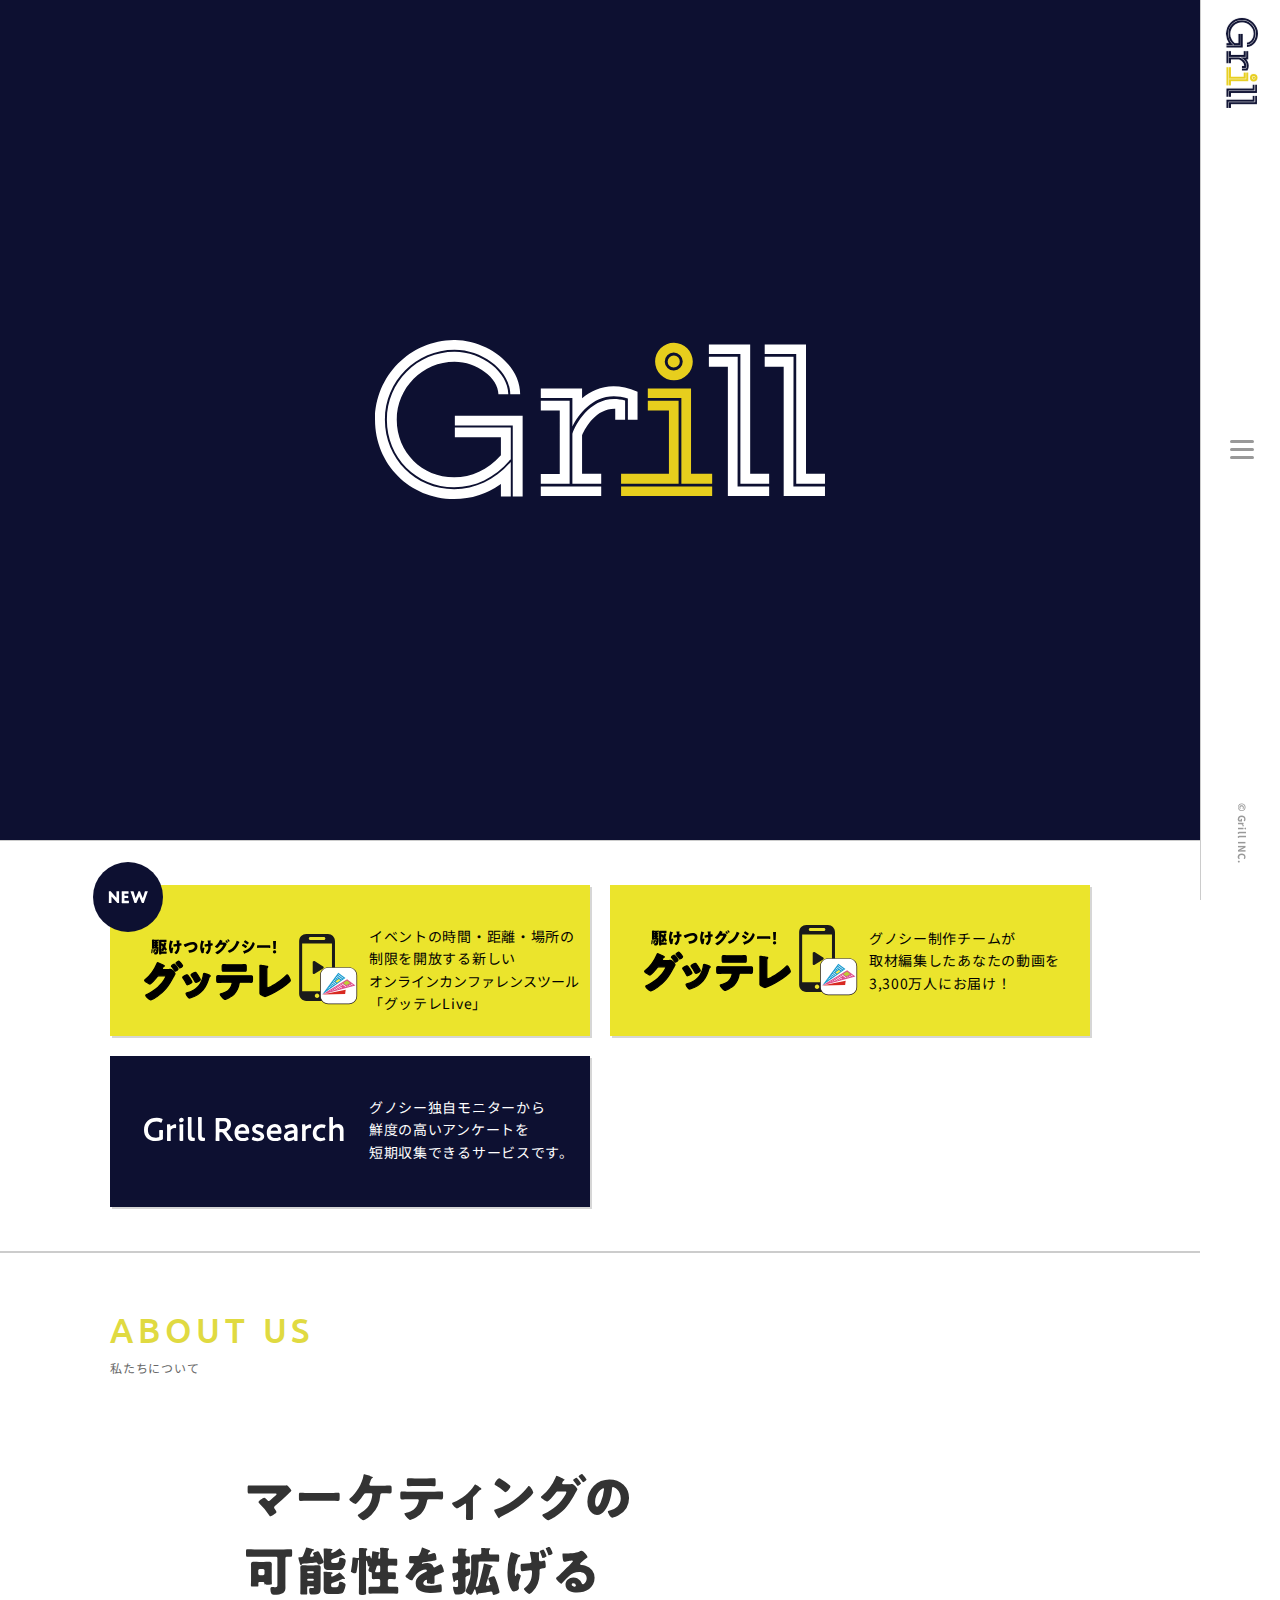
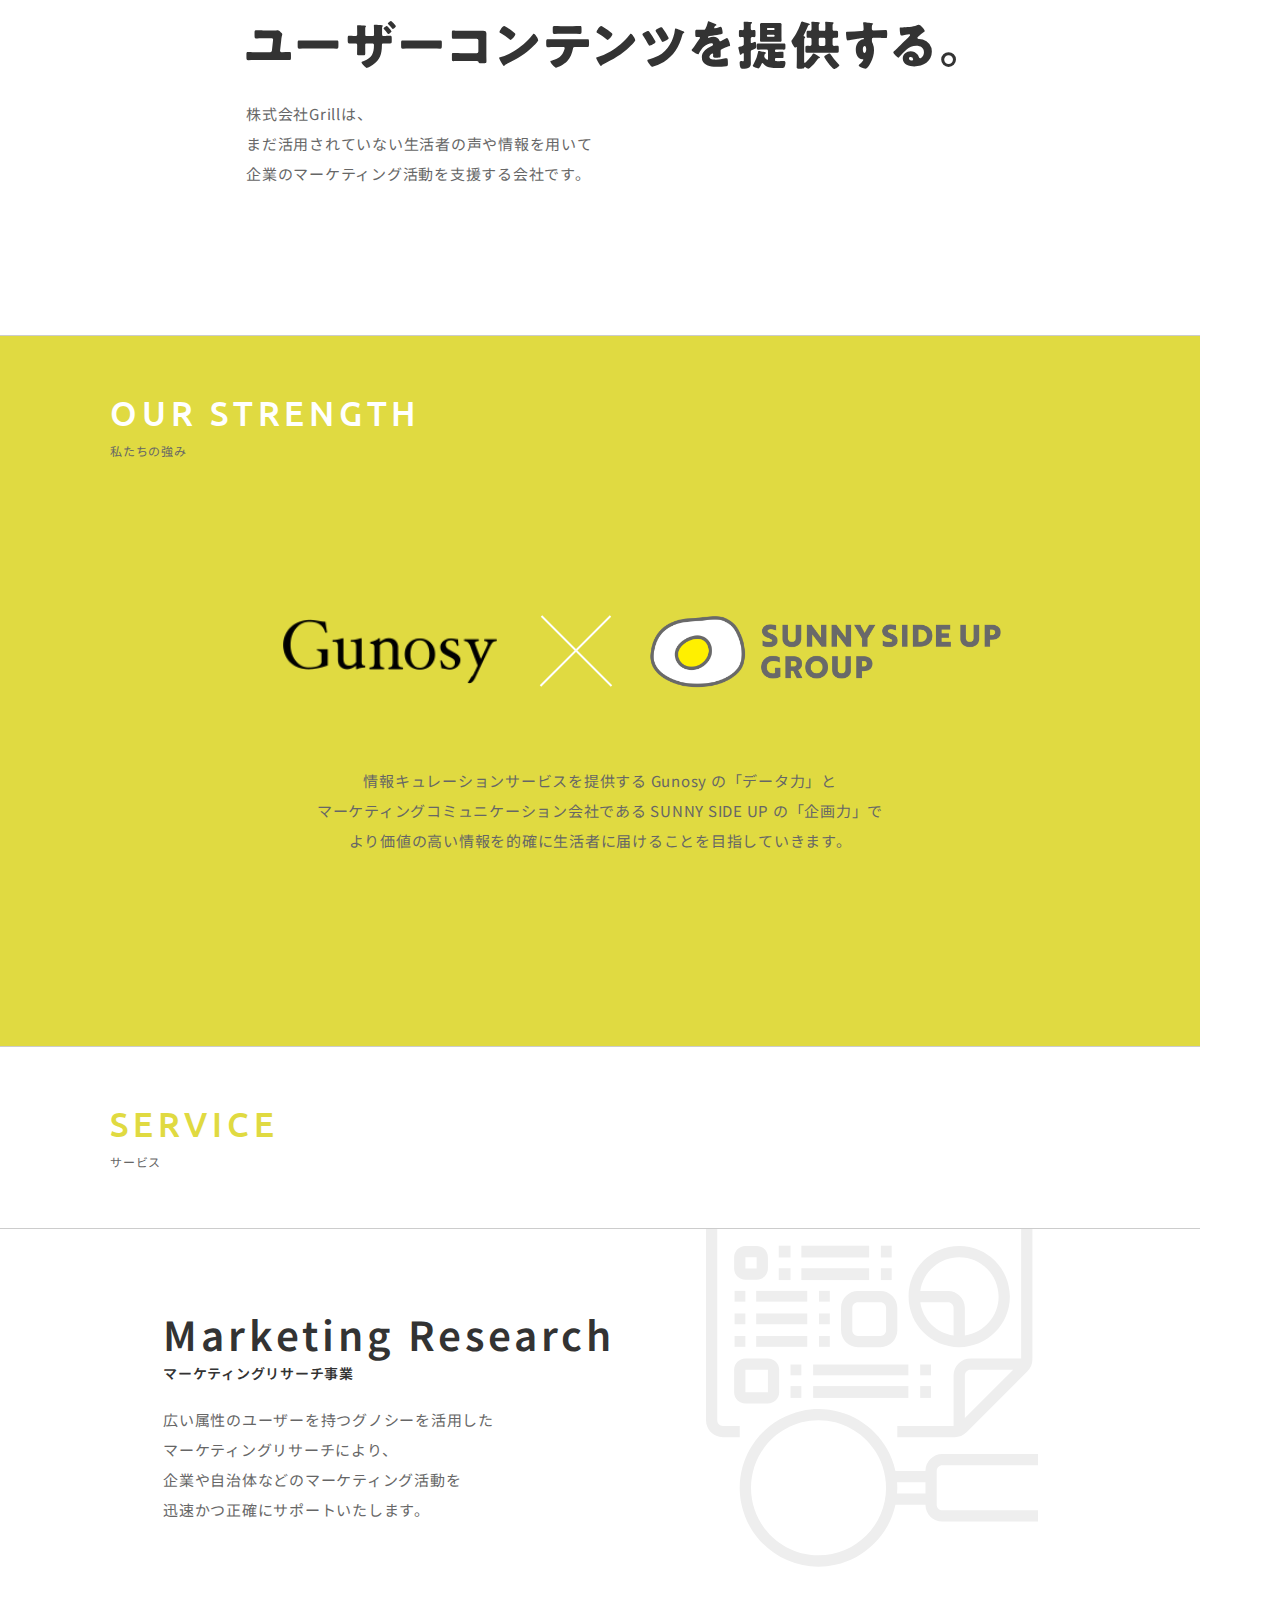
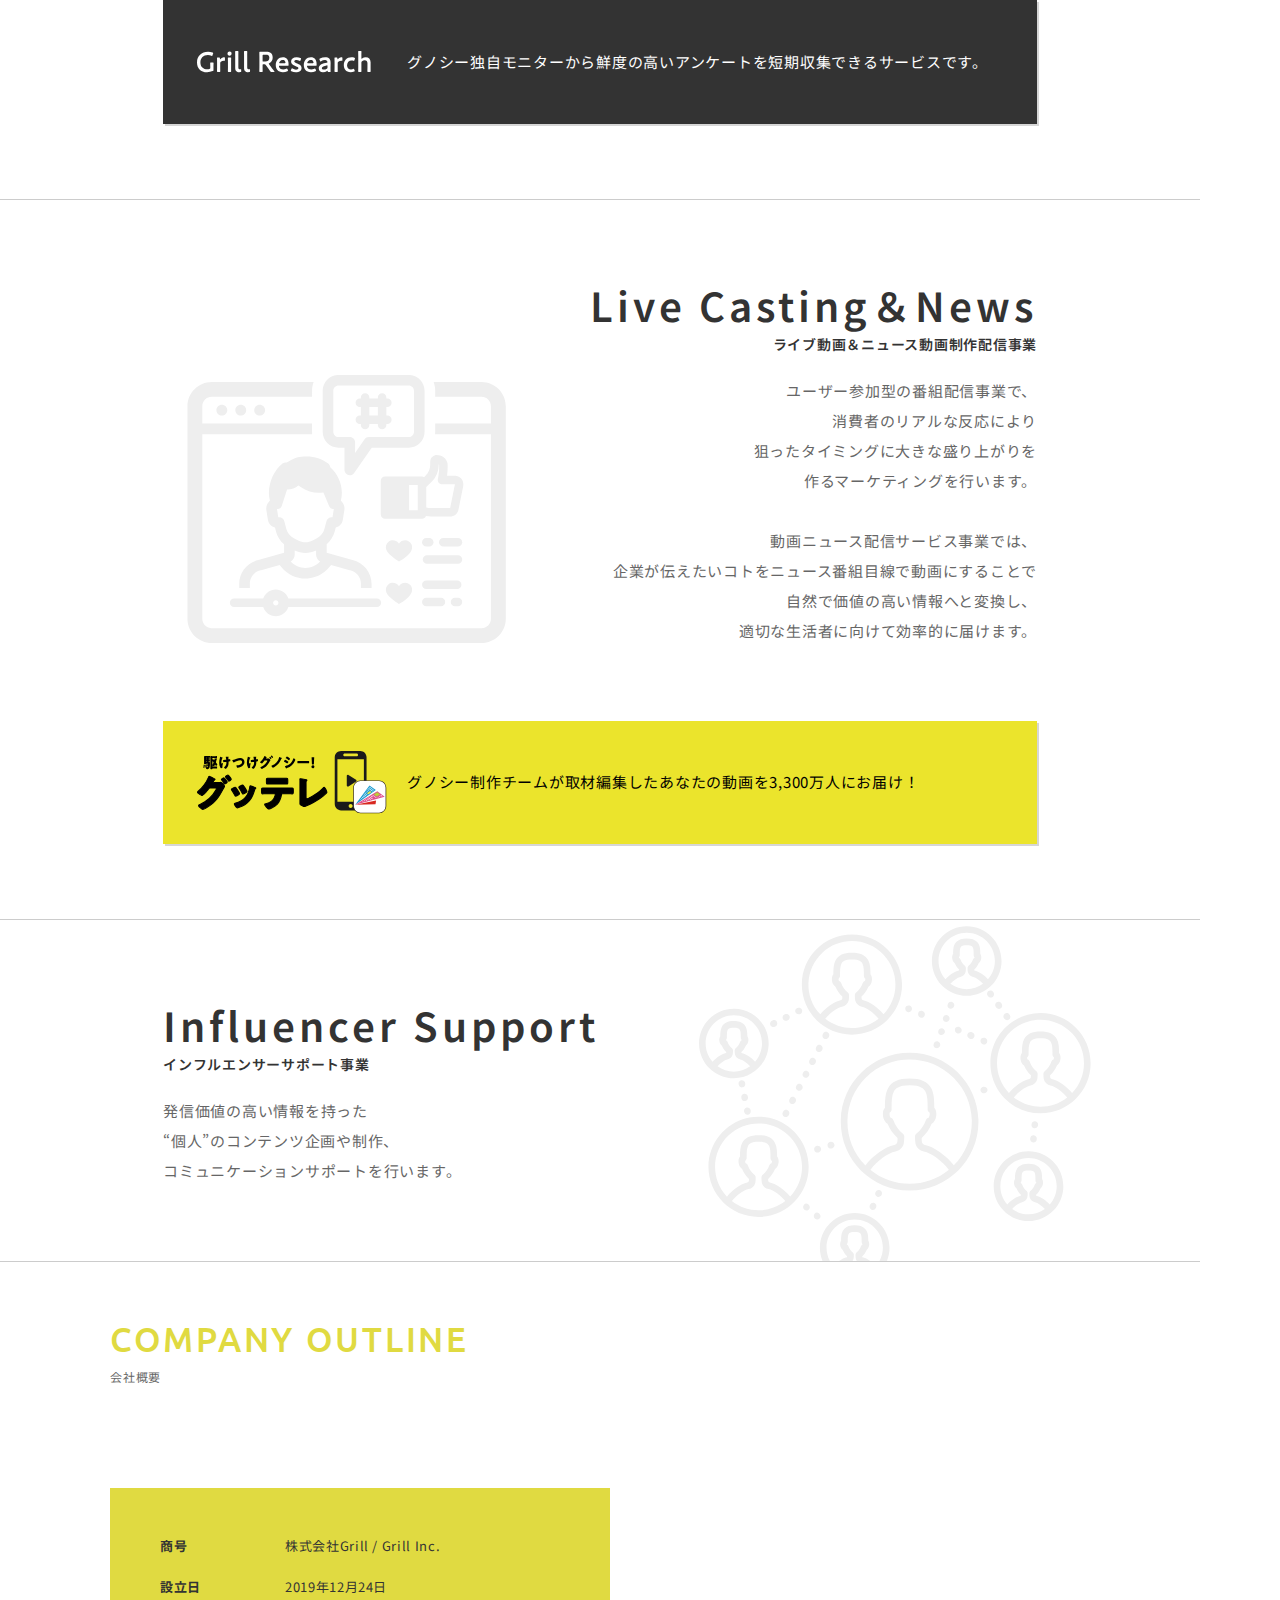
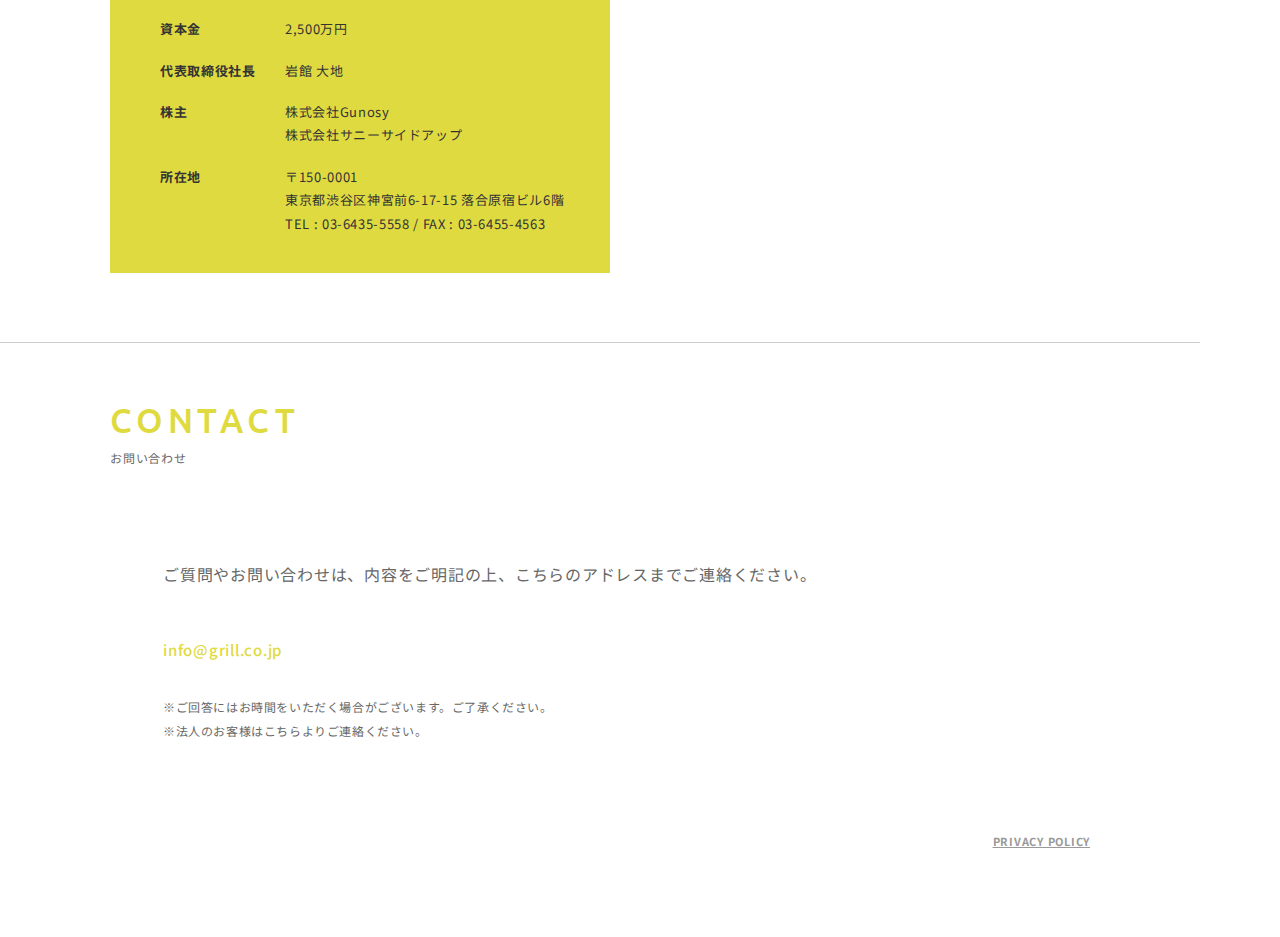
<file: index.html>
<!doctype html>
<html lang="ja">
<head>
<meta charset="utf-8">
<title>Grill</title>
<meta name="viewport" content="width=750">
<meta http-equiv="X-UA-Compatible" content="IE=edge">
<meta name="description" content="">

<link href="resources/css/base.css" media="all" rel="stylesheet">
<link rel="icon" href="/favicon.png">
<link rel="shortcut icon" href="/favicon.ico">

<script src="resources/js/viewport.js"></script>
<script src="//ajax.googleapis.com/ajax/libs/jquery/3.1.1/jquery.min.js"></script>
<script src="resources/js/slick.min.js"></script>
<script src="//maps.google.com/maps/api/js?key=AIzaSyD_c8qfHr7oK5crbDlnG1ZBBONw8dUVETE"></script>
<script src="resources/js/base.js"></script>

<!--[if lt IE 9]>
<script src="/resources/js/html5shiv.min.js"></script>
<script src="/resources/js/IE9.js"></script>
<![endif]-->

<!-- Global site tag (gtag.js) - Google Analytics -->
<script async src="https://www.googletagmanager.com/gtag/js?id=UA-150519504-1"></script>
<script>
window.dataLayer = window.dataLayer || [];
function gtag(){dataLayer.push(arguments);}
gtag('js', new Date());

gtag('config', 'UA-150519504-1');
</script>

<!-- Facebook Pixel Code -->
<script>
  !function(f,b,e,v,n,t,s)
  {if(f.fbq)return;n=f.fbq=function(){n.callMethod?
  n.callMethod.apply(n,arguments):n.queue.push(arguments)};
  if(!f._fbq)f._fbq=n;n.push=n;n.loaded=!0;n.version='2.0';
  n.queue=[];t=b.createElement(e);t.async=!0;
  t.src=v;s=b.getElementsByTagName(e)[0];
  s.parentNode.insertBefore(t,s)}(window, document,'script',
  'https://connect.facebook.net/en_US/fbevents.js');
  fbq('init', '545254853067958');
  fbq('track', 'PageView');
</script>
<noscript><img height="1" width="1" style="display:none"
  src="https://www.facebook.com/tr?id=545254853067958&ev=PageView&noscript=1"
/></noscript>
<!-- End Facebook Pixel Code -->

</head>
<body id="PageTop" class="home">


<header>
	<h1><a href="#PageTop"><img src="resources/images/base/logo.svg" alt="Grill"></a></h1>

	<nav class="menu">
		<ul>
			<li><a href="#SecHome"><span>HOME</span>ホーム</a></li>
            <li><a href="#SecAbout"><span>ABOUT US</span>私たちについて</a></li>
            <li><a href="#SecStrength"><span>OUR STRENGTH</span>私たちの強み</a></li>
            <li><a href="#SecService"><span>SERVICE</span>サービス</a></li>
            <li><a href="#SecCompany"><span>COMPANY OUTLINE</span>会社概要</a></li>
            <li><a href="#SecContact"><span>CONTACT</span>お問い合わせ</a></li>
		</ul>
	</nav>
</header>



<main>

    <section id="SecHome">
        <article class="topics">
            <div>
                <time datetime="2020-03-04">2020.03.04</time>
                <p><a href="/gutelelive/">イベントにおける時間・距離・場所の制限を開放する新しいオンラインカンファレンスツール「グッテレLive」をリリース！</a></p>
            </div>
            <div>
                <time datetime="2020-02-04">2020.02.04</time>
                <p><a href="/gutele/">グノシー動画制作チームが取材した動画を、グノシーで流せる！ 『グッテレ』サービス開始！</a></p>
            </div>
            <div>
                <time datetime="2019-10-25">2019.10.25</time>
                <p>株式会社Grillを設立しました。</p>
            </div>
            <!--<a href="">
                <time datetime="2019-10-25">2019.10.25</time>
                <p>株式会社Grillを設立しました。</p>
            </a>-->
        </article>
    </section>


    <section id="SecAsideContent">
        <ul class="content__list">
            <li class="contentGutele">
                <b>NEW</b>
                <a href="/gutelelive" target="_blank">
                    <h2><img src="resources/images/content/gutele.svg" alt="駆けつけグノシー グッテレ!"></h2>
                    <p>イベントの時間・距離・場所の制限を開放する新しい<br><span>オンラインカンファレンスツール</span><br>「グッテレLive」</p>
                </a>
            </li>
            <li class="contentGutele">
                <a href="/gutele" target="_blank">
                    <h2><img src="resources/images/content/gutele.svg" alt="駆けつけグノシー グッテレ!"></h2>
                    <p>グノシー制作チームが<br>取材編集したあなたの動画を<br>3,300万人にお届け！</p>
                </a>
            </li>
            <li class="contentResearch">
                <a href="/research" target="_blank">
                    <h2><img src="resources/images/content/research.svg" alt="Grill Research"></h2>
                    <p>グノシー独自モニターから<br>鮮度の高いアンケートを<br>短期収集できるサービスです。</p>
                </a>
            </li>
        </ul>
    </section>


    <section id="SecAbout">
        <article class="sec inner">
            <h2><span>ABOUT US</span>私たちについて</h2>
            <p><strong>
                <img src="resources/images/about/text_pc.svg" alt="マーケティングの可能性を広げるユーザーコンテンツを提供する・" class="hiddenSp">
                <img src="resources/images/about/text_sp.svg" alt="マーケティングの可能性を広げるユーザーコンテンツを提供する・" class="hiddenPc">
            </strong></p>
            <p>株式会社Grillは、<br>まだ活用されていない生活者の声や情報を用いて<br>企業のマーケティング活動を支援する会社です。</p>
        </article>
    </section>


    <section id="SecStrength">
        <article class="sec inner">
            <h2><span>OUR STRENGTH</span>私たちの強み</h2>
            <p><strong><img src="resources/images/strength/gunocy.svg" alt="Gunosy"></strong><strong><img src="resources/images/strength/ssu.png" alt="SUNNY SIDE UP"></strong></p>
            <p>情報キュレーションサービスを提供する <br class="brkSp">Gunosy の「データ力」と<br>
            マーケティングコミュニケーション会社である <br class="brkSp">SUNNY SIDE UP の「企画力」で<br>
            より価値の高い情報を的確に<br class="brkSp">生活者に届けることを<br class="brkSp">目指していきます。</p>
        </article>
    </section>


    <section id="SecService">
        <article class="sec">
            <h2 class="inner"><span>SERVICE</span>サービス</h2>
            <ul class="service__list">
                <li>
                    <div class="inner">
                        <h3><span>Marketing <br class="brkSp">Research </span>マーケティングリサーチ事業</h3>
                        <p>広い属性のユーザーを持つグノシーを活用した<br>
                        マーケティングリサーチにより、<br>
                        企業や自治体などのマーケティング活動を<br>
                        迅速かつ正確にサポートいたします。</p>
                        <div class="aside__cont contentResearch">
                            <a href="/research" target="_blank">
                                <h2><img src="resources/images/content/research.svg" alt="Grill Research"></h2>
                                <p>グノシー独自モニターから鮮度の高いアンケートを短期収集できるサービスです。</p>
                            </a>
                        </div>
                    </div>
                </li>
                <li>
                    <div class="inner">
                        <h3><span>Live<br class="brkSp"> Casting＆News</span> ライブ動画＆ニュース動画制作配信事業</h3>
                        <p>ユーザー参加型の番組配信事業で、<br>
                        消費者のリアルな反応により<br>
                        狙ったタイミングに大きな盛り上がりを<br>
                        作るマーケティングを行います。<br>
                        <br>
                        動画ニュース配信サービス事業では、<br>
                        企業が伝えたいコトをニュース番組目線で動画にすることで<br>
                        自然で価値の高い情報へと変換し、<br>
                        適切な生活者に向けて効率的に届けます。</p>
                        <div class="aside__cont contentGutele">
                            <a href="/gutele" target="_blank">
                                <h2><img src="resources/images/content/gutele.svg" alt="駆けつけグノシー グッテレ!"></h2>
                                <p>グノシー制作チームが取材編集したあなたの動画を3,300万人にお届け！</p>
                            </a>
                        </div>
                    </div>
                </li>
                <li>
                    <div class="inner">
                        <h3><span>Influencer <br class="brkSp">Support</span> インフルエンサーサポート事業</h3>
                        <p>発信価値の高い情報を持った<br>
                        “個人”のコンテンツ企画や制作、<br>
                        コミュニケーションサポートを行います。</p>
                    </div>
                </li>
            </ul>
        </article>
    </section>


    <section id="SecCompany">
        <article class="sec inner">
            <h2><span>COMPANY OUTLINE</span>会社概要</h2>
            <dl class="outline__list">
                <dt>商号</dt>
                <dd>株式会社Grill / Grill Inc.</dd>
                <dt>設立日</dt>
                <dd>2019年12月24日</dd>
                <dt>資本金</dt>
                <dd>2,500万円</dd>
                <dt>代表取締役社長</dt>
                <dd>岩館 大地</dd>
                <dt>株主</dt>
                <dd>株式会社Gunosy<br>
                株式会社サニーサイドアップ</dd>
                <dt>所在地</dt>
                <dd>〒150-0001<br>
                東京都渋谷区神宮前6-17-15 落合原宿ビル6階<br>
                TEL : 03-6435-5558 / FAX : 03-6455-4563</dd>
            </dl>
            <figure id="OfficeMap"></figure>
        </article>
    </section>


    <section id="SecContact">
        <article class="sec inner">
            <h2><span>CONTACT</span>お問い合わせ</h2>
            <div class="info__text">
                <p>ご質問やお問い合わせは、内容をご明記の上、<br class="brkSp">こちらのアドレスまでご連絡ください。</p>
                <a href="&#109;a&#105;&#108;&#116;o&#58;info&#64;g&#114;&#105;ll.co.jp">i&#110;&#102;o&#64;&#103;r&#105;&#108;l&#46;c&#111;&#46;&#106;&#112;</a>
                <ul class="note">
                    <li>※ご回答にはお時間をいただく場合がございます。ご了承ください。</li>
                    <li>※法人のお客様はこちらよりご連絡ください。</li>
                </ul>
            </div>
            <span class="privacyBtn moadlBtn">PRIVACY POLICY</span>
        </article>
    </section>

    <section class="privacy moadlCont">
        <h2><span>Privacy Policy </span>プライバシーポリシー</h2>
        <p>株式会社Grill（以下「当社」といいます。）は、当社が取得する個人情報を含む利用者等（以下「利用者」といいます。）の情報（以下「利用者情報」といいます。）の取得及び取扱いについて、以下のとおりプライバシーポリシー（以下「本ポリシー」といいます。）を定めます。なお、当社は、本ポリシーとは別に、当社の提供する個別のサービスに応じたプライバシーポリシー等を定めることがありますが、それらのプライバシーポリシー等と共に本ポリシーが重畳的に適用され、内容が矛盾抵触する場合は当該プライバシーポリシー等の内容が優先されるものとします。</p>
        <ol>
            <li>取得する利用者情報及び取得方法<br>
当社は、以下のような利用者情報を適法かつ適正な方法により取得します。<br>
<br>
(1) 当社の提供するサービス（当社ウェブサイトを含み、以下「本サービス」といいます）の利用者に関する情報<br>
・氏名、生年月日・年齢、性別、住所、電話番号、メールアドレス、所属先・会社名、役職<br>
・位置情報（GPS情報。数メートルの程度の精度で、概ね1時間又はお客様が移動する際に当社が取得します。）但し、携帯端末等の設定で位置情報の使用を許可していない場合、および本サービスでの位置情報の取得について同意をしなかった場合には、位置情報は提供されません。<br>
・当社が定める入力フォームに利用者が入力する情報（アンケート調査における回答を含む）<br>
・利用者が、SNS等の外部サービスとの連携を許可する際に、当該外部サービス又は当社から利用者に明示した情報<br>
・後記(2)記載の情報、等 <br>
<br>
(2) 行動ターゲティング広告（*1）を配信するために取得する情報<br>
当社は、当社又は当社のパートナー（*2）のサイト若しくはアプリを対象に行動ターゲティング広告を配信しております。当社は、当社又は当社のパートナーのサイト若しくはアプリケーション（以下「対象サイト」という）を閲覧、クリック等するお客様から、以下の情報を自動的に取得する場合があります。<br>
・端末情報、閲覧したサイトのURL及びアプリケーションの識別子等の情報、リファラ（検索ワード）、ユーザーエージェント、IPアドレス、対象サイトへのアクセス履歴及び当該対象サイトからの行動履歴（会員登録、ダウンロード、商品購入等の行動履歴）、広告識別子（IDFAまたはGoogle Advertising ID等）、クッキー情報、等<br>
<br>
（*1）行動ターゲティング広告とは、利用者の行動履歴情報等を利用して出し分けられる、利用者の興味や関心等に適した広告を指します。<br>
（*2）当社のパートナーとは、当社グループ企業のネットワーク広告サービスに関する広告主、媒体社その他の外部提携事業者（当社グループ企業を含みます。）を指します。<br><br>
            </li>
            <li>利用目的<br>
当社は、取得した利用者情報を以下の目的を達成するために必要な範囲で利用します。<br>
<br>
(1) 本サービスの利用者の利用者情報<br>
① 本サービスの提供、維持、保護及び改善のため<br>
② 本サービスに関する登録の受付、本人確認等本サービスの提供、維持、保護及び改善のため<br>
③ 本サービスに関するご案内、お問い合せ等への対応のため<br>
④ 本サービスに関する当社の規約、ポリシー等（以下「規約等」といいます。）に違反する行為に対する対応のため<br>
⑤ 本サービスに関する規約等の変更などを通知するため<br>
⑥ 本サービスの利用状況の調査、分析のため<br>
⑦ 新サービスの開発、マーケティング調査等に役立てるため<br>
⑧ アンケート調査の実施、回答結果の集計・分析、活用、統計情報等の公表・報告（アンケートを当社のパートナーから依頼された場合には当該パートナーへの報告）のため<br>
⑨ 本サービスに関連して、個人を識別できない形式に加工した統計データを作成するため。なお、統計データについては当社のパートナー又は将来パートナーとなる可能性のある会社と共有することがあります（個人を特定できるような情報は開示されません）。<br>
⑩ 広告の配信または表示のため、広告に関する取引のため<br>
⑪ 動画コンテンツ等の情報提供に関する取引のため<br>
⑫ 株主、投資家、報道機関その他のステークホルダーとの連絡、情報提供、管理、義務履行、権利行使のため<br>
⑬ 広報・IR活動のため上記の利用目的に付随する利用目的のため<br>
但し、位置情報については上記①（天気情報の提供、クーポン情報の提供を含む、本サービスの提供）、⑦、⑧、⑨、⑩、および⑪の目的でのみ利用いたします。<br>
(2) 行動ターゲティング広告を配信するために取得する情報<br>
① 利用者の閲覧状況やクリックなどの行動履歴情報等を分析し、利用者の興味関心に応じた商品・サービスに関する広告を配信又は表示するため。なお、当社のパートナーの運営するサービス上で本サービスに関連する広告を配信することもあります。<br>
② 広告の利用状況や効果を調査・測定・分析（当社のパートナーによる測定・分析を含みます。）するため、またそれらを踏まえて配信ロジック等の改良、分析、マーケティング調査を行うため<br>
③ 本サービスにおける利用者の利用状況等を調査、分析し、本サービスを利用者のニーズに即したものに改善するなど、よりよいサービスにするため<br>
④ 行動ターゲティング広告に関するお問い合わせ等への対応のため<br>
⑤ 広告の利用状況等について個人を識別できない形式に加工した統計データを作成するため<br>
⑥ 本サービスの利用者数や広告の閲覧数、利用者の興味関心、利用状況等（当社のパートナーを介して取得する情報を含みます。）を把握し、調査、分析、研究（学術的な研究を含みます。）、新しい技術の開発を行うため<br>
⑦ 上記の利用目的に付随する利用目的のため<br><br>
            </li>
            <li>個人を特定できない情報の第三者への提供<br>
当社は、本サービスの利用者の利用者情報をコンテンツパートナー、広告配信事業者、媒体社、広告会社、広告主、情報収集モジュール提供事業者、その他の資本提携、業務提携先を含む提携先企業に送信する場合があります（但し、個人を特定できるような情報は送信されません）。提供された情報は、各提携先企業の定めるプライバシーポリシーその他の規定に基づき管理されます。<br><br>
            </li>
            <li>個人情報利用の制限<br>
当社は、利用者の同意を得ず、利用目的の達成に必要な範囲を超えて個人情報（個人情報保護法第2条第1項により定義された個人情報をいいます。以下同様です。）を取り扱いません。但し、次の場合はこの限りではありません。<br>
(1) 法令に基づく場合<br>
(2) 人の生命、身体又は財産の保護のために必要がある場合であって、本人の同意を得ることが困難であるとき<br>
(3) 公衆衛生の向上又は児童の健全な育成の推進のために特に必要がある場合であって、本人の同意を得ることが困難であるとき<br>
(4) 国の機関もしくは地方公共団体又はその委託を受けた者が法令の定める事務を遂行することに対して協力する必要がある場合であって、本人の同意を得ることにより当該事務の遂行に支障を及ぼすおそれがあるとき<br>
(5) その他、個人情報保護法その他の法令で認められる場合<br><br>
            </li>
            <li>個人情報の第三者提供<br>
当社は、利用者情報のうち個人データについて、あらかじめ利用者の同意を得ることなく、第三者に提供いたしません。但し、次に掲げる場合はこの限りではありません。<br>
(1) 当社が利用目的の達成に必要な範囲内において個人情報の取扱いの全部または一部を委託する場合<br>
(2) 合併その他の事由による事業の承継に伴って個人情報が提供される場合<br>
(3) その他、個人情報保護法その他の法令で認められる場合<br><br>
            </li>
            <li>個人情報の安全管理<br>
当社は、個人情報の紛失、破壊、改ざん及び漏洩などのリスクに対して、個人情報の安全が図られるよう、以下のような安全管理措置を実施いたします。なお、当社は情報セキュリティに関する管理システムを社内に構築し、運用しております。<br>
(1)個人情報の保護に関する責任者を設置し、個人情報の安全管理に関する従業員の責任を明確にする<br>
(2)当社の従業員に対し、個人情報の取扱いに関する必要かつ適切な監督を行う<br>
(3)個人情報の取扱いの全部又は一部を委託する場合は、委託先において個人情報の安全管理が図られるよう、必要かつ適切な監督を行う<br>
(4)法令違反個人情報の紛失、漏洩等の事実を把握した場合の報告連絡体制を整える<br>
(5)個人情報へのアクセス権限者の限定等のアクセス管理をする<br><br>
            </li>
            <li>通知・公表、本ポリシーの変更<br>
7-1　当社は、本ポリシーを当社ウェブサイト上に掲示、公表しています。<br>
7-2　当社は、利用者情報の取扱いに関する運用状況を適宜見直し、継続的な改善に努めるものとし、必要に応じて、本ポリシーを変更することがあります。変更した場合には、当社ウェブサイト上に掲載いたします。変更された本ポリシーは、掲載を開始した時点から適用されるものとします。なお、法令上利用者の同意が必要となるような内容の変更の場合は、当社所定の方法で利用者の同意を得るものとします。<br><br>
            </li>
            <li>個人情報の開示<br>
当社は、利用者から、個人情報保護法の定めに基づき個人情報又は個人データに係る第三者提供記録（個人情報保護法で定義されるもの）の開示を求められたときは、本人からの請求であることを確認の上、利用者に対し、遅滞なく開示を行います（当該個人情報が存在しないときにはその旨を通知いたします。）。但し、個人情報保護法その他の法令により、当社が開示の義務を負わない場合は、この限りではありません。開示請求の方法については、こちらをご参照ください。<br><br>
            </li>
            <li>個人情報の訂正及び利用停止等<br>
当社は、利用者から、個人情報保護法の定めに基づき下記の事項について求められた場合には、同法その他の法令により当社が義務を負わないときを除き、本人からの請求であることを確認の上、遅滞なく必要な調査を行い、その結果に基づき、個人情報の内容の訂正等、利用停止又は提供停止を行い、その旨を利用者に通知します。なお、合理的な理由に基づいてこれらの措置を行わない旨の決定をしたときは、利用者に対しその旨を通知いたします。なお、個人情報の訂正等、利用停止又は提供停止の請求方法については、こちらをご参照ください。<br>
（1）個人情報が真実でないという理由によるその内容の訂正、追加又は削除（以下「訂正等」といいます。）<br>
（2）あらかじめ公表された利用目的の範囲を超えて、もしくは違法・不当な行為を助長しもしくは誘発するおそれがある方法により取り扱われているという理由、又は偽りその他不正の手段により収集されたものであるという理由による、個人情報の利用の停止<br>
（3）個人情報を利用する必要がなくなったこと、個人情報の漏洩、滅失、毀損その他の法令で定める事由が生じたこと、その他本人の権利もしくは正当な利益が害されるおそれがあることを理由とする、個人情報の利用の停止<br>
（4）第3条以外の理由で利用者の個人情報が第三者に提供されているという理由による、個人情報の第三者への提供の停止<br><br>
            </li>
            <li>お問い合わせ窓口<br>
ご意見、ご質問、苦情のお申出その他利用者情報の取扱いに関するお問い合わせについては、下記の窓口までお願い致します。<br>
<br>
E-mail：<a href="&#109;a&#105;&#108;&#116;o&#58;info&#64;g&#114;&#105;ll.co.jp">i&#110;&#102;o&#64;&#103;r&#105;&#108;l&#46;c&#111;&#46;&#106;&#112;</a><br><br>
            </li>
            <li>外部サービスとの連携<br>
本サービスにおいては、利用者が承諾することにより、第三者の運営する外部サービスのアカウントと接続、連携することができますが、利用者が外部サービスに提供した情報については、当社の管理下にあるものではなく、外部サービスの利用規約、プライバシーポリシーと当社の利用規約、プライバシーポリシーがそれぞれ別に適用されることにご注意ください。<br><br>
            </li>
            <li>外部送信、情報収集モジュールの有無<br>
12-1　当社は、利用者の利用状況調査等のために「Google Analytics」を用い、統計的な利用情報を取得しています。Google Analyticsでは、クッキー（Cookie）を使用して個人を識別する情報を含まない利用者情報を収集します。収集された利用者情報の使用等に関する詳細については、<a href="https://policies.google.com/technologies/partner-sites" target="_blank">こちら</a>をご確認ください。<br>
参考：Google Analytics公式Webサイト　http://www.google.com/analytics/<br>
12-2　当社は、本サービス内にSupership株式会社（以下「Supership」といいます。）から指定された「携帯端末の通信品質に関する情報の収集のためのSDK」及び「広告SDK」（以下「本SDK」と言います。）を組み込んでいます。Supershipは、本SDKを用いて、利用者の携帯端末情報（OS、OSバージョン、機種名等）、位置情報（GPS情報。なお、利用者の同意があった場合に限ります。）その他通信品質に関する情報を収集いたします。収集される情報には個人を識別できる情報は含まれません。なお、収集された情報は、Supershipにて通信サービスの通信品質の改善、及び広告配信等を含むマーケティングのために使用されます。Supershipは、利用者から収集した情報をSupershipの利用規約及びプライバシーポリシーに基づき使用し、管理します。詳細については、<a href="https://supership.jp/privacy/" target="_blank">Supershipのプライバシーポリシー</a>でご確認ください。なお、通信品質の改善や、マーケティング利用を望まれない場合、<a href="https://supership.jp/optout/" target="_blank">こちら</a>のリンク先に記載された手続きに従ってオプトアウトすることができます。<br>
12-3　当社は、位置情報に応じたコンテンツの配信、利用状況把握によるマーケティング情報の取得・サービス改善等を目的に、以下のサービスを利用しております。利用者は、その利用および情報の提供を承諾するものとします。<br><br>
	(1)	本サービスにおいては、ビーコンサービスを提供するため、株式会社unerry（以下「unerry」といいます。）の提供するBeacon Bankを利用しています。<br>
	(2)	本サービスにおいては、以下の情報をBeacon Bankに提供します。但し、②については、利用者が任意にオプトアウトすることができるものとします。<br>
	①スマートフォン等の端末情報（端末機種名、端末メーカー、端末OSバージョン。）<br>
	②広告識別子（IDFAまたはGoogle Advertising ID等）<br>
	③スマートフォン等にかかる位置情報<br>
	④利用者の取得した近傍のビーコンにかかる情報<br>
	⑤本サービスの利用状況にかかる情報（位置情報利用許可の有無、Bluetoothのオン／オフ、プッシュコンテンツの閲覧・開封日時、反応したビーコンの情報を含む。）<br>
	⑥当社が必要と判断した利用者のセグメント情報（年代、性別、職業など。ただし、個人情報を除く。）<br>
	(3)	unerryは、本ポリシーにより取得した情報を、当社に対して電磁的方法または書面により提供することがあるほか、当社に対するその利用者への情報配信サービスの提供、当社に対するマーケティングサービス・本サービスの利用状況の統計情報の提供、ならびにBeacon Bankにかかるサービスの品質の維持・向上およびマーケティングのために用いるものとします。また、前号④の情報については、個人を特定せず、ビーコンの発するIDを特定しない状態にて、ビーコンにかかる情報を公開することがあります。なお、unerryは、取得した情報を、個人を特定する目的で用いないものとし、同社のプライバシーポリシー（第三者提供を停止する方法を含む。）は、同社のウェブサイトにおいて提供されており、トップページにそのリンク先が明示されています。<br>
	(4)	上記のほか、unerryは、その連携する当社またはunerryが連携する事業者（広告事業社およびシステムインテグレーターを含む第三者）に対して、第(2)号に規定される情報およびこれらに係る分析情報を電磁的方法または書面により提供する可能性があります。これらのデータ提供は、オンライン広告・コンテンツの配信やその効果の測定、モバイルソリューション提供およびマーケティングを目的としてなされるものとします。<br><br>
            </li>
            <li>位置情報取得のオプトアウト<br>
利用者が当社による位置情報の取得をご希望されない場合、下記をクリックし、その手続きに従ってオプトアウトすることができます。<br>
13-1 iOSをお使いの場合<br>
サポートApple<br>
https://support.apple.com/ja-jp/HT207092<br>
13-2　Androidをお使いの場合<br>
サポートGoogle<br>
<a href="https://support.google.com/accounts/answer/3467281?hl=ja" target="_blank">https://support.google.com/accounts/answer/3467281?hl=ja</a><br><br>
            </li>
            <li>行動ターゲティング広告のオプトアウト<br>
14-1　当社は、本サービス内において行動ターゲティング広告を配信しています。行動ターゲティング広告とは、利用者の本サービスの閲覧履歴や本サービス内に掲載される広告の閲覧履歴などの行動履歴情報を利用して出し分けられる、利用者に最適化した広告を指します。当該行動履歴情報には、特定の個人を識別できる情報は含みません。利用者が当社からの行動ターゲティング広告の配信をご希望されない場合、こちらをクリックし、その手続きに従ってオプトアウトすることができます。<br>
14-2　本サービス内では、前項のほかこちら（リンク）に記載する事業者による利用者の行動履歴情報を利用した行動ターゲティング広告が配信されています。当該行動ターゲティング広告では、各事業者がクッキー（Cookie）を使用して利用者の行動履歴情報を収集します。各事業者による行動ターゲティング広告のオプトアウトはこちら（リンク）の各事業者のサイトにてお手続きください。
14-3　オプトアウトされた後は、基本的に利用者への行動ターゲティング広告の配信はされなくなりますが（行動ターゲティング広告以外の広告は配信されます。）、ブラウザの変更、クッキーの削除又は新しい端末への変更その他の事情により、オプトアウトが有効に機能せず、再度オプトアウトの手続きが必要となることがありますので、ご了承ください。 なお、オプトアウトにより、本サービス内の一部サービスが使用できなくなる場合がありますので、ご了承ください。<br><br>
            </li>
            <li>利用者関与の方法<br>
本サービスの利用者は、本サービスの利用をやめること又は本サービスのアプリをアンインストールすることで、当社による利用者情報の取得を停止することができます。<br>
<br>
2019年10月25日制定<br>
2022年4月1日改定</li>
        </ol>
        <!--<dl class="info">
            <dt>◎個人情報保護方針についてのお問合せ先</dt>
            <dd>〒107-6016 東京都港区赤坂1-12-32 アーク森ビル</dd>
            <dd>株式会社 Grill 個人情報相談受付窓口</dd>
            <dd>MAIL : <a href="&#109;a&#105;&#108;&#116;o&#58;info&#64;g&#114;&#105;ll.co.jp">i&#110;&#102;o&#64;&#103;r&#105;&#108;l&#46;c&#111;&#46;&#106;&#112;</a></dd>
        </dl>
        <dl class="sign">
            <dt>制定日 : 2019年10月25日</dt>
            <dd>株式会社 Grill</dd>
            <dd>代表取締役社長 岩館 大地</dd>
        </dl>-->
        <span class="clsBtn"></span>
    </section>


</main>



<footer>
  <p class="copy">&copy; Grill INC.</p>
</footer>


</body>
</html>
</file>
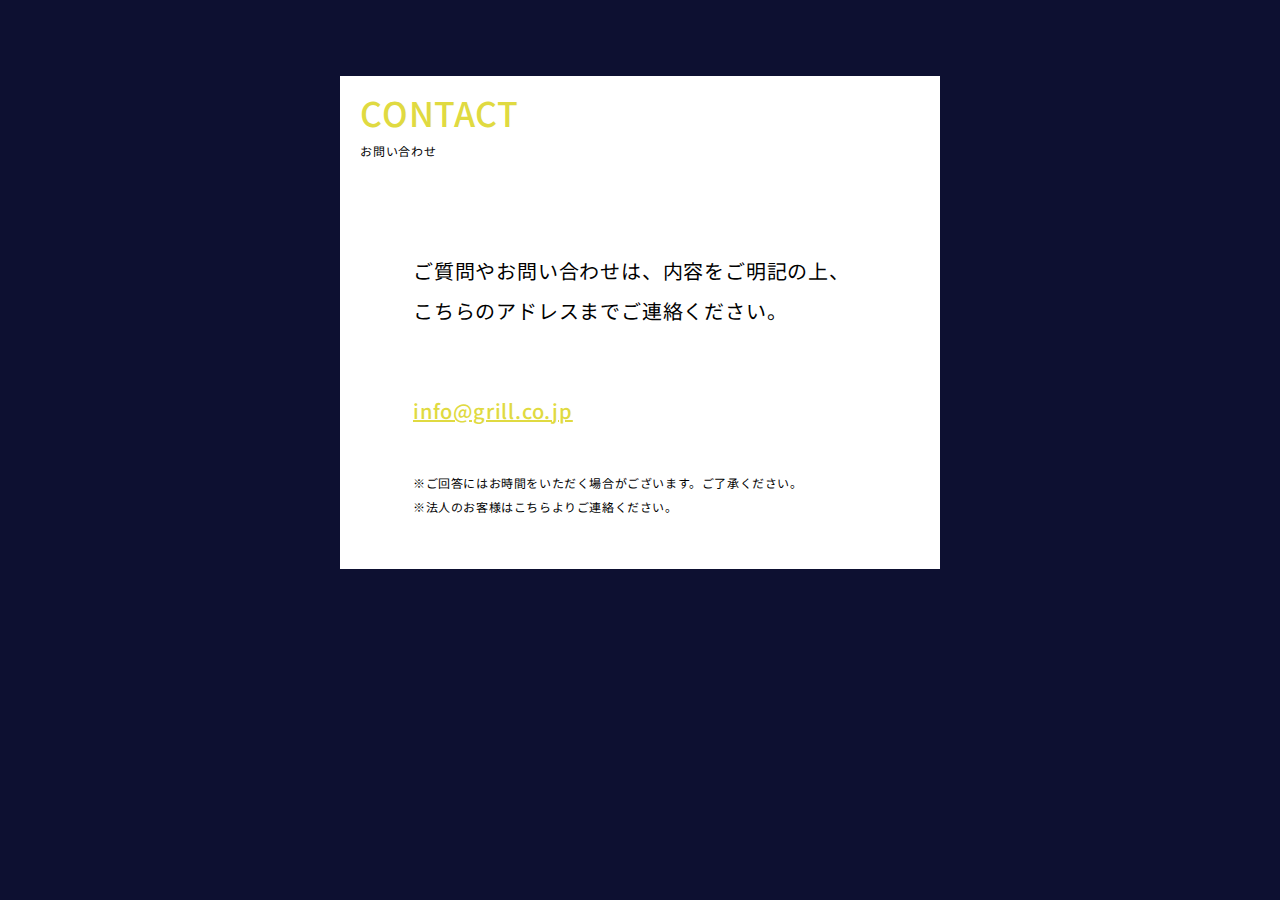
<file: contact/index.html>
<!doctype html>
<html>
<head>
<meta charset="UTF-8">
<title>CONTACT | Grill</title>
<meta name="viewport" content="width=750">
<meta http-equiv="X-UA-Compatible" content="IE=edge">
<link rel="icon" href="/favicon.png">
<link rel="shortcut icon" href="/favicon.ico">
<script src="../resources/js/viewport.js"></script>
<style>
@import url('//fonts.googleapis.com/css?family=Noto+Sans+JP:100,300,400,500,700,900');
@import url('//fonts.googleapis.com/css?family=Ubuntu:300,300i,400,400i,500,500i,700,700i&display=swap');

article,aside,details,figcaption,figure,footer,header,menu,nav,section,main {
    display:block;
}
article,aside,details,figcaption,figure,footer,header,menu,nav,section,main,
* {
	box-sizing: border-box;
	margin: 0;
	padding: 0;
}
fieldset,img {
	border: 0;
}
* {
	font-size:100%;
	max-height: 999999px;
}
body {
	font: 100%/1 'Noto Sans JP', sans-serif;
    letter-spacing: 0.05em;
}
h1,h2,h3,h4,h5,h6,b {
	font-weight: 600;
}
ol,ul,li {
  list-style: none;
}
ul,ol {
	letter-spacing: -.40em;
}
ul > li,ol > li {
	letter-spacing: 0.05em;
}
img {
	display: block;
	max-width: 100%;
	height: auto;
}
*:before,*:after {
	content: "";
	display: none;
}
body {
    width: 800px;
    margin: auto;
    background: #0D1031;
    padding: 76px 100px 50px;
}
.contact {
    background: #fff;
    padding: 20px;
}
.contact > h2 {
    margin-bottom: 28px;
    font-size: 12px;
    font-weight: normal;
}
.contact > h2 span {
    display: block;
    margin-bottom: 15px;
    color: #e0da41;
    font-size: 34px;
    font-weight: 500;
}
.info__text {
    padding: 66px 53px 30px;
    line-height: 2;
}
.info__text p {
    font-size: 20px;
}
.info__text a {
    display: block;
    margin: 3em 0 2em;
    color: #e0da41;
    font-size: 20px;
    font-weight: 500;
}
.info__text a:hover {
    text-decoration: underline;
}
.info__text .note {
    font-size: 12px;
}
@media screen and (max-device-width: 660px) {
    body {
        width: 100%;
        padding: 50px 60px 10px;
    }
    .contact > h2 {
        margin-bottom: 70px;
        font-size: 22px;
    }
    .contact > h2 span {
        margin-bottom: 25px;
        font-size: 60px;
    }
    .info__text {
        padding: 3em 0;
    }
    .info__text p {
        font-size: 24px;
    }
    .info__text a {
        font-size: 24px;
    }
    .info__text a:hover {
        text-decoration: none;
    }
    .info__text .note {
        font-size: 20px;
    }
}
</style>
<!--[if lt IE 9]>
<script src="/resources/js/html5shiv.min.js"></script>
<script src="/resources/js/IE9.js"></script>
<![endif]-->

<!-- Global site tag (gtag.js) - Google Analytics -->
<script async src="https://www.googletagmanager.com/gtag/js?id=UA-150519504-1"></script>
<script>
window.dataLayer = window.dataLayer || [];
function gtag(){dataLayer.push(arguments);}
gtag('js', new Date());

gtag('config', 'UA-150519504-1');
</script>

<!-- Facebook Pixel Code -->
<script>
  !function(f,b,e,v,n,t,s)
  {if(f.fbq)return;n=f.fbq=function(){n.callMethod?
  n.callMethod.apply(n,arguments):n.queue.push(arguments)};
  if(!f._fbq)f._fbq=n;n.push=n;n.loaded=!0;n.version='2.0';
  n.queue=[];t=b.createElement(e);t.async=!0;
  t.src=v;s=b.getElementsByTagName(e)[0];
  s.parentNode.insertBefore(t,s)}(window, document,'script',
  'https://connect.facebook.net/en_US/fbevents.js');
  fbq('init', '545254853067958');
  fbq('track', 'PageView');
</script>
<noscript><img height="1" width="1" style="display:none"
  src="https://www.facebook.com/tr?id=545254853067958&ev=PageView&noscript=1"
/></noscript>
<!-- End Facebook Pixel Code -->

</head>

<body>


<article class="contact">
    <h2><span>CONTACT</span>お問い合わせ</h2>
    <div class="info__text">
        <p>ご質問やお問い合わせは、内容をご明記の上、<br class="brkSp">こちらのアドレスまでご連絡ください。</p>
        <a href="&#109;a&#105;&#108;&#116;o&#58;info&#64;g&#114;&#105;ll.co.jp" target="_blank">i&#110;&#102;o&#64;&#103;r&#105;&#108;l&#46;c&#111;&#46;&#106;&#112;</a>
        <ul class="note">
            <li>※ご回答にはお時間をいただく場合がございます。ご了承ください。</li>
            <li>※法人のお客様はこちらよりご連絡ください。</li>
        </ul>
    </div>
</article>


</body>
</html>
</file>
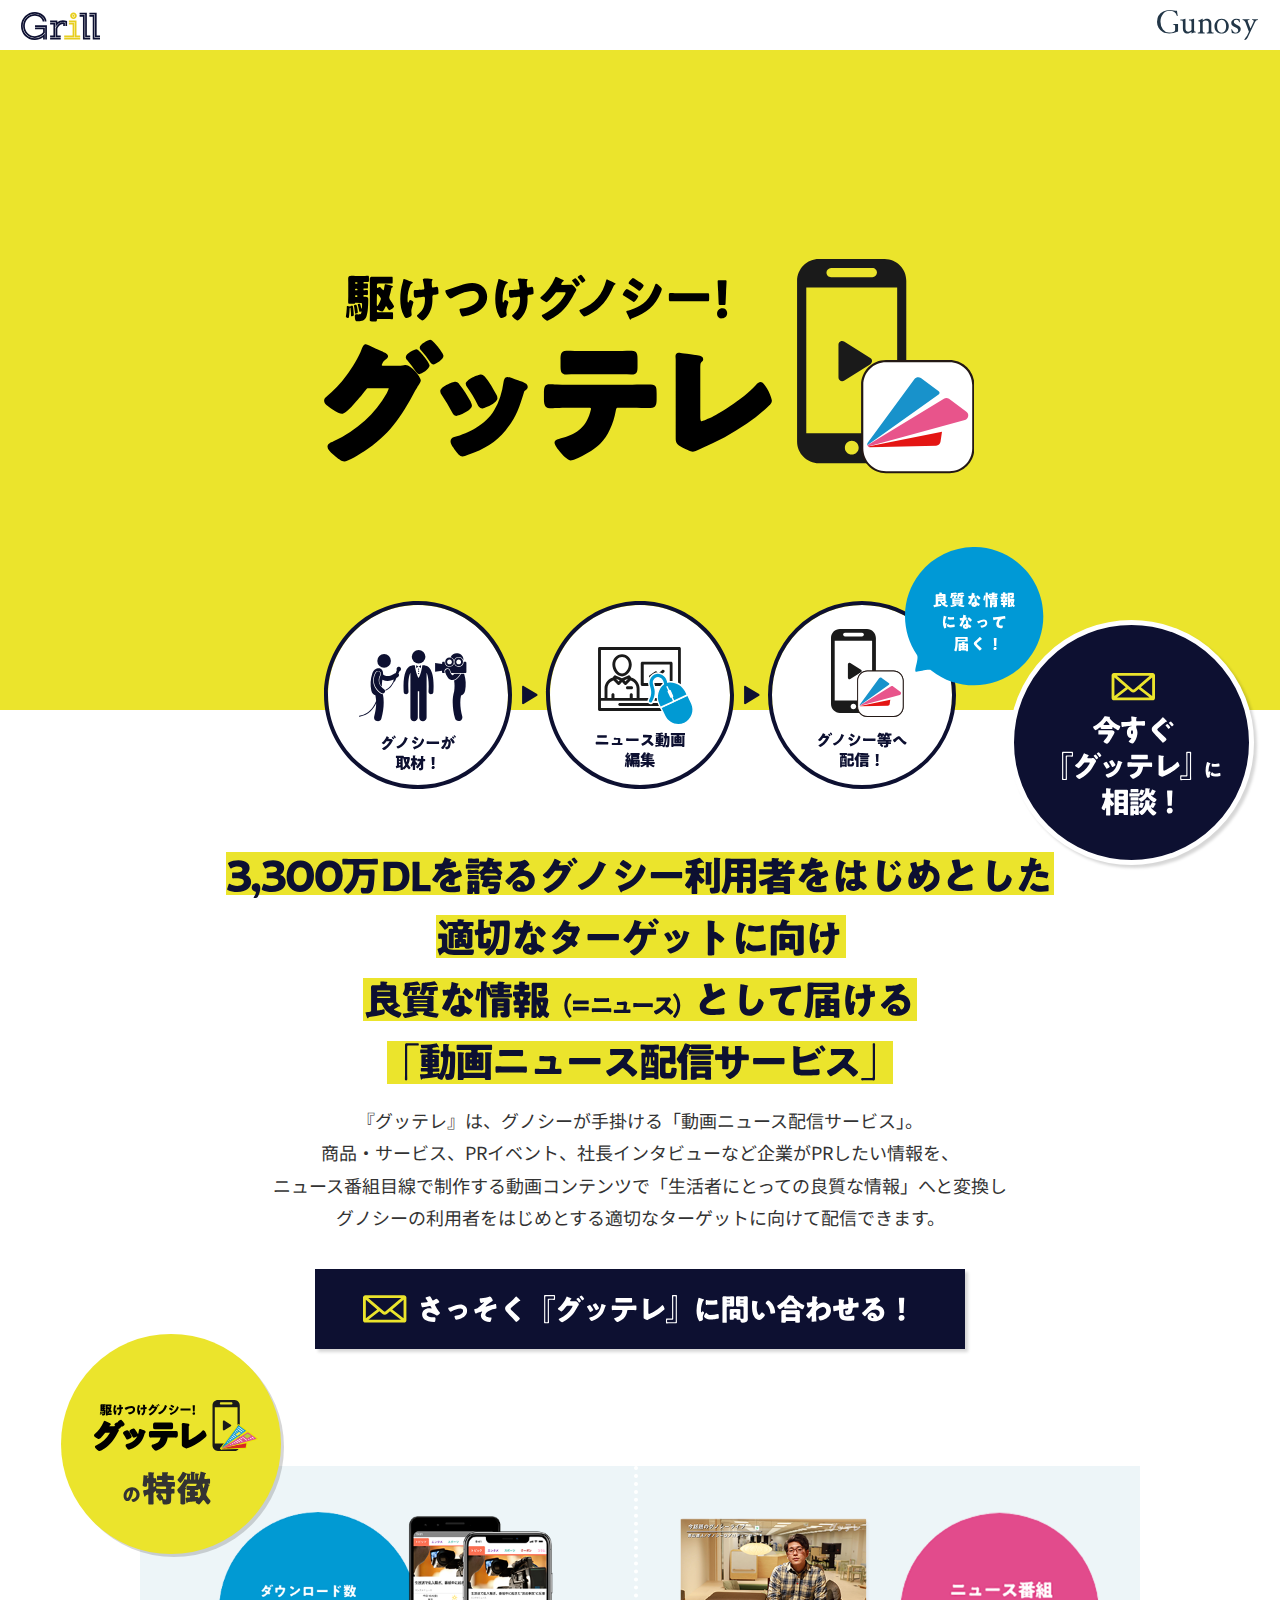
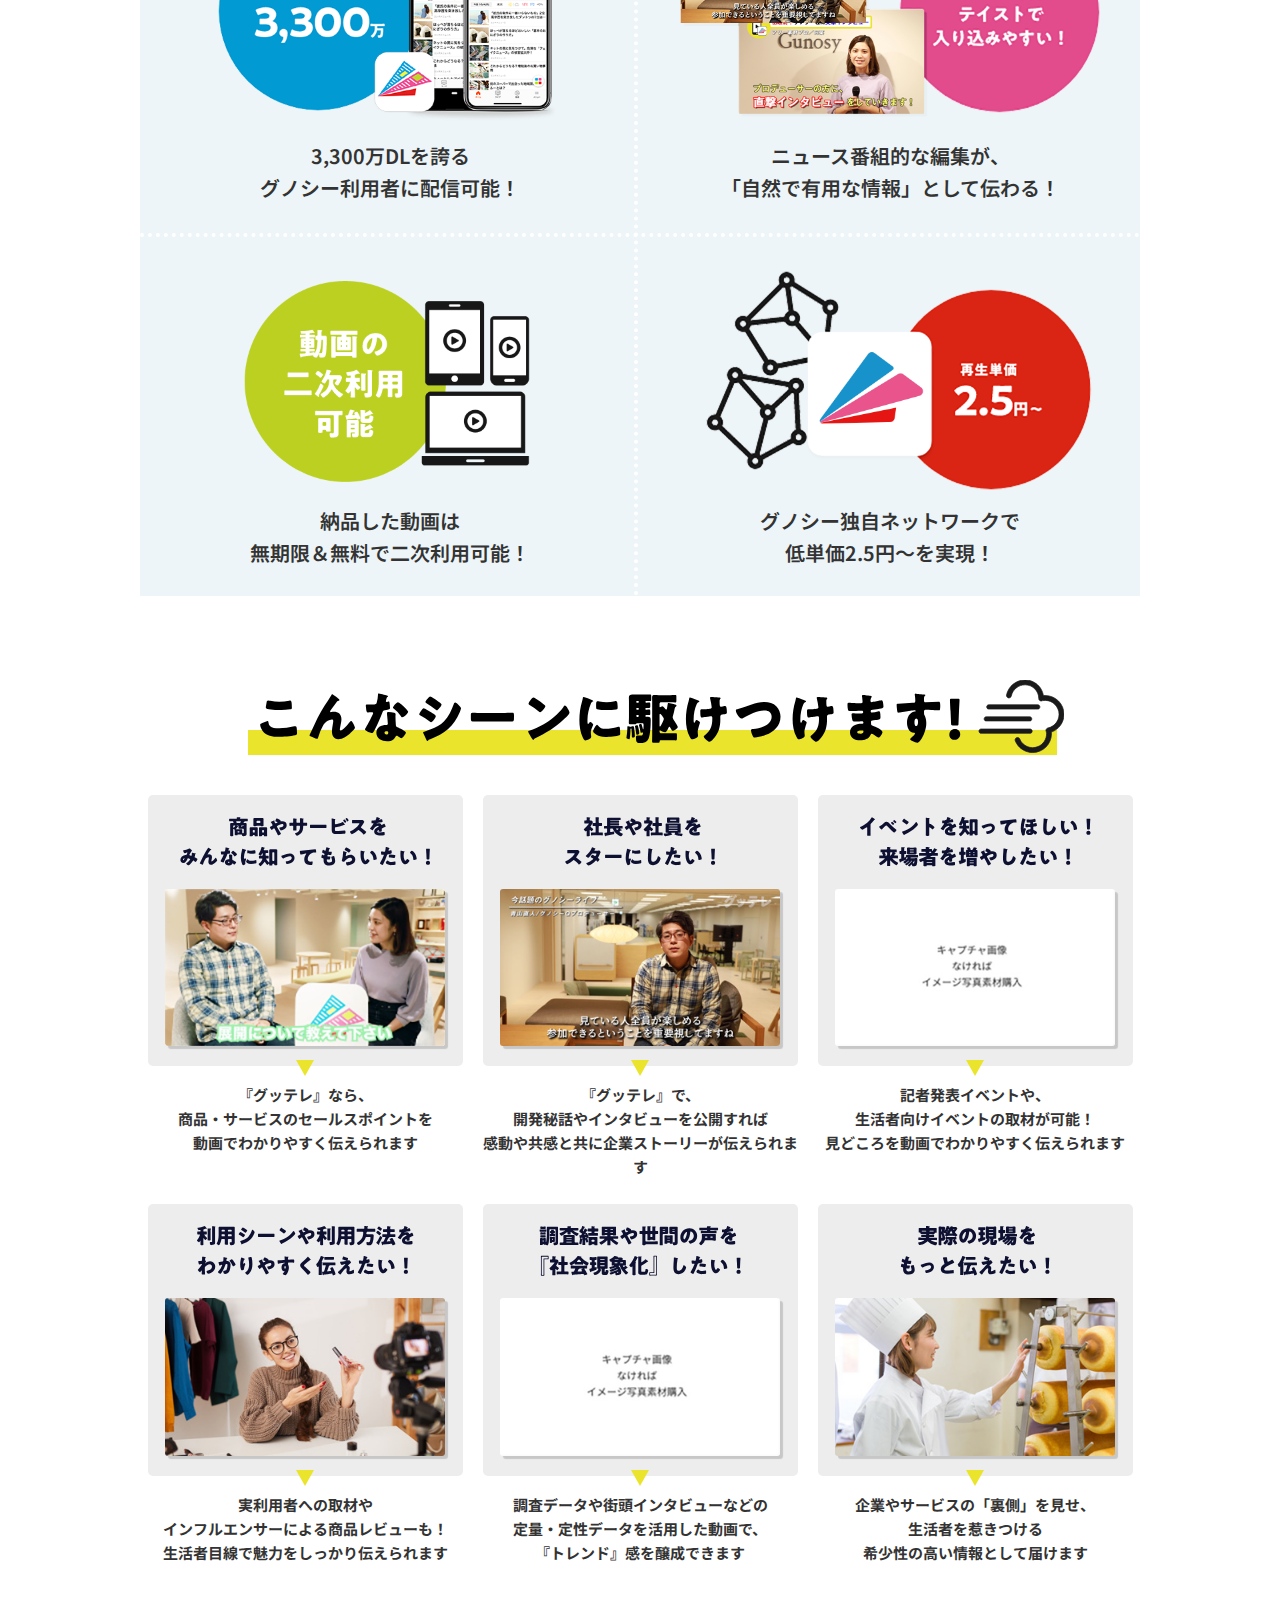
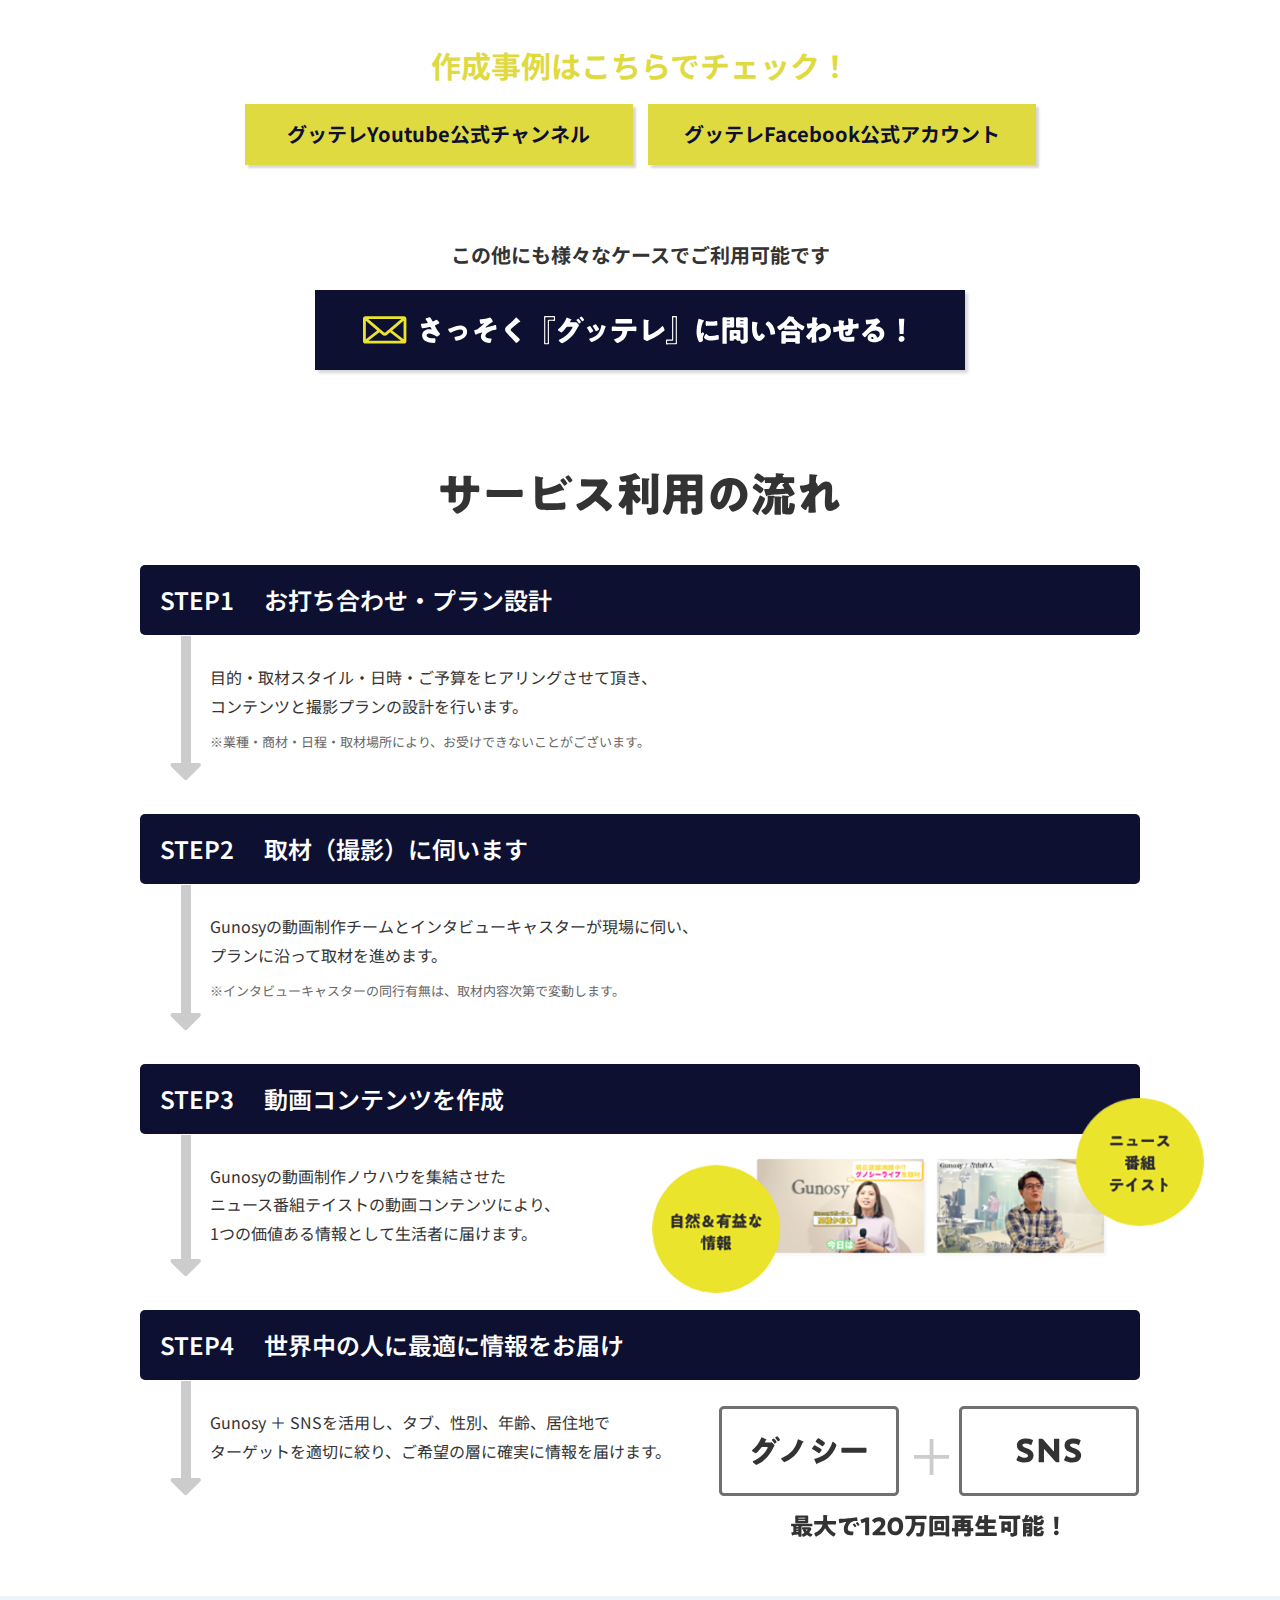
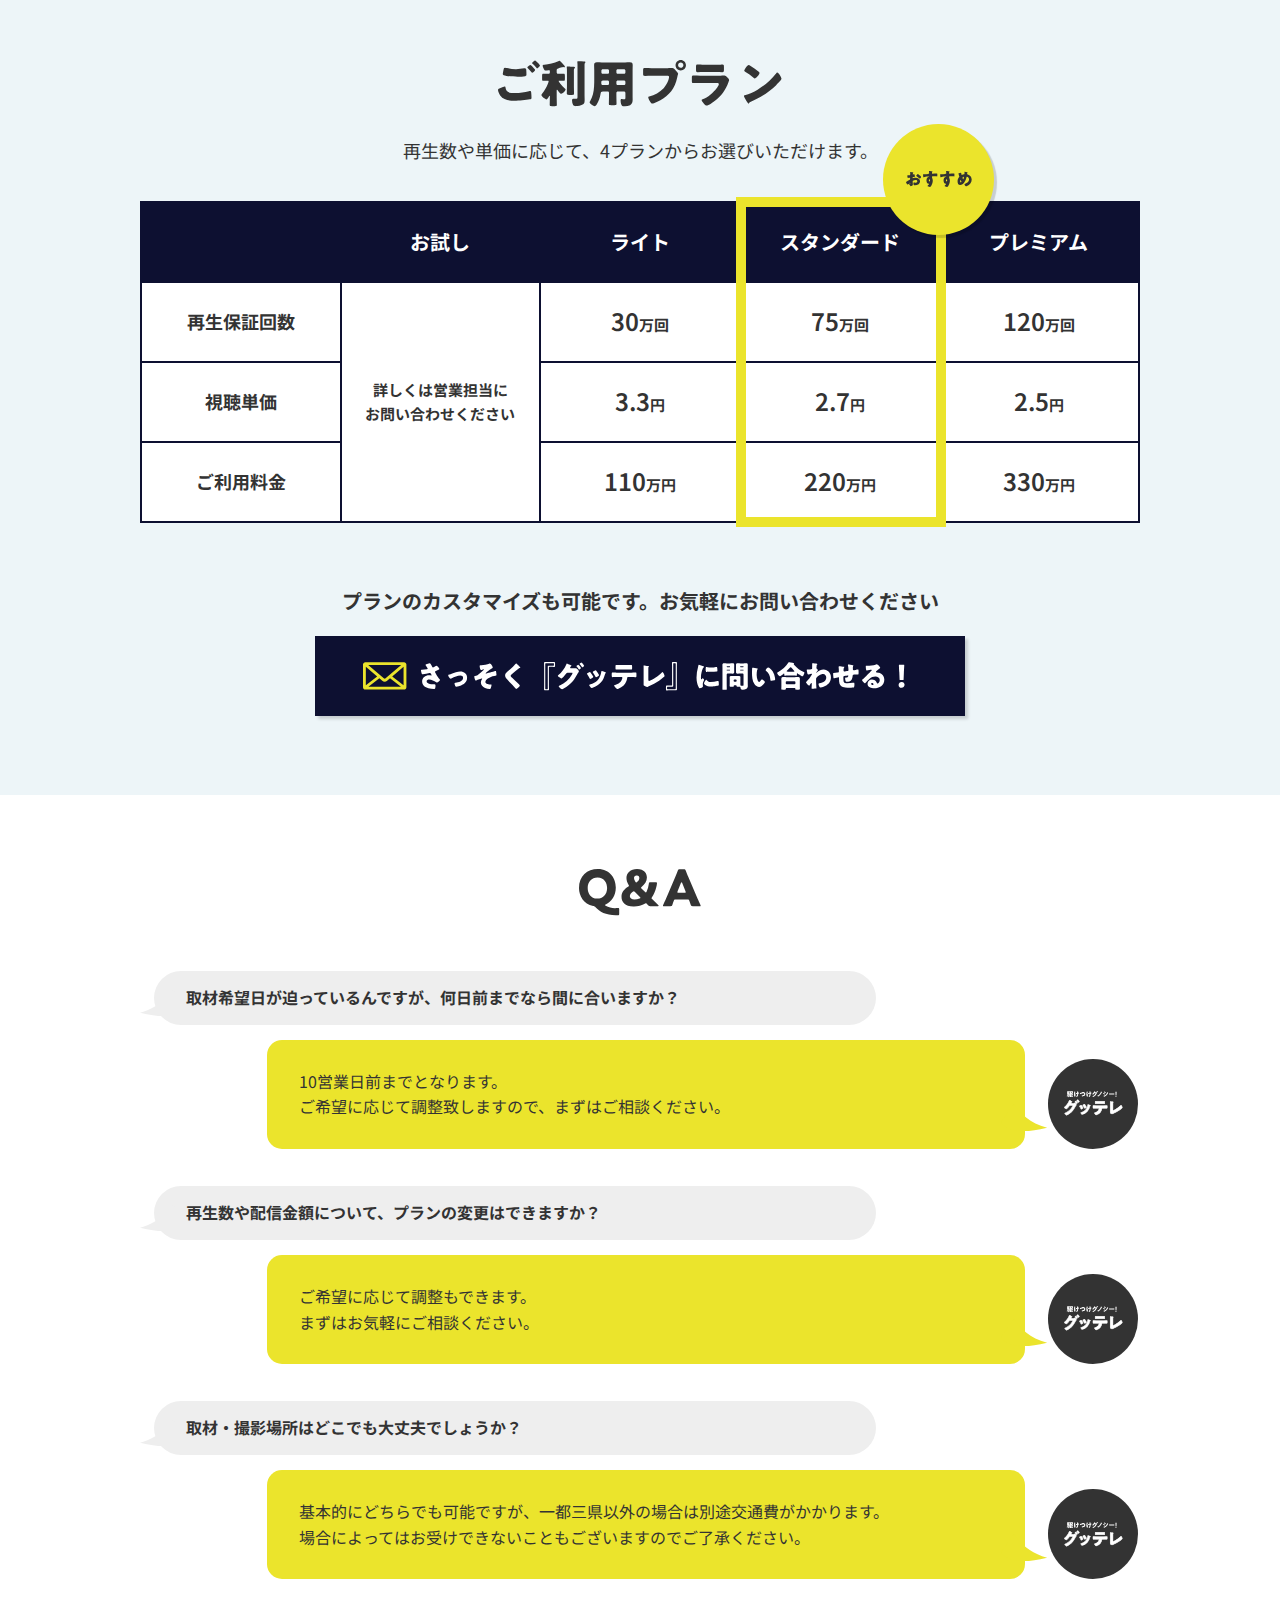
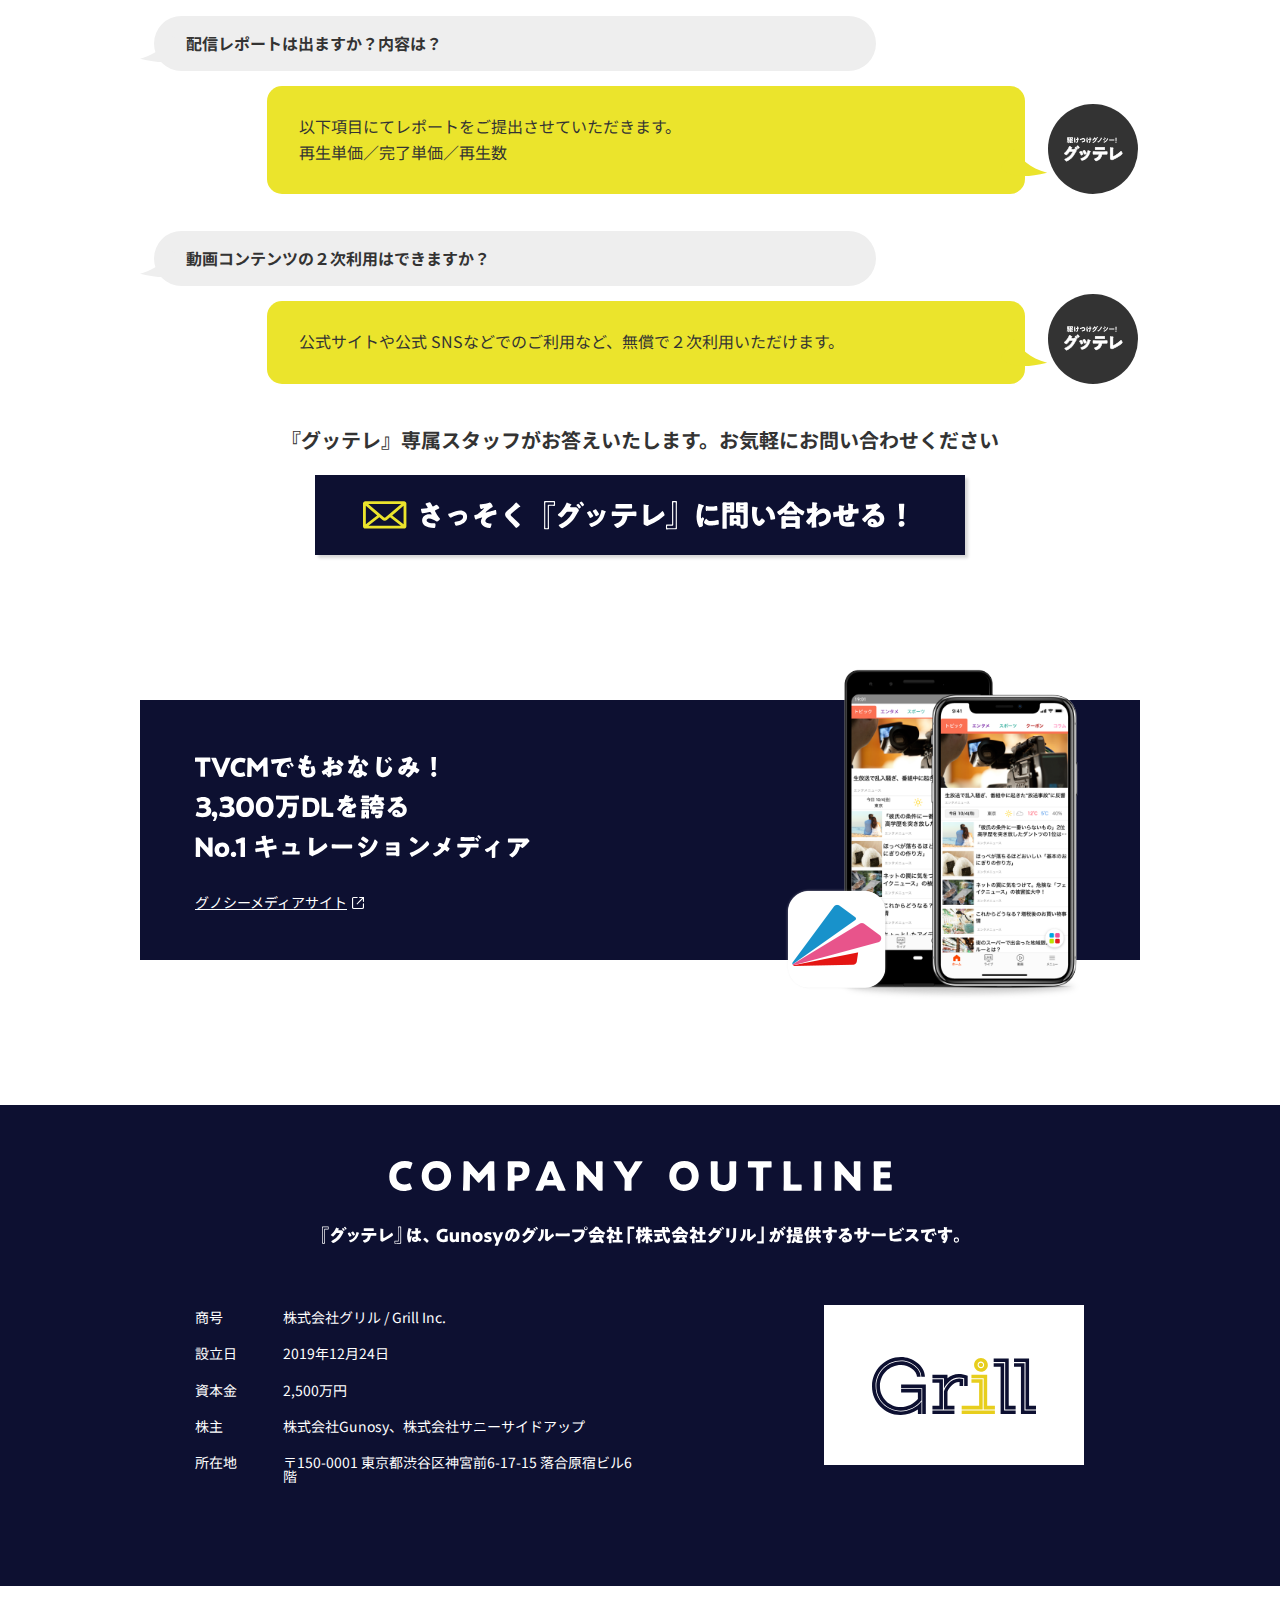
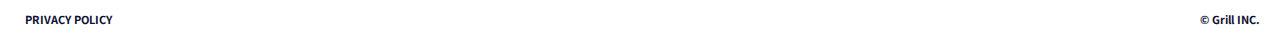
<file: gutele/index.html>
<!doctype html>
<html lang="ja">
<head>
<meta charset="utf-8">
<title>駆けつけグノシー グッテレ | Grill / Gunosy</title>
<meta name="viewport" content="width=750">
<meta http-equiv="X-UA-Compatible" content="IE=edge">

<meta name="description" content="">

<link href="resources/css/base.css" media="all" rel="stylesheet">
<link rel="icon" href="/favicon.png">
<link rel="shortcut icon" href="/favicon.ico">

<script src="resources/js/viewport.js"></script>
<script src="//ajax.googleapis.com/ajax/libs/jquery/3.1.1/jquery.min.js"></script>

<script src="resources/js/base.js"></script>


<!--[if lt IE 9]>
<script src="/resources/js/html5shiv.min.js"></script>
<script src="/resources/js/IE9.js"></script>
<![endif]-->

<!-- Global site tag (gtag.js) - Google Analytics -->
<script async src="https://www.googletagmanager.com/gtag/js?id=UA-150519504-1"></script>
<script>
window.dataLayer = window.dataLayer || [];
function gtag(){dataLayer.push(arguments);}
gtag('js', new Date());

gtag('config', 'UA-150519504-1');
</script>

<!-- Facebook Pixel Code -->
<script>
  !function(f,b,e,v,n,t,s)
  {if(f.fbq)return;n=f.fbq=function(){n.callMethod?
  n.callMethod.apply(n,arguments):n.queue.push(arguments)};
  if(!f._fbq)f._fbq=n;n.push=n;n.loaded=!0;n.version='2.0';
  n.queue=[];t=b.createElement(e);t.async=!0;
  t.src=v;s=b.getElementsByTagName(e)[0];
  s.parentNode.insertBefore(t,s)}(window, document,'script',
  'https://connect.facebook.net/en_US/fbevents.js');
  fbq('init', '545254853067958');
  fbq('track', 'PageView');
</script>
<noscript><img height="1" width="1" style="display:none"
  src="https://www.facebook.com/tr?id=545254853067958&ev=PageView&noscript=1"
/></noscript>
<!-- End Facebook Pixel Code -->

</head>
<body id="PageTop">


<header class="global__header">
	<a href="/" target="_blank"><img src="resources/images/base/logo_grill.svg" alt="Grill" class="logo_grill"></a>
	<a href="https://gunosy.co.jp/" target="_blank"><img src="resources/images/base/logo_gunosy.svg" alt="Grill" class="logo_Gunosy"></a>
</header>



<article class="cont">

    <header class="cont__header">
        <h1><img src="resources/images/header/title.svg" alt="駆けつけグノシー グッテレ"></h1>
        <div class="inner">
            <figure><img src="resources/images/header/summary.svg" alt="グノシーが取材！ &gt; ニュース動画編集 &gt; グノシー等へ配信！ 良質な情報になって届く！"></figure>
            <p><strong>3,300万 DLを誇るグノシー利用者をはじめとした適切なターゲットに向け良質な情報（＝ニュース）として届ける「動画ニュース配信サービス」</strong></p>
            <p>『グッテレ』は、グノシーが手掛ける<br class="brkSp">「動画ニュース配信サービス」。<br>
                商品・サービス、PRイベント、<br class="brkSp">社長インタビューなど企業がPRしたい情報を、<br>
                ニュース番組目線で制作する動画コンテンツで<br class="brkSp">「生活者にとっての良質な情報」へと変換し<br>
                グノシーの利用者をはじめとする<br class="brkSp">適切なターゲットに向けて配信できます。</p>
		        <a href="/contact/" target="_blank" class="contactBtn btn">今すぐ『グッテレ』に相談！</a>
        </div>
    </header>
	<a href="/contact/" target="_blank" class="contactBtn btn circle">今すぐ『グッテレ』に相談！</a>

    <section class="chara__sec inner">
        <h2>グッテレの特徴</h2>
        <ul class="chara__list">
            <li>
                <img src="resources/images/chara/img01.png" alt="">
                <h3>3,300万DLを誇る<br>グノシー利用者に配信可能！</h3>
            </li>
            <li>
                <img src="resources/images/chara/img02.png" alt="">
                <h3>ニュース番組的な編集が、<br>「自然で有用な情報」として伝わる！</h3>
            </li>
            <li>
                <img src="resources/images/chara/img03.png" alt="動画の二次利用可能">
                <h3>納品した動画は<br>無期限＆無料で二次利用可能！</h3>
            </li>
            <li>
                <img src="resources/images/chara/img04.png" alt="">
                <h3>グノシー独自ネットワークで<br>低単価2.5円〜を実現！</h3>
            </li>
        </ul>
    </section>

    <section class="scene__sec inner">
        <h2>こんなシーンに駆けつけます!</h2>
        <ul class="scene__list">
            <li>
                <figure>
                    <h3>商品やサービスをみんなに知ってもらいたい！</h3>
                    <img src="resources/images/scene/img01.jpg" alt="image">
                </figure>
                <p>『グッテレ』なら、<br>商品・サービスのセールスポイントを<br>動画でわかりやすく伝えられます</p>
            </li>
            <li>
                <figure>
                    <h3>社長や社員をスターにしたい！</h3>
                    <img src="resources/images/scene/img02.jpg" alt="image">
                </figure>
                <p>『グッテレ』で、<br>
                開発秘話やインタビューを公開すれば<br>
                感動や共感と共に<br class="brkSp">企業ストーリーが伝えられます</p>
            </li>
            <li>
                <figure>
                    <h3>イベントを知ってほしい！来場者を増やしたい！</h3>
                    <img src="resources/images/scene/img03.jpg" alt="image">
                </figure>
                <p>記者発表イベントや、<br>
                生活者向けイベントの取材が可能！<br>
                見どころを動画で<br class="brkSp">わかりやすく伝えられます</p>
            </li>
            <li>
                <figure>
                    <h3>利用シーンや利用方法をわかりやすく伝えたい！</h3>
                    <img src="resources/images/scene/img04.jpg" alt="image">
                </figure>
                <p>実利用者への取材や<br>
                インフルエンサーによる<br class="brkSp">商品レビューも！<br>
                生活者目線で魅力を<br class="brkSp">しっかり伝えられます</p>
            </li>
            <li>
                <figure>
                    <h3>調査結果や世間の声を『社会現象化』したい！</h3>
                    <img src="resources/images/scene/img05.jpg" alt="image">
                </figure>
                <p>調査データや街頭インタビューなどの<br>
                定量・定性データを活用した動画で、<br>
                『トレンド』感を醸成できます</p>
            </li>
            <li>
                <figure>
                    <h3>実際の現場をもっと伝えたい！</h3>
                    <img src="resources/images/scene/img06.jpg" alt="image">
                </figure>
                <p>企業やサービスの「裏側」を見せ、<br>
                生活者を惹きつける<br>
                希少性の高い情報として届けます</p>
            </li>
        </ul>
        <aside class="check__sns">
            <p>作成事例はこちらでチェック！</p>
            <ul>
                <li><a href="https://www.youtube.com/channel/UCSIAqshPTldKkaPw1Fj2-RA" target="_blank">グッテレYoutube<br class="brkSp">公式チャンネル</a></li>
                <li><a href="https://www.facebook.com/gunosy.tv/" target="_blank">グッテレFacebook<br class="brkSp">公式アカウント</a></li>
            </ul>
        </aside>
        <p>この他にも様々なケースでご利用可能です</p>
        <a href="/contact/" target="_blank" class="contactBtn btn">今すぐ『グッテレ』に相談！</a>
    </section>

    <section class="flow__sec inner">
        <h2>サービス利用の流れ</h2>
        <ol class="flow__list">
            <li>
                <h3><span>STEP1</span>お打ち合わせ・プラン設計</h3>
                <p>目的・取材スタイル・日時・ご予算をヒアリングさせて頂き、<br class="brkPc">コンテンツと撮影プランの設計を行います。</p>
                <p class="note">※業種・商材・日程・取材場所により、お受けできないことがございます。</p>
            </li>
            <li>
                <h3><span>STEP2</span>取材（撮影）に伺います</h3>
                <p>Gunosyの動画制作チームとインタビューキャスターが現場に伺い、<br class="brkPc">プランに沿って取材を進めます。</p>
                <p class="note">※インタビューキャスターの同行有無は、取材内容次第で変動します。</p>
            </li>
            <li>
                <h3><span>STEP3</span>動画コンテンツを作成</h3>
                <p>Gunosyの動画制作ノウハウを集結させた<br class="brkPc">ニュース番組テイストの動画コンテンツにより、<br class="brkPc">1つの価値ある情報として生活者に届けます。</p>
                <img src="resources/images/flow/img01.png" alt="image">
            </li>
            <li>
                <h3><span>STEP4</span>世界中の人に最適に情報をお届け</h3>
                <p>Gunosy ＋ SNSを活用し、タブ、性別、年齢、居住地で<br class="brkPc">ターゲットを適切に絞り、ご希望の層に確実に情報を届けます。</p>
                <img src="resources/images/flow/chart.svg" alt="image">
            </li>
        </ol>
    </section>

    <section class="plan__sec">
        <h2>ご利用プラン</h2>
        <p>再生数や単価に応じて、4プランからお選びいただけます。</p>
        <table class="plan__tbl">
            <thead>
                <tr>
                    <th>&nbsp;</th>
                    <th>お試し</th>
                    <th>ライト</th>
                    <th class="recommend">スタンダード</th>
                    <th>プレミアム</th>
                </tr>
            </thead>
            <tbody>
                <tr>
                    <th>再生保証回数</th>
                    <td rowspan="3"><!--<b>15</b>万回-->詳しくは営業担当に<br>お問い合わせください</td>
                    <td><b>30</b>万回</td>
                    <td><b>75</b>万回</td>
                    <td><b>120</b>万回</td>
                </tr>
                <tr>
                    <th>視聴単価</th>
                    <td><b>3.3</b>円</td>
                    <td><b>2.7</b>円</td>
                    <td><b>2.5</b>円</td>
                </tr>
                <tr>
                    <th>ご利用料金</th>
                    <td><b>110</b>万円</td>
                    <td><b>220</b>万円</td>
                    <td><b>330</b>万円</td>
                </tr>
            </tbody>
        </table>
        <p>プランのカスタマイズも可能です。<br class="brkSp">お気軽にお問い合わせください</p>
        <a href="/contact/" target="_blank" class="contactBtn btn">今すぐ『グッテレ』に相談！</a>
    </section>

    <section class="faq__sec inner">
        <h2>Q&A</h2>
        <dl class="faq__list">
            <dt>取材希望日が迫っているんですが、何日前までなら間に合いますか？</dt>
            <dd>10営業日前までとなります。<br>
            ご希望に応じて調整致しますので、まずはご相談ください。</dd>
            <dt>再生数や配信金額について、プランの変更はできますか？</dt>
            <dd>ご希望に応じて調整もできます。<br>
            まずはお気軽にご相談ください。</dd>
            <dt>取材・撮影場所はどこでも大丈夫でしょうか？</dt>
            <dd>基本的にどちらでも可能ですが、一都三県以外の場合は別途交通費がかかります。<br>
            場合によってはお受けできないこともございますのでご了承ください。</dd>
            <dt>配信レポートは出ますか？内容は？</dt>
            <dd>以下項目にてレポートをご提出させていただきます。<br>
            再生単価／完了単価／再生数</dd>
            <dt>動画コンテンツの２次利用はできますか？</dt>
            <dd>公式サイトや公式 SNSなどでのご利用など、無償で２次利用いただけます。</dd>
        </dl>
        <p>『グッテレ』専属スタッフがお答えいたします。<br class="brkSp">お気軽にお問い合わせください</p>
        <a href="/contact/" target="_blank" class="contactBtn btn">今すぐ『グッテレ』に相談！</a>
    </section>

    <aside class="banner inner">
        <h3>TVCMでもおなじみ！3,300万DLを誇るNo.1 キュレーションメディア</h3>
        <img src="resources/images/base/banner_img.png" alt="image">
        <p><a href="https://gunosy.com/" target="_blank">グノシーメディアサイト</a></p>
    </aside>

    <footer class="footer">
        <div class="inner">
            <h2>COMPANY OUTLINE</h2>
            <p>『グッテレ』は、Gunosyのグループ会社「株式会社グリル」が提供するサービスです。</p>
            <figure><a href="/" target="_blank"><img src="resources/images/base/logo_grill.svg" alt="Grill"></a></figure>
            <dl class="companyOutline__list">
                <dt>商号</dt>
                <dd>株式会社グリル / Grill Inc.</dd>
                <dt>設立日</dt>
                <dd>2019年12月24日</dd>
                <dt>資本金</dt>
                <dd>2,500万円</dd>
                <dt>株主</dt>
                <dd>株式会社Gunosy、株式会社サニーサイドアップ</dd>
                <dt>所在地</dt>
                <dd>〒150-0001 東京都渋谷区神宮前6-17-15 落合原宿ビル6階</dd>
        </dl>
        </div>
    </footer>
</article>



<footer class="global__footer">
	<nav>
        <span class="privacyBtn moadlBtn">PRIVACY POLICY</span>
    </nav>
    <div class="privacy__modal moadlCont">
        <iframe src="../privacy.html" frameborder="0"></iframe>
    </div>
	<p class="copy">&copy; <script>  year();  </script> Grill INC.</p>
</footer>


</body>
</html>
</file>
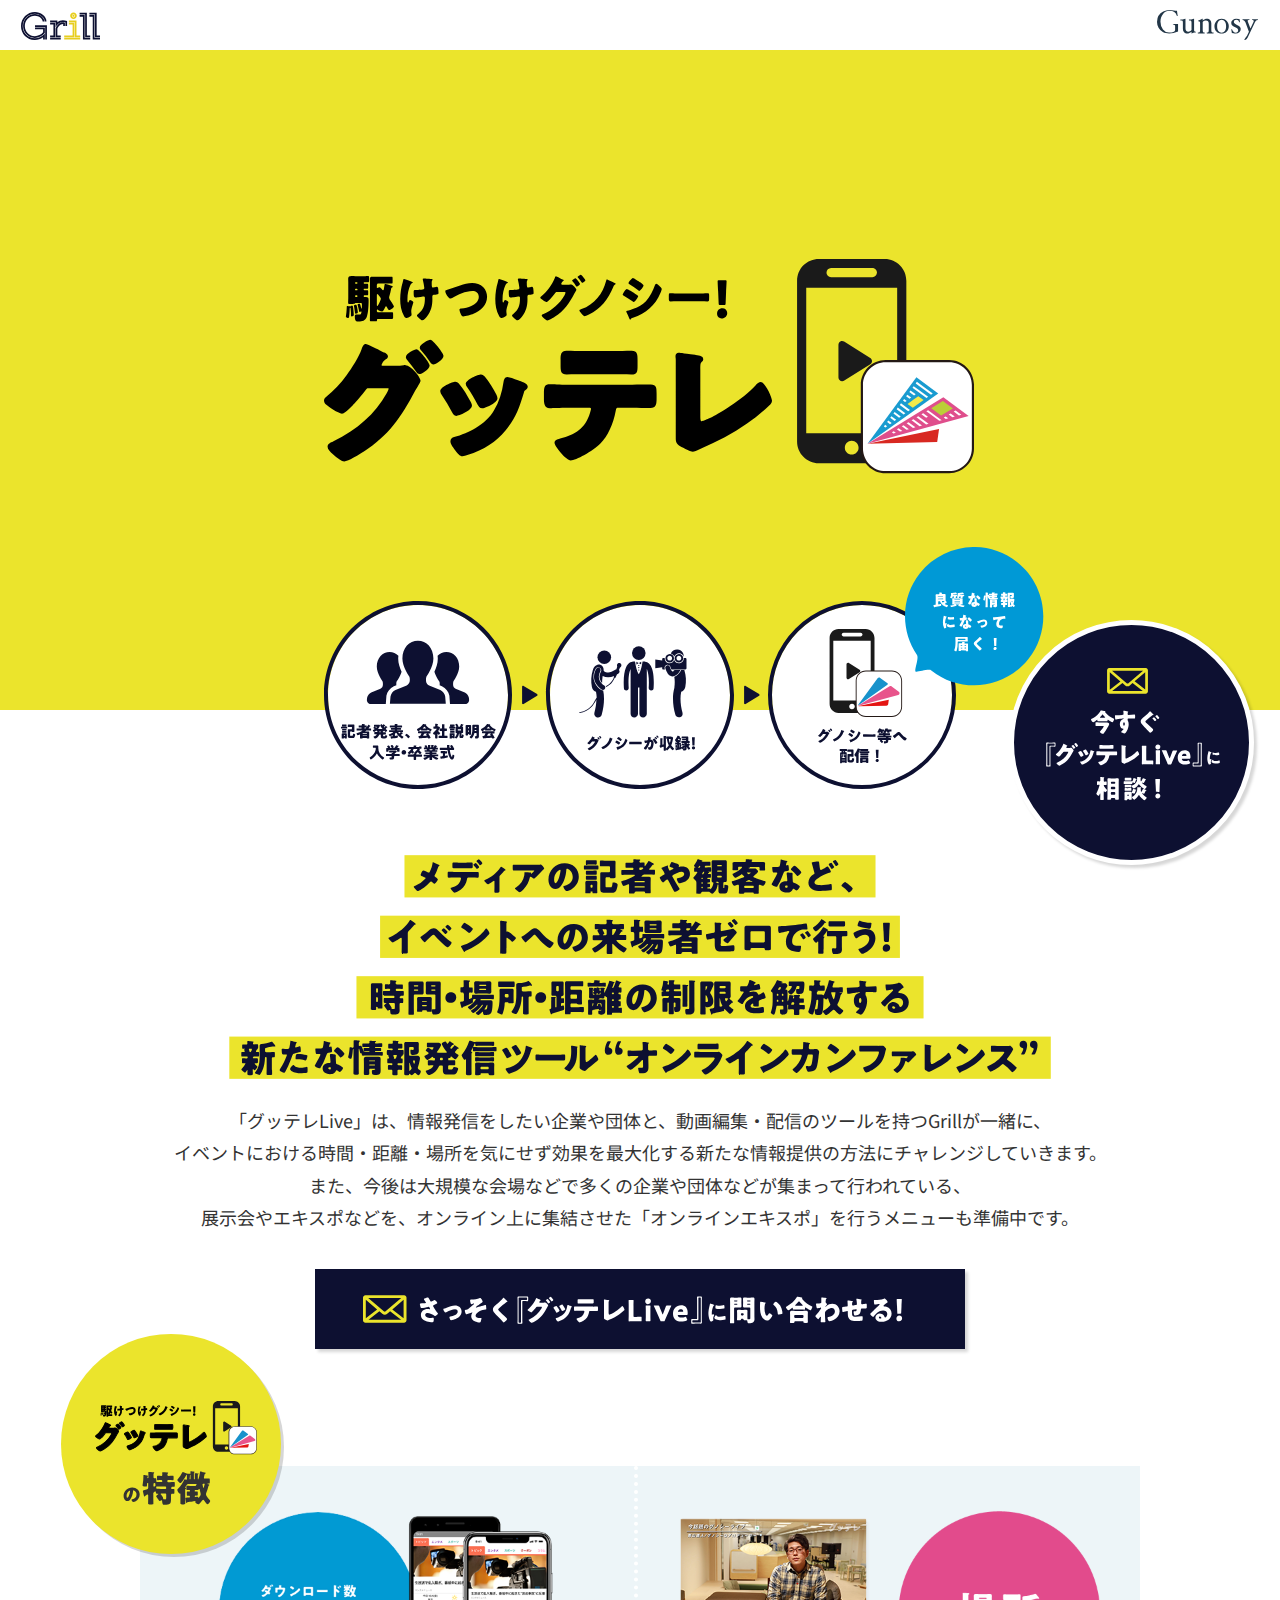
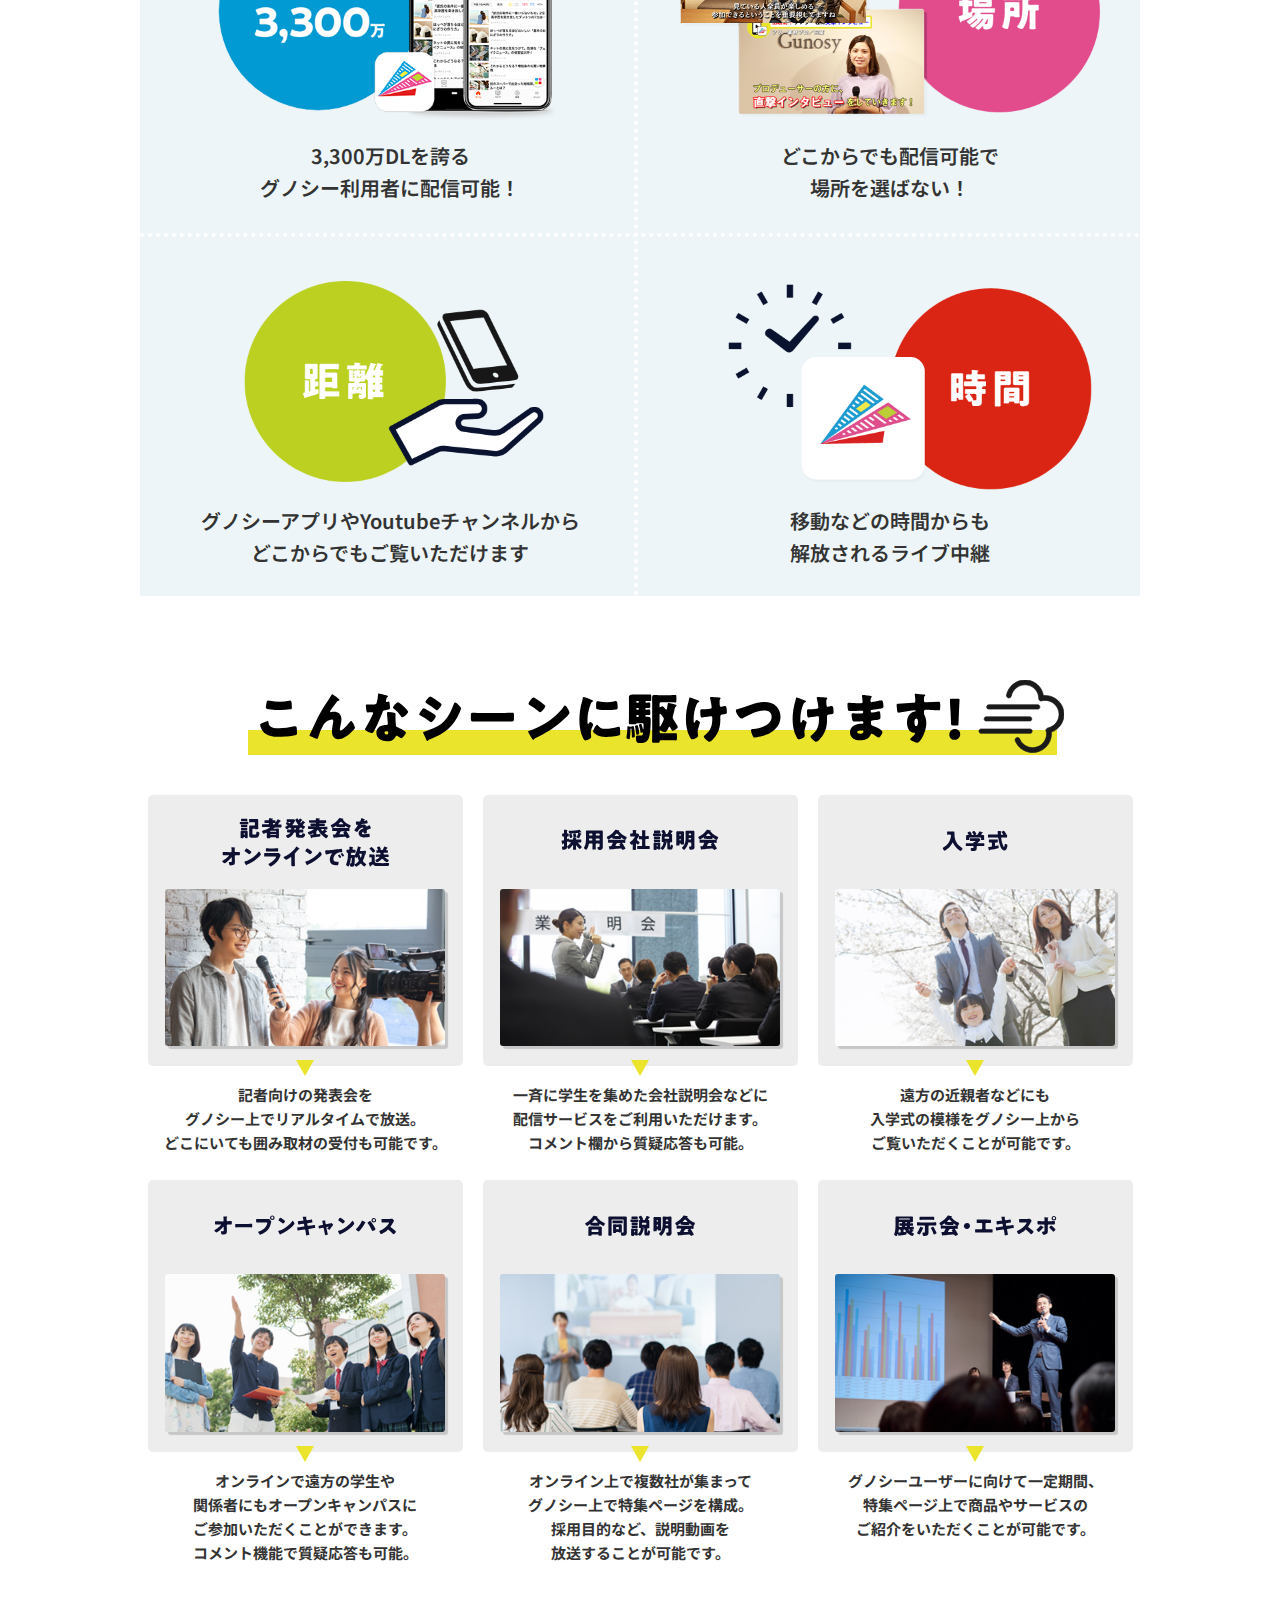
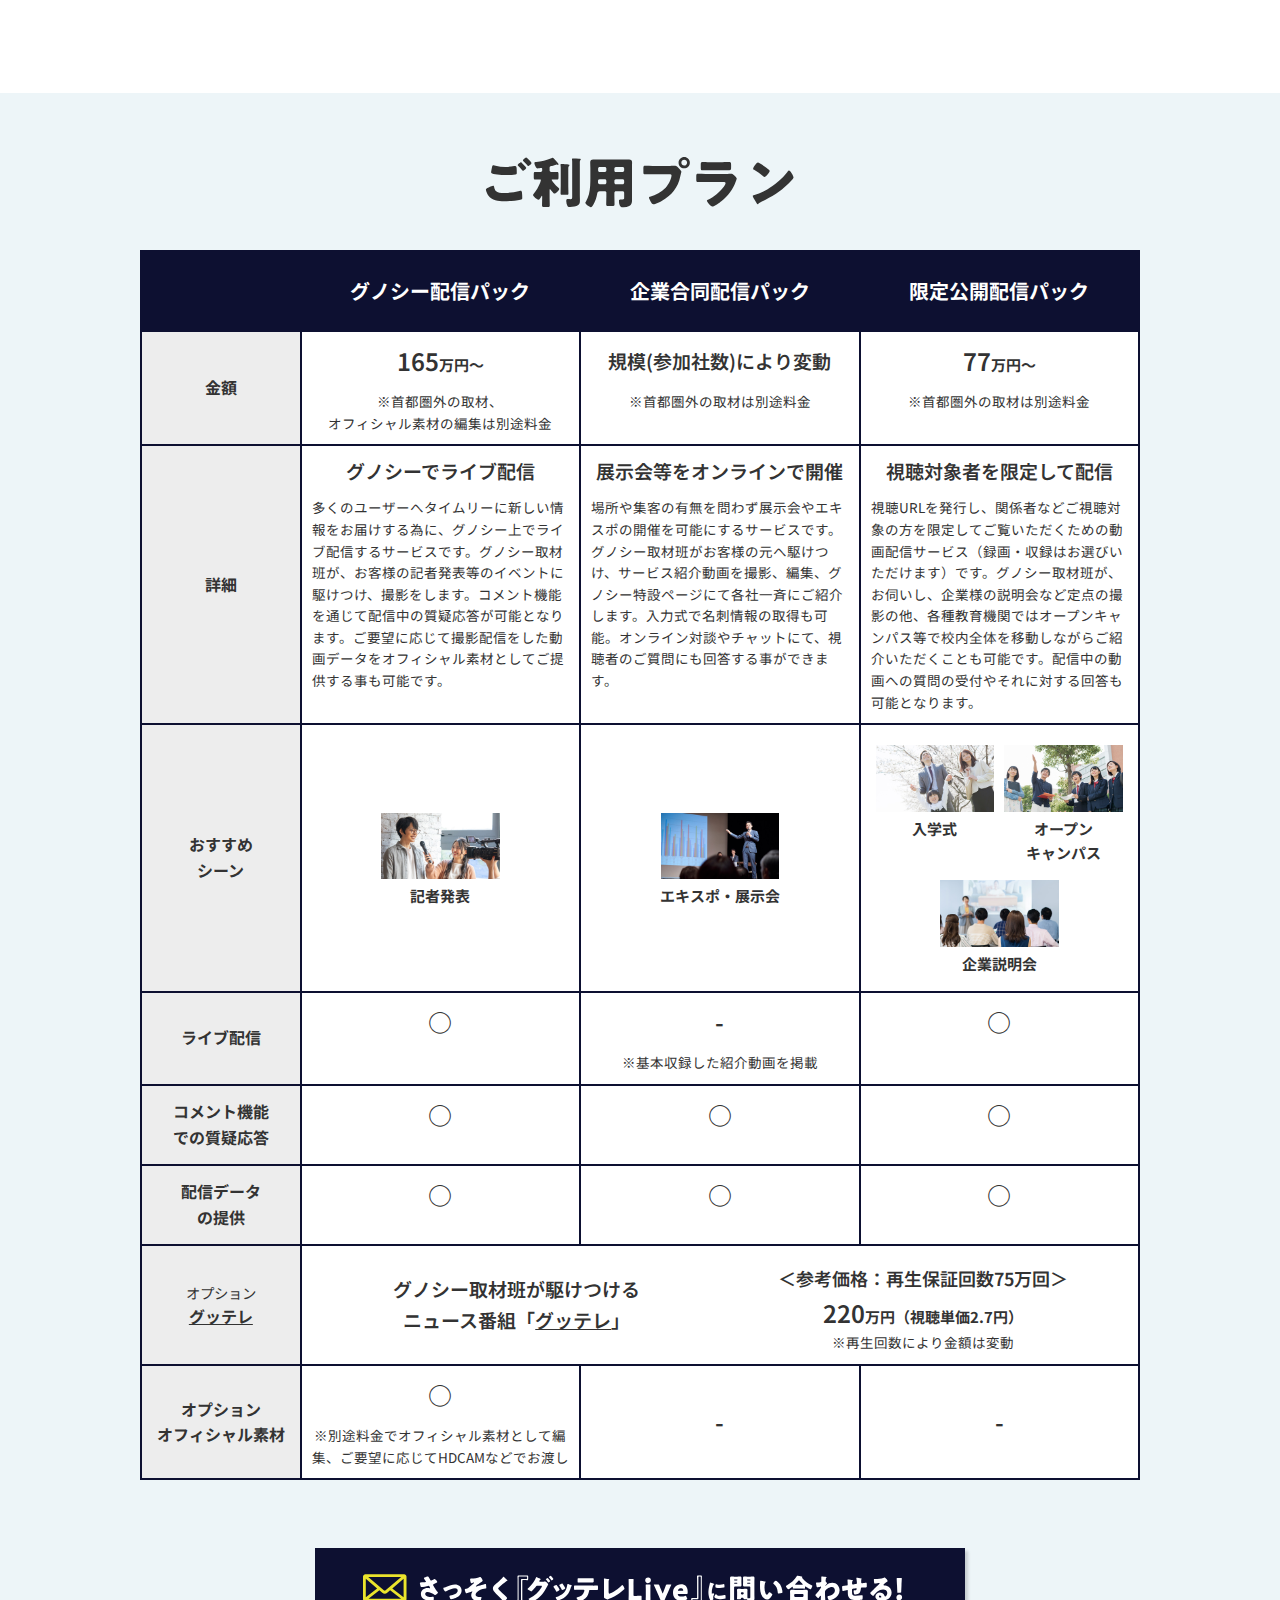
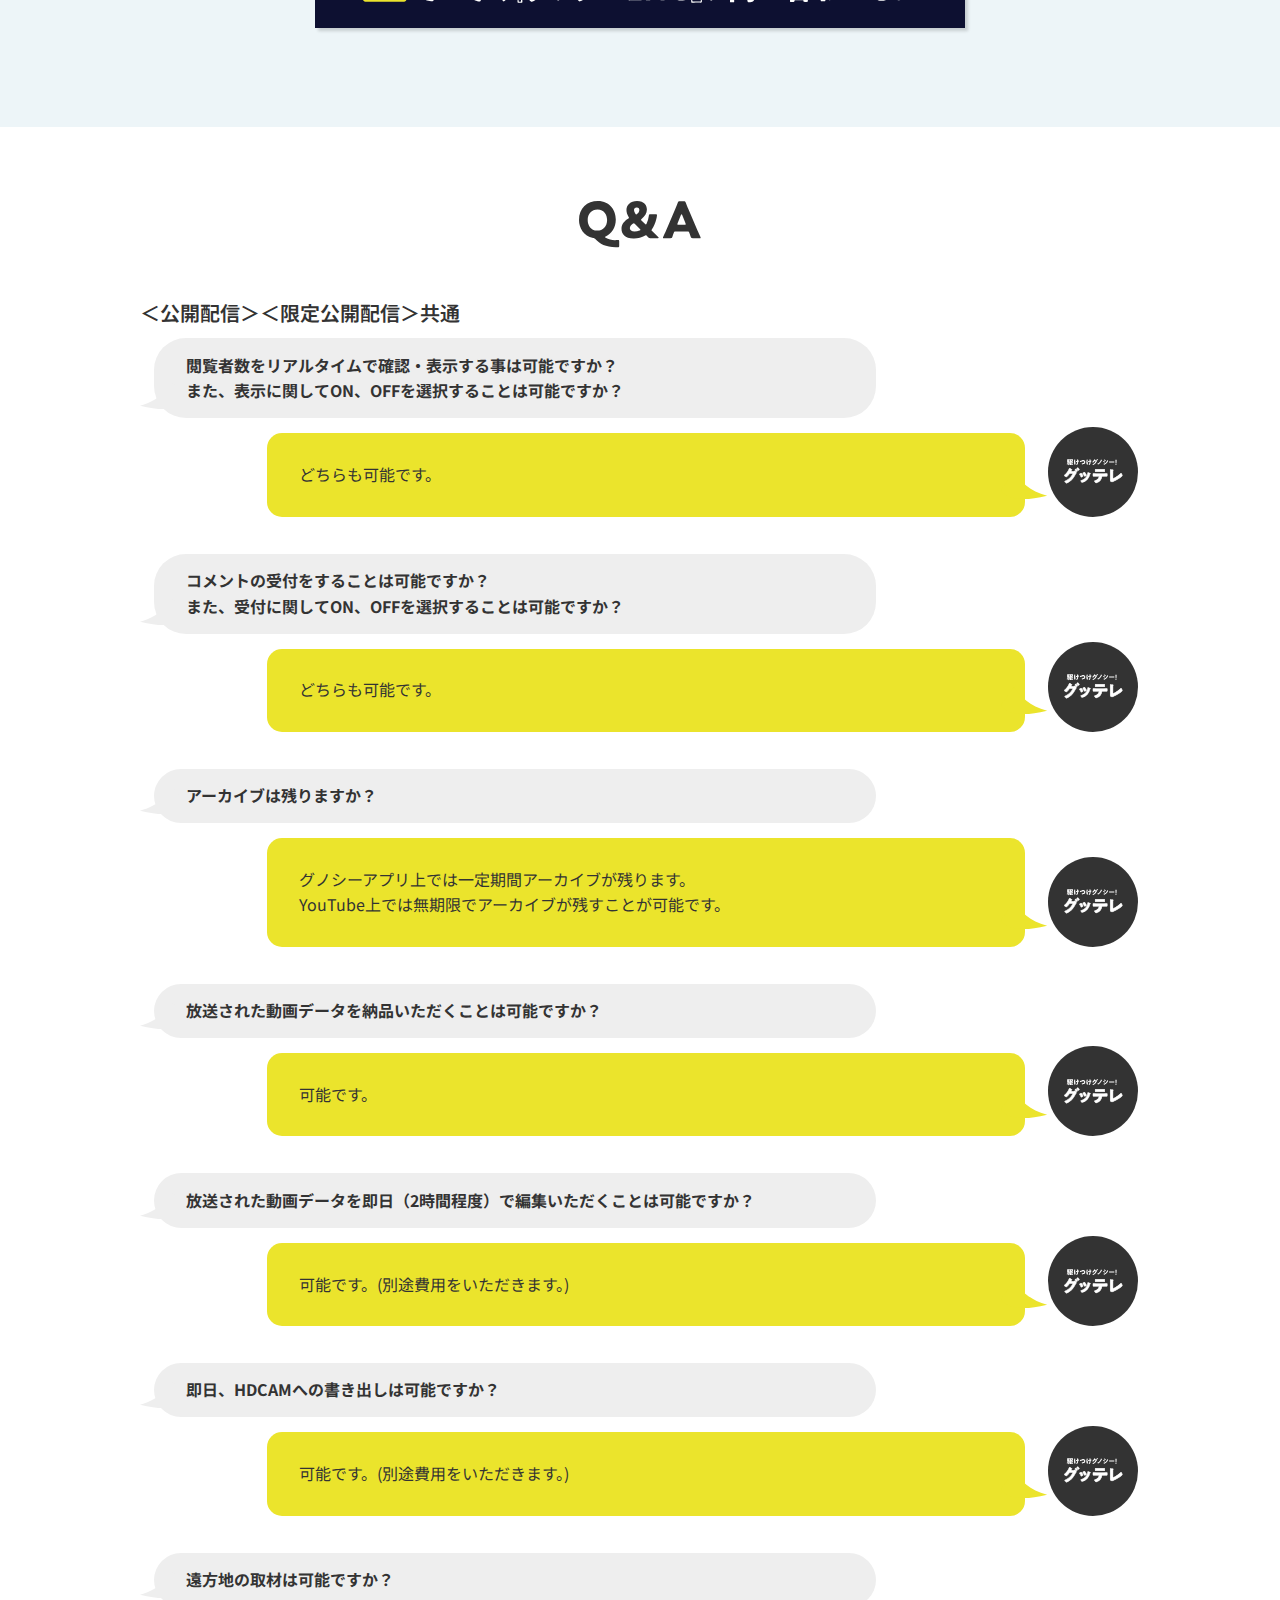
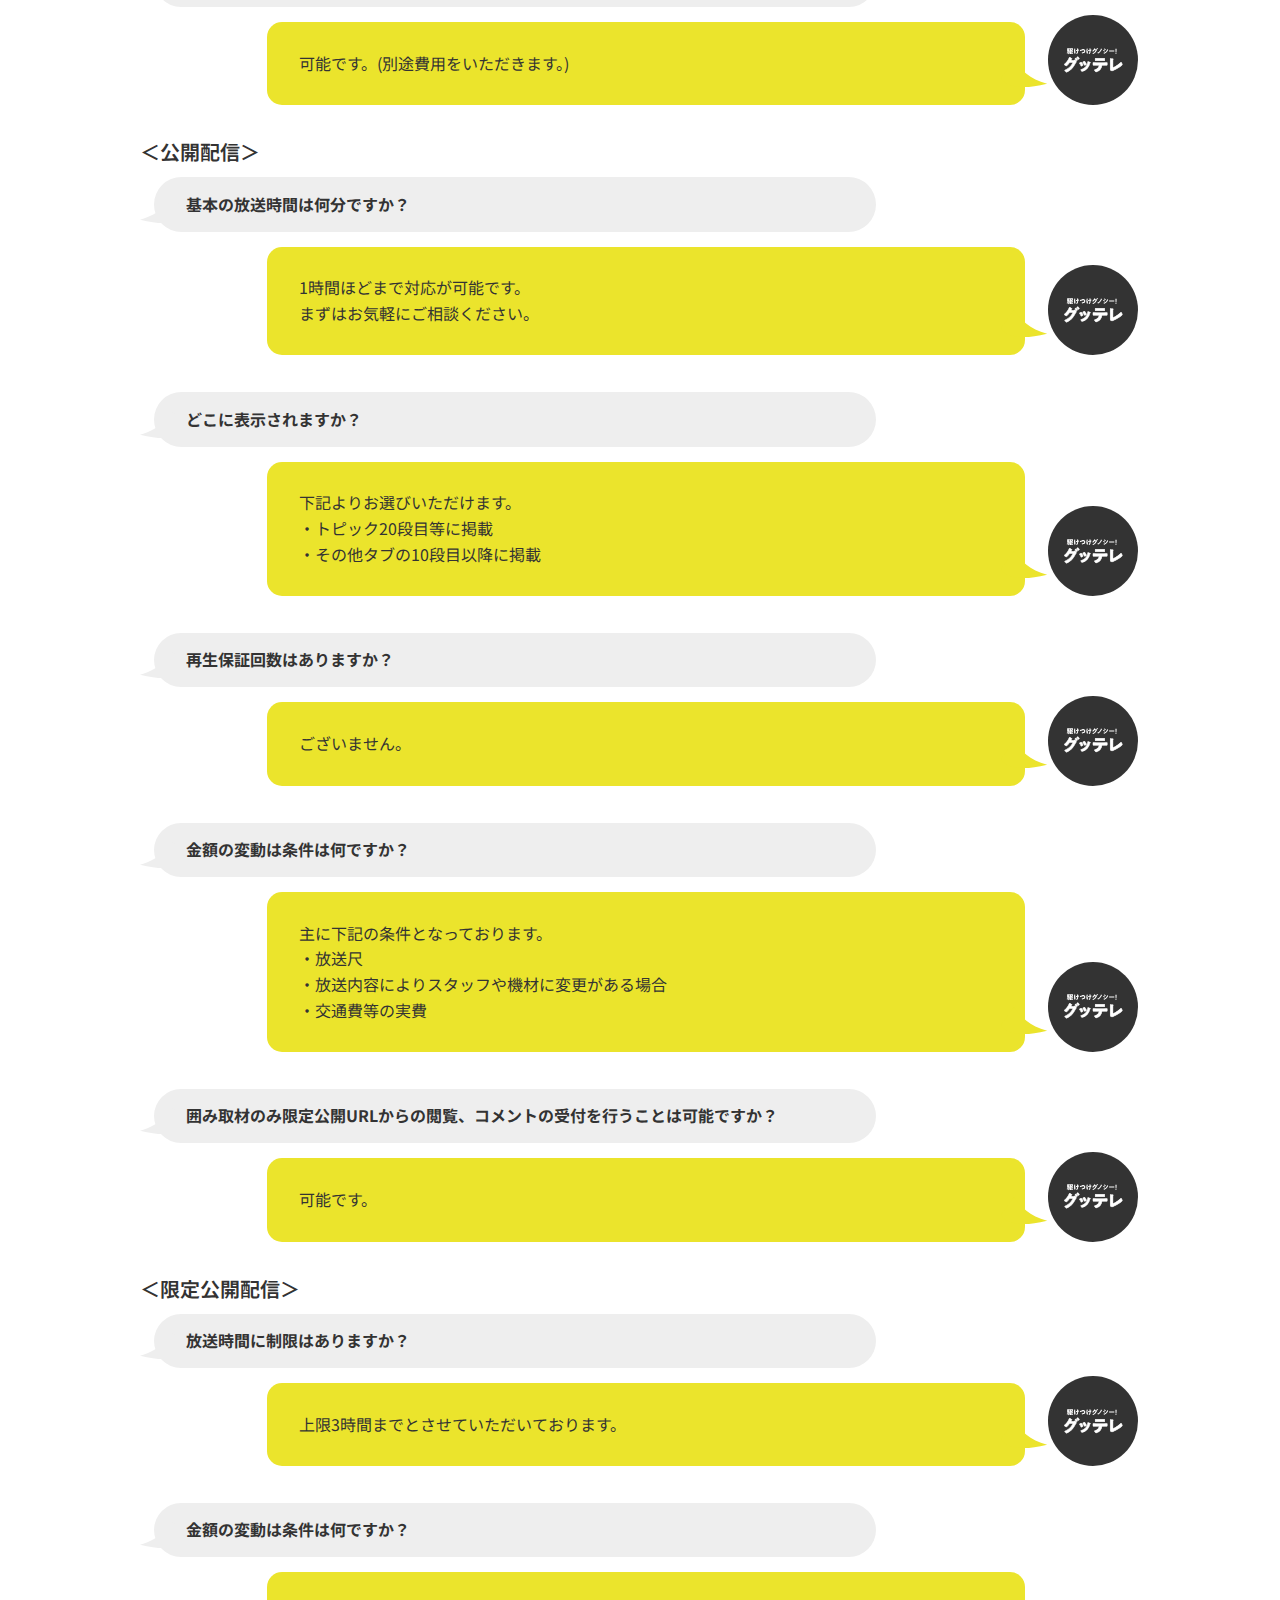
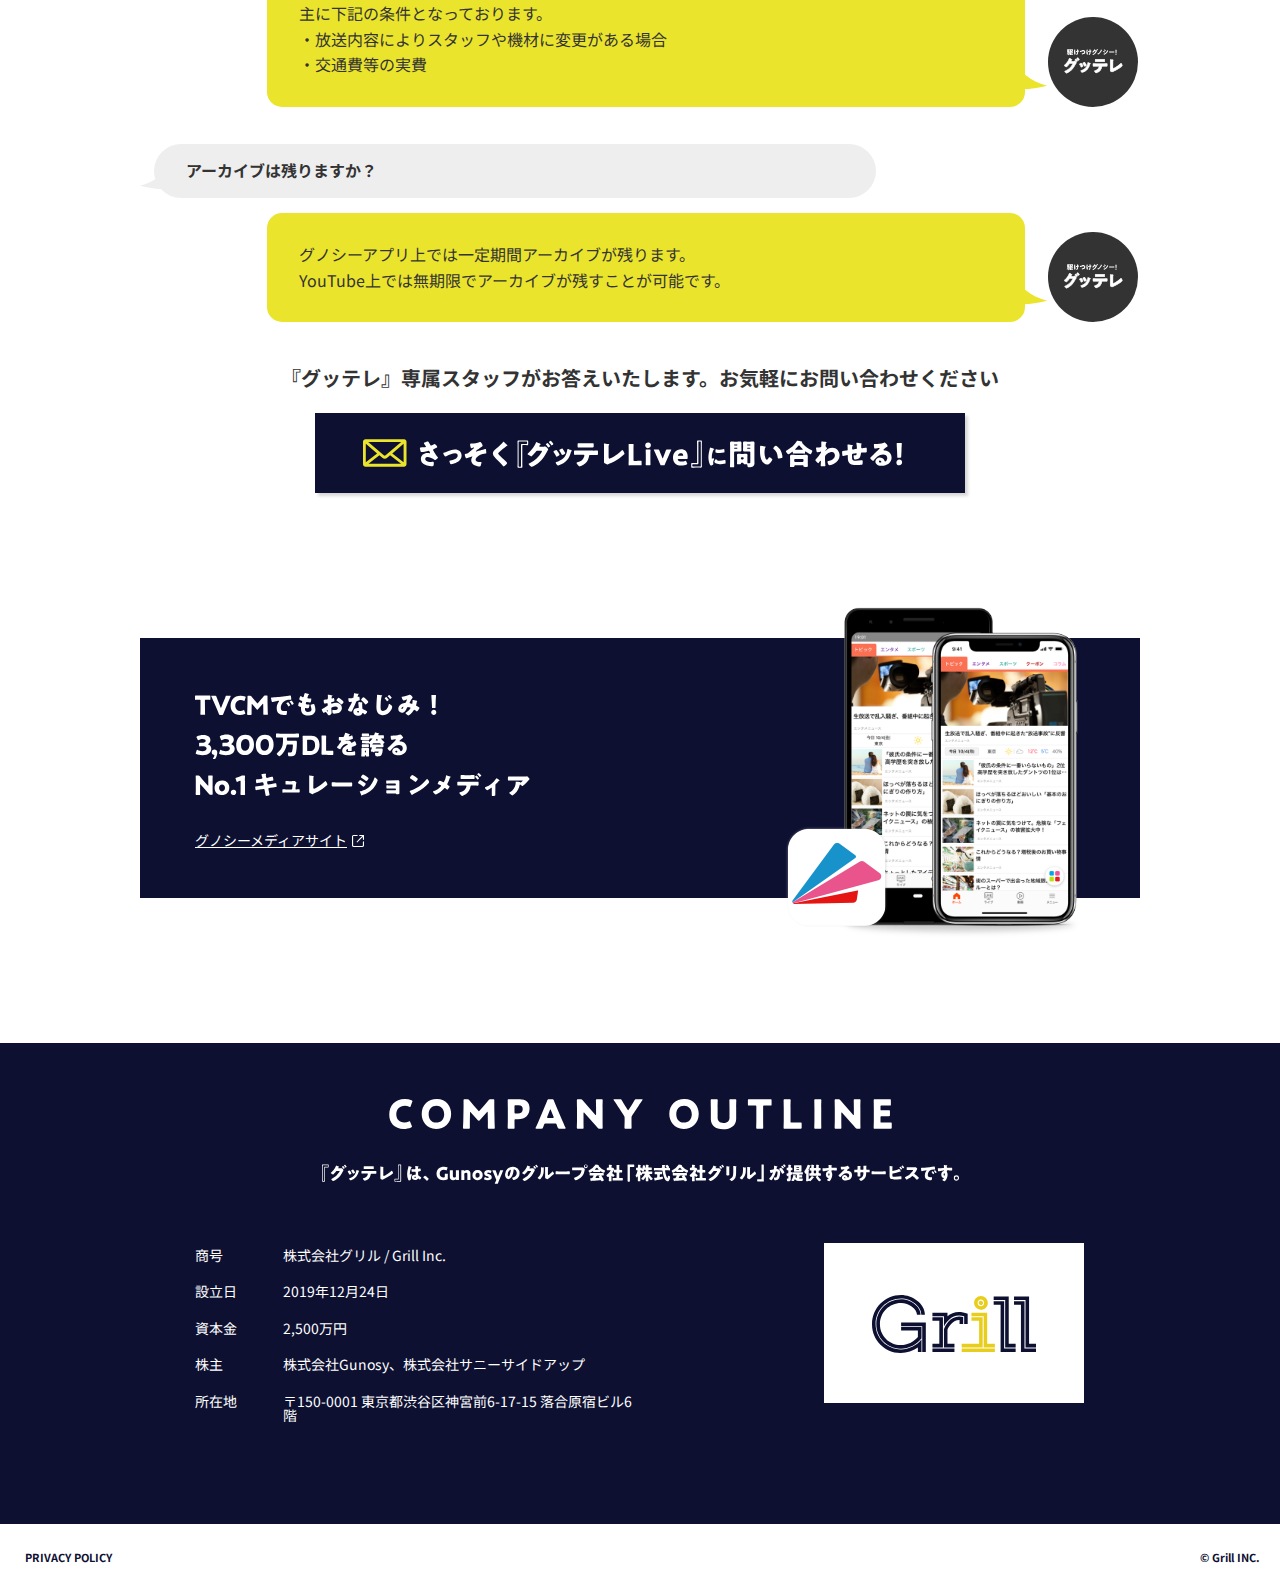
<file: gutelelive/index.html>
<!doctype html>
<html lang="ja">
<head>
<meta charset="utf-8">
<title>駆けつけグノシー グッテレLive | Grill / Gunosy</title>
<meta name="viewport" content="width=750">
<meta http-equiv="X-UA-Compatible" content="IE=edge">

<meta name="description" content="">

<link href="resources/css/base.css" media="all" rel="stylesheet">
<link rel="icon" href="/favicon.png">
<link rel="shortcut icon" href="/favicon.ico">

<script src="resources/js/viewport.js"></script>
<script src="//ajax.googleapis.com/ajax/libs/jquery/3.1.1/jquery.min.js"></script>

<script src="resources/js/base.js"></script>


<!--[if lt IE 9]>
<script src="/resources/js/html5shiv.min.js"></script>
<script src="/resources/js/IE9.js"></script>
<![endif]-->

<!-- Global site tag (gtag.js) - Google Analytics -->
<script async src="https://www.googletagmanager.com/gtag/js?id=UA-150519504-1"></script>
<script>
window.dataLayer = window.dataLayer || [];
function gtag(){dataLayer.push(arguments);}
gtag('js', new Date());

gtag('config', 'UA-150519504-1');
</script>

<!-- Facebook Pixel Code -->
<script>
  !function(f,b,e,v,n,t,s)
  {if(f.fbq)return;n=f.fbq=function(){n.callMethod?
  n.callMethod.apply(n,arguments):n.queue.push(arguments)};
  if(!f._fbq)f._fbq=n;n.push=n;n.loaded=!0;n.version='2.0';
  n.queue=[];t=b.createElement(e);t.async=!0;
  t.src=v;s=b.getElementsByTagName(e)[0];
  s.parentNode.insertBefore(t,s)}(window, document,'script',
  'https://connect.facebook.net/en_US/fbevents.js');
  fbq('init', '545254853067958');
  fbq('track', 'PageView');
</script>
<noscript><img height="1" width="1" style="display:none"
  src="https://www.facebook.com/tr?id=545254853067958&ev=PageView&noscript=1"
/></noscript>
<!-- End Facebook Pixel Code -->

</head>
<body id="PageTop">


<header class="global__header">
	<a href="/" target="_blank"><img src="resources/images/base/logo_grill.svg" alt="Grill" class="logo_grill"></a>
	<a href="https://gunosy.co.jp/" target="_blank"><img src="resources/images/base/logo_gunosy.svg" alt="Grill" class="logo_Gunosy"></a>
</header>



<article class="cont">

    <header class="cont__header">
        <h1><img src="resources/images/header/title.svg" alt="駆けつけグノシー グッテレ"></h1>
        <div class="inner">
            <figure><img src="resources/images/header/summary.svg" alt="記者発表会社説明会入学・卒業式　グノシーが収録！　グノシー等へ配信！　良質な常になって届く！"></figure>
            <p><strong>メディアの記者や観客など、イベントへの来場者ゼロで行う！時間・場所・距離の制限を解放する新たな情報発信ツール”オンラインカンファレンス”</strong></p>
            <p>「グッテレLive」は、情報発信をしたい企業や団体と、<br class="brkSp">動画編集・配信のツールを持つGrillが一緒に、<br>
イベントにおける時間・距離・場所を<br class="brkSp">気にせず効果を最大化する<br class="brkSp">新たな情報提供の方法にチャレンジしていきます。<br>
また、今後は大規模な会場などで<br class="brkSp">多くの企業や団体などが集まって行われている、<br>
展示会やエキスポなどを、<br class="brkSp">オンライン上に集結させた<br class="brkSp">「オンラインエキスポ」を行うメニューも準備中です。</p>
		        <a href="/contact/" target="_blank" class="contactBtn btn">今すぐ『グッテレLive』に相談！</a>
        </div>
    </header>
	<a href="/contact/" target="_blank" class="contactBtn btn circle">今すぐ『グッテレLive』に相談！</a>

    <section class="chara__sec inner">
        <h2>グッテレの特徴</h2>
        <ul class="chara__list">
            <li>
                <img src="resources/images/chara/img01.png" alt="">
                <h3>3,300万DLを誇る<br>グノシー利用者に配信可能！</h3>
            </li>
            <li>
                <img src="resources/images/chara/img02.png" alt="">
                <h3>どこからでも配信可能で<br>場所を選ばない！</h3>
            </li>
            <li>
                <img src="resources/images/chara/img03.png" alt="">
                <h3>グノシーアプリやYoutubeチャンネルから<br>どこからでもご覧いただけます</h3>
            </li>
            <li>
                <img src="resources/images/chara/img04.png" alt="">
                <h3>移動などの時間からも<br>解放されるライブ中継</h3>
            </li>
        </ul>
    </section>

    <section class="scene__sec inner">
        <h2>こんなシーンに駆けつけます!</h2>
        <ul class="scene__list">
            <li>
                <figure>
                    <h3>商品やサービスをみんなに知ってもらいたい！</h3>
                    <img src="resources/images/scene/img01.jpg" alt="image">
                </figure>
                <p>記者向けの発表会を<br>グノシー上でリアルタイムで放送。<br>どこにいても囲み取材の受付も可能です。</p>
            </li>
            <li>
                <figure>
                    <h3>社長や社員をスターにしたい！</h3>
                    <img src="resources/images/scene/img02.jpg" alt="image">
                </figure>
                <p>一斉に学生を集めた会社説明会などに<br>配信サービスをご利用いただけます。<br>コメント欄から質疑応答も可能。</p>
            </li>
            <li>
                <figure>
                    <h3>イベントを知ってほしい！来場者を増やしたい！</h3>
                    <img src="resources/images/scene/img03.jpg" alt="image">
                </figure>
                <p>遠方の近親者などにも<br>入学式の模様をグノシー上から<br>ご覧いただくことが可能です。</p>
            </li>
            <li>
                <figure>
                    <h3>利用シーンや利用方法をわかりやすく伝えたい！</h3>
                    <img src="resources/images/scene/img04.jpg" alt="image">
                </figure>
                <p>オンラインで遠方の学生や<br>関係者にもオープンキャンパスに<br>ご参加いただくことができます。<br>コメント機能で質疑応答も可能。</p>
            </li>
            <li>
                <figure>
                    <h3>調査結果や世間の声を『社会現象化』したい！</h3>
                    <img src="resources/images/scene/img05.jpg" alt="image">
                </figure>
                <p>オンライン上で複数社が集まって<br>グノシー上で特集ページを構成。<br>採用目的など、説明動画を<br>放送することが可能です。</p>
            </li>
            <li>
                <figure>
                    <h3>実際の現場をもっと伝えたい！</h3>
                    <img src="resources/images/scene/img06.jpg" alt="image">
                </figure>
                <p>グノシーユーザーに向けて一定期間、<br>特集ページ上で商品やサービスの<br>ご紹介をいただくことが可能です。</p>
            </li>
        </ul>
        <!--<p>この他にも様々なケースでご利用可能です</p>
        <a href="/contact/" target="_blank" class="contactBtn btn">今すぐ『グッテレ』に相談！</a>-->
    </section>


    <section class="plan__sec">
        <h2>ご利用プラン</h2>
        <!--<p>再生数や単価に応じて、4プランからお選びいただけます。</p>-->
        <!--<table class="plan__tbl">
            <thead>
                <tr>
                    <th>&nbsp;</th>
                    <th>お試し</th>
                    <th>ライト</th>
                    <th class="recommend">スタンダード</th>
                    <th>プレミアム</th>
                </tr>
            </thead>
            <tbody>
                <tr>
                    <th>再生保証回数</th>
                    <td><b>15</b>万回</td>
                    <td><b>30</b>万回</td>
                    <td><b>75</b>万回</td>
                    <td><b>120</b>万回</td>
                </tr>
                <tr>
                    <th>視聴単価</th>
                    <td><b>3.0</b>円</td>
                    <td><b>3.3</b>円</td>
                    <td><b>2.7</b>円</td>
                    <td><b>2.5</b>円</td>
                </tr>
                <tr>
                    <th>ご利用料金</th>
                    <td><b>45</b>万円</td>
                    <td><b>100</b>万円</td>
                    <td><b>200</b>万円</td>
                    <td><b>300</b>万円</td>
                </tr>
            </tbody>
        </table>-->

        <!--<table class="plan__tbl planDetaile">
            <thead>
                <tr>
                    <th>&nbsp;</th>
                    <th>グノシー配信</th>
                    <th>ライブ配信<br class="brkSp">パック</th>
                    <th>エキスポ<br class="brkSp">パック</th>
                </tr>
            </thead>
            <tbody>
                <tr>
                    <th>金額</th>
                    <td><b>150</b>万円〜</td>
                    <td><b>70</b>万円〜</td>
                    <td rowspan="6" class="tal">企画に応じてご提案させていただきます。<br>まずは、<a href="https://grill.co.jp/contact/" target="_blank">こちら</a>からお問い合わせください。</td>
                </tr>
                <tr>
                    <th>おすすめシーン</th>
                    <td>記者発表等</td>
                    <td>説明会、オープンキャンパス等</td>
                </tr>
                <tr>
                    <th>グノシー配信</th>
                    <td><b>○</b></td>
                    <td><b>-</b></td>
                </tr>
                <tr>
                    <th>コメント機能</th>
                    <td><b>○</b>
                        <p class="tal">※記者向け限定公開にて質疑応答も対応可能です</p>
                    </td>
                    <td><b>○</b>
                        <p class="tal">※配信中の質問などにもお答えいただけます</p>
                    </td>
                </tr>
                <tr>
                    <th><span>オプション</span><a href="https://grill.co.jp/gutele/" target="_blank">グッテレ</a></th>
                    <td colspan="2"><b>50</b>万円〜
                        <p>※再生保証回数により変動</p>
                    </td>

                </tr>
                <tr>
                    <th><span>オプション</span>オフィシャル素材編集</th>
                    <td>別途御見積もりとなります。</td>
                    <td>-</td>
                </tr>
            </tbody>
        </table>-->

        <table class="plan__tbl planDetaile type202004">
            <thead>
                <tr>
                    <th>&nbsp;</th>
                    <th>グノシー配信パック</th>
                    <th>企業合同配信<br class="brkSp">パック</th>
                    <th>限定公開配信<br class="brkSp">パック</th>
                </tr>
            </thead>
            <tbody>
                <tr>
                    <th>金額</th>
                    <td>
                        <b>165</b>万円〜
                        <p>※首都圏外の取材、<br>オフィシャル素材の編集は別途料金</p>
                    </td>
                    <td>
                        <b class="sml">規模(参加社数)により変動</b>
                        <p>※首都圏外の取材は別途料金</p>
                    </td>
                    <td>
                        <b>77</b>万円〜
                        <p>※首都圏外の取材は別途料金</p>
                    </td>
                </tr>

                <tr>
                    <th>詳細</th>
                    <td>
                        <h3>グノシーで<br class="brkSp">ライブ配信</h3>
                        <p class="tal">多くのユーザーへタイムリーに新しい情報をお届けする為に、グノシー上でライブ配信するサービスです。グノシー取材班が、お客様の記者発表等のイベントに駆けつけ、撮影をします。コメント機能を通じて配信中の質疑応答が可能となります。ご要望に応じて撮影配信をした動画データをオフィシャル素材としてご提供する事も可能です。</p>
                    </td>
                    <td>
                        <h3>展示会等を<br class="brkSp">オンラインで開催</h3>
                        <p class="tal">場所や集客の有無を問わず展示会やエキスポの開催を可能にするサービスです。<br>
                        グノシー取材班がお客様の元へ駆けつけ、サービス紹介動画を撮影、編集、グノシー特設ページにて各社一斉にご紹介します。入力式で名刺情報の取得も可能。オンライン対談やチャットにて、視聴者のご質問にも回答する事ができます。</p>
                    </td>
                    <td>
                        <h3>視聴対象者を<br class="brkSp">限定して配信</h3>
                        <p class="tal">視聴URLを発行し、関係者などご視聴対象の方を限定してご覧いただくための動画配信サービス（録画・収録はお選びいただけます）です。グノシー取材班が、お伺いし、企業様の説明会など定点の撮影の他、各種教育機関ではオープンキャンパス等で校内全体を移動しながらご紹介いただくことも可能です。配信中の動画への質問の受付やそれに対する回答も可能となります。</p>
                    </td>
                </tr>

                <tr>
                    <th>おすすめ<br>シーン</th>
                    <td>
                        <figure>
                            <img src="resources/images/scene/img01.jpg" alt="image">
                            <figcaption>記者発表</figcaption>
                        </figure>
                    </td>
                    <td>
                        <figure>
                            <img src="resources/images/scene/img06.jpg" alt="image">
                            <figcaption>エキスポ・展示会</figcaption>
                        </figure>
                    </td>
                    <td>
                        <figure>
                            <ul>
                                <li>
                                    <img src="resources/images/scene/img03.jpg" alt="image">
                                    <figcaption>入学式</figcaption>
                                </li>
                                <li>
                                    <img src="resources/images/scene/img04.jpg" alt="image">
                                    <figcaption>オープン<br>キャンパス</figcaption>
                                </li>
                                <li>
                                    <img src="resources/images/scene/img05.jpg" alt="image">
                                    <figcaption>企業説明会</figcaption>
                                </li>
                            </ul>
                        </figure>
                    </td>
                </tr>

                <tr>
                    <th>ライブ配信</th>
                    <td><b>○</b></td>
                    <td><b>-</b>
                        <p>※基本収録した紹介動画を掲載</p>
                    </td>
                    <td><b>○</b></td>
                </tr>

                <tr>
                    <th>コメント<br class="brkSp">機能<br class="brkPc">での<br class="brkSp">質疑応答</th>
                    <td><b>○</b></td>
                    <td><b>○</b></td>
                    <td><b>○</b></td>
                </tr>

                <tr>
                    <th>配信データ<br>の提供</th>
                    <td><b>○</b></td>
                    <td><b>○</b></td>
                    <td><b>○</b></td>
                </tr>


                <tr>
                    <th><span>オプション</span><a href="https://grill.co.jp/gutele/" target="_blank">グッテレ</a></th>
                    <td colspan="3">
                        <div>
                            <b class="sml">グノシー取材班が駆けつける<br>ニュース番組「<a href="https://grill.co.jp/gutele/" target="_blank">グッテレ</a>」</b>
                        </div>
                        <div class="tal">
                            <b><span class="sml">＜参考価格：再生保証回数75万回＞</span><br>220</b>万円（視聴単価2.7円）
                            <p>※再生回数により金額は変動</p>
                        </div>
                    </td>
                </tr>


                <tr>
                    <th>オプション<br>オフィシャル素材</th>
                    <td><b>○</b>
                        <p>※別途料金でオフィシャル素材として編集、ご要望に応じてHDCAMなどでお渡し</p>
                    </td>
                    <td><b>-</b></td>
                    <td><b>-</b></td>
                </tr>
            </tbody>
        </table>
        <!--<p>プランのカスタマイズも可能です。<br class="brkSp">お気軽にお問い合わせください</p>-->
        <p class="contactBtn btn">今すぐ『グッテレLive』に相談！</p>
    </section>


    <section class="faq__sec inner">
        <h2>Q&A</h2>
         <h3>＜公開配信＞＜限定公開配信＞共通</h3>
        <dl class="faq__list">
            <dt>閲覧者数をリアルタイムで確認・表示する事は可能ですか？<br>また、表示に関してON、OFFを選択することは可能ですか？</dt>
            <dd>どちらも可能です。</dd>
            <dt>コメントの受付をすることは可能ですか？<br>また、受付に関してON、OFFを選択することは可能ですか？</dt>
            <dd>どちらも可能です。</dd>
            <dt>アーカイブは残りますか？</dt>
            <dd>グノシーアプリ上では一定期間アーカイブが残ります。<br>YouTube上では無期限でアーカイブが残すことが可能です。</dd>
            <dt>放送された動画データを納品いただくことは可能ですか？</dt>
            <dd>可能です。</dd>
            <dt>放送された動画データを即日（2時間程度）で編集いただくことは可能ですか？</dt>
            <dd>可能です。(別途費用をいただきます。)</dd>
            <dt>即日、HDCAMへの書き出しは可能ですか？</dt>
            <dd>可能です。(別途費用をいただきます。)</dd>
            <dt>遠方地の取材は可能ですか？</dt>
            <dd>可能です。(別途費用をいただきます。)</dd>
        </dl>
         <h3>＜公開配信＞</h3>
        <dl class="faq__list">
            <dt>基本の放送時間は何分ですか？</dt>
            <dd>1時間ほどまで対応が可能です。<br>
            まずはお気軽にご相談ください。</dd>
            <dt>どこに表示されますか？</dt>
            <dd>下記よりお選びいただけます。<br>・トピック20段目等に掲載<br>・その他タブの10段目以降に掲載</dd>
            <dt>再生保証回数はありますか？</dt>
            <dd>ございません。</dd>
            <dt>金額の変動は条件は何ですか？</dt>
            <dd>主に下記の条件となっております。<br>・放送尺<br>・放送内容によりスタッフや機材に変更がある場合<br>・交通費等の実費</dd>
            <dt>囲み取材のみ限定公開URLからの閲覧、コメントの受付を行うことは可能ですか？</dt>
            <dd>可能です。</dd>
        </dl>
         <h3>＜限定公開配信＞</h3>
        <dl class="faq__list">
            <dt>放送時間に制限はありますか？</dt>
            <dd>上限3時間までとさせていただいております。</dd>
            <dt>金額の変動は条件は何ですか？</dt>
            <dd>主に下記の条件となっております。<br>・放送内容によりスタッフや機材に変更がある場合<br>・交通費等の実費</dd>
            <dt>アーカイブは残りますか？</dt>
            <dd>グノシーアプリ上では一定期間アーカイブが残ります。<br>YouTube上では無期限でアーカイブが残すことが可能です。</dd>
        </dl>
        <p>『グッテレ』専属スタッフがお答えいたします。<br class="brkSp">お気軽にお問い合わせください</p>
        <a href="/contact/" target="_blank" class="contactBtn btn">今すぐ『グッテレ』に相談！</a>
    </section>

    <aside class="banner inner">
        <h3>TVCMでもおなじみ！3,300万DLを誇るNo.1 キュレーションメディア</h3>
        <img src="resources/images/base/banner_img.png" alt="image">
        <p><a href="https://gunosy.com/" target="_blank">グノシーメディアサイト</a></p>
    </aside>

    <footer class="footer">
        <div class="inner">
            <h2>COMPANY OUTLINE</h2>
            <p>『グッテレ』は、Gunosyのグループ会社「株式会社グリル」が提供するサービスです。</p>
            <figure><a href="/" target="_blank"><img src="resources/images/base/logo_grill.svg" alt="Grill"></a></figure>
            <dl class="companyOutline__list">
                <dt>商号</dt>
                <dd>株式会社グリル / Grill Inc.</dd>
                <dt>設立日</dt>
                <dd>2019年12月24日</dd>
                <dt>資本金</dt>
                <dd>2,500万円</dd>
                <dt>株主</dt>
                <dd>株式会社Gunosy、株式会社サニーサイドアップ</dd>
                <dt>所在地</dt>
                <dd>〒150-0001 東京都渋谷区神宮前6-17-15 落合原宿ビル6階</dd>
        </dl>
        </div>
    </footer>
</article>



<footer class="global__footer">
	<nav>
        <span class="privacyBtn moadlBtn">PRIVACY POLICY</span>
    </nav>
    <div class="privacy__modal moadlCont">
        <iframe src="../privacy.html" frameborder="0"></iframe>
    </div>
	<p class="copy">&copy; <script>  year();  </script> Grill INC.</p>
</footer>


</body>
</html>
</file>
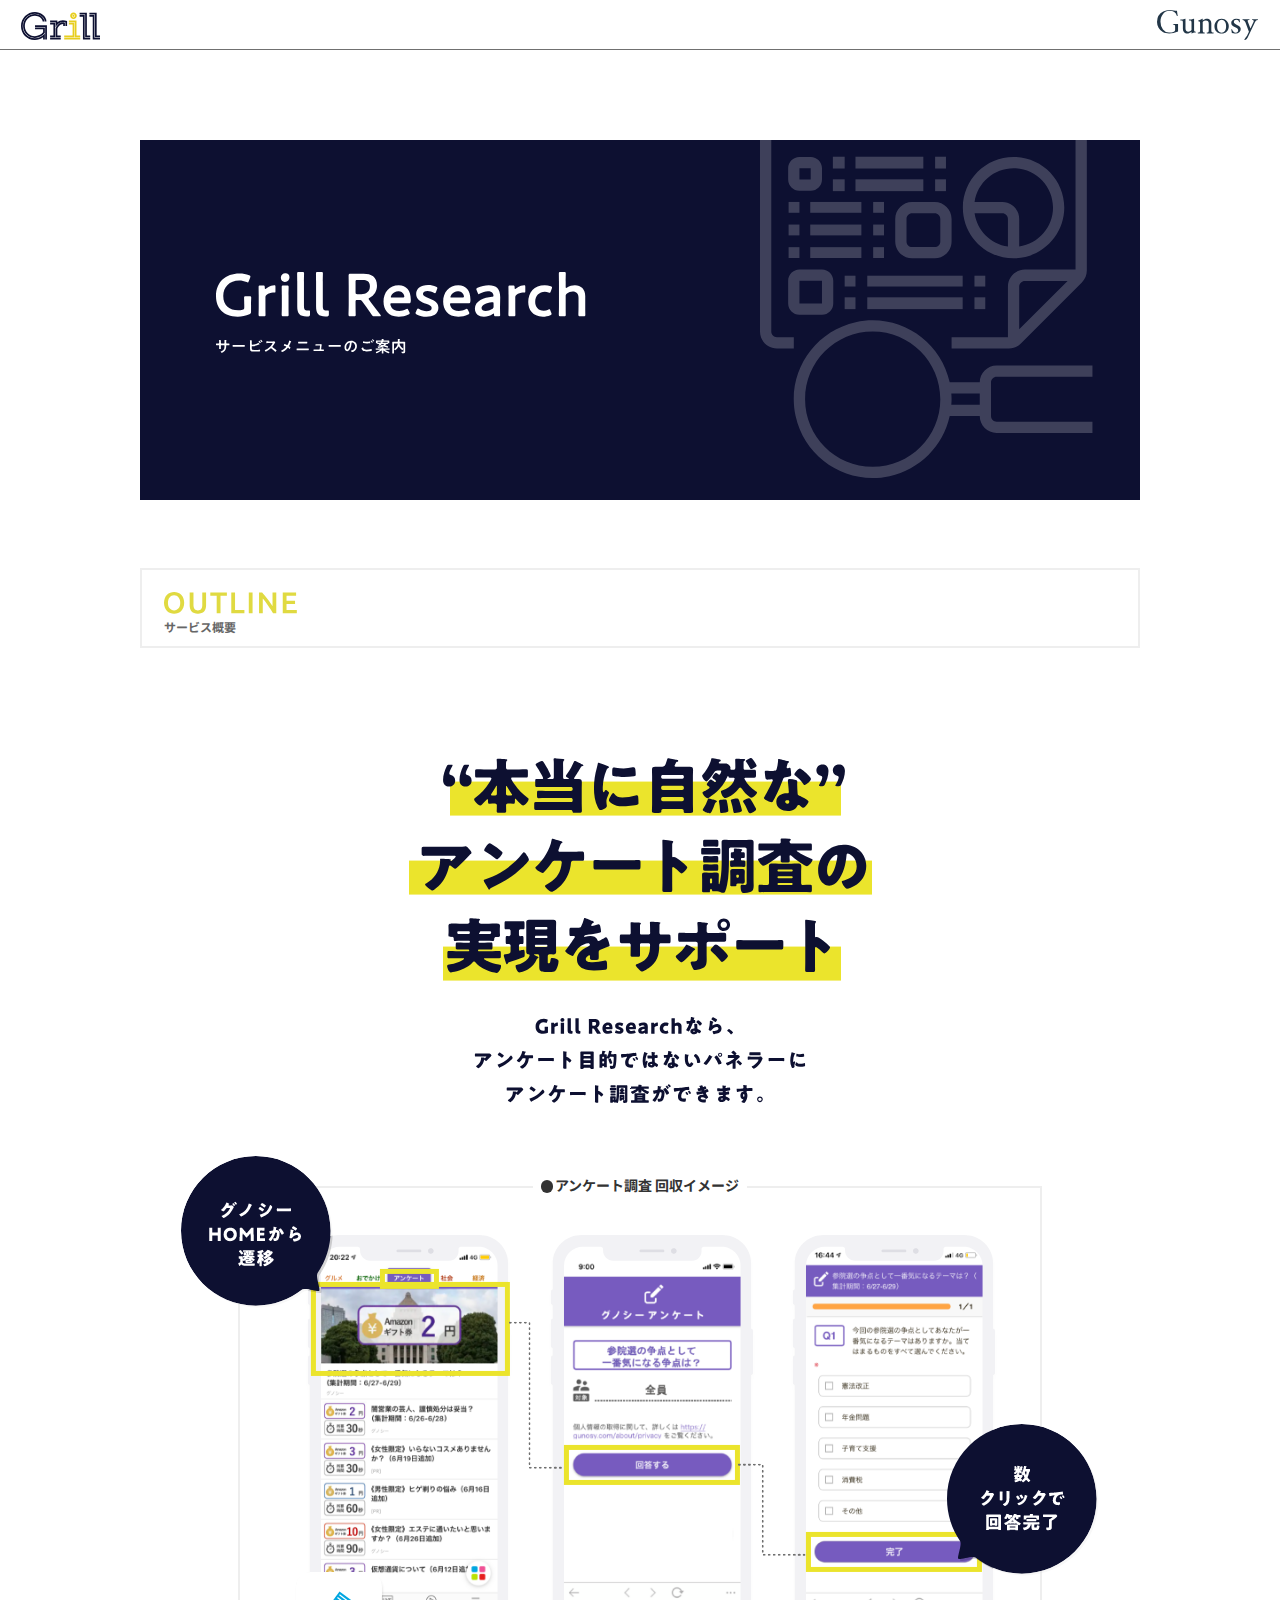
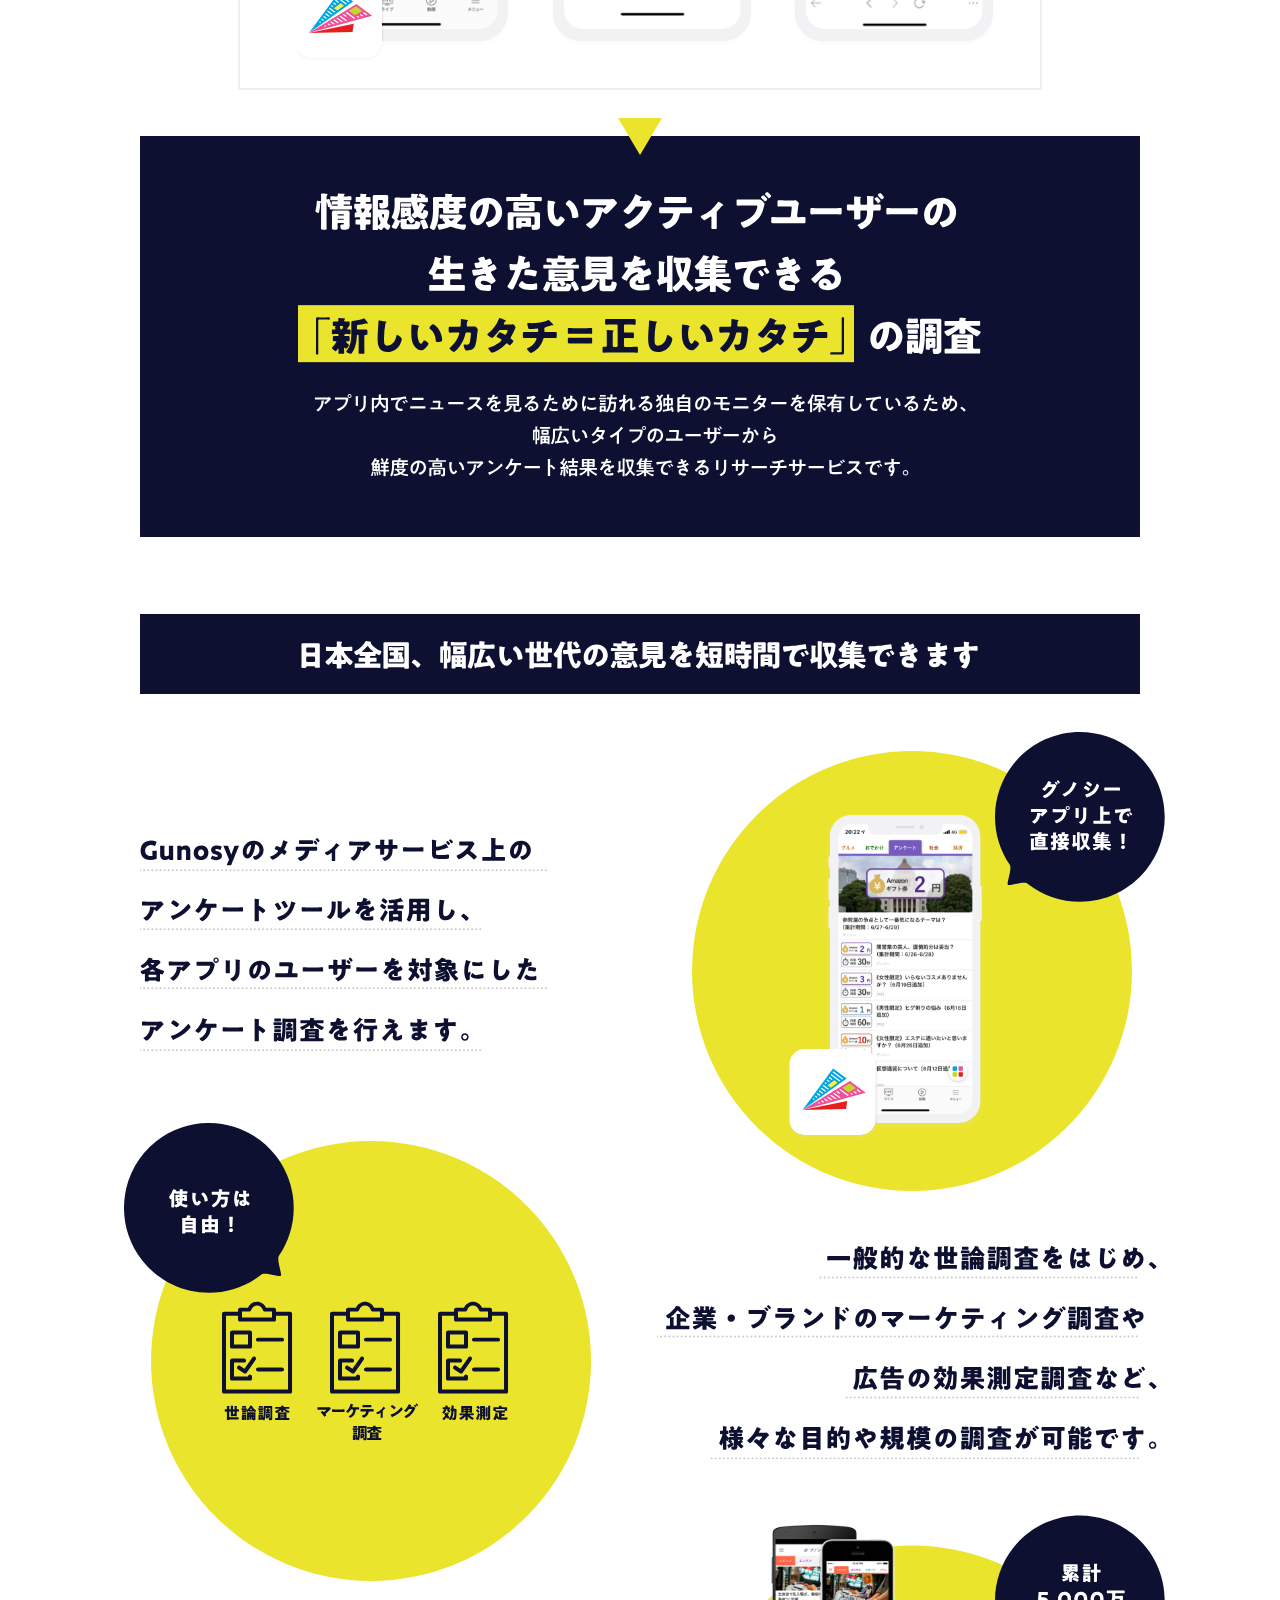
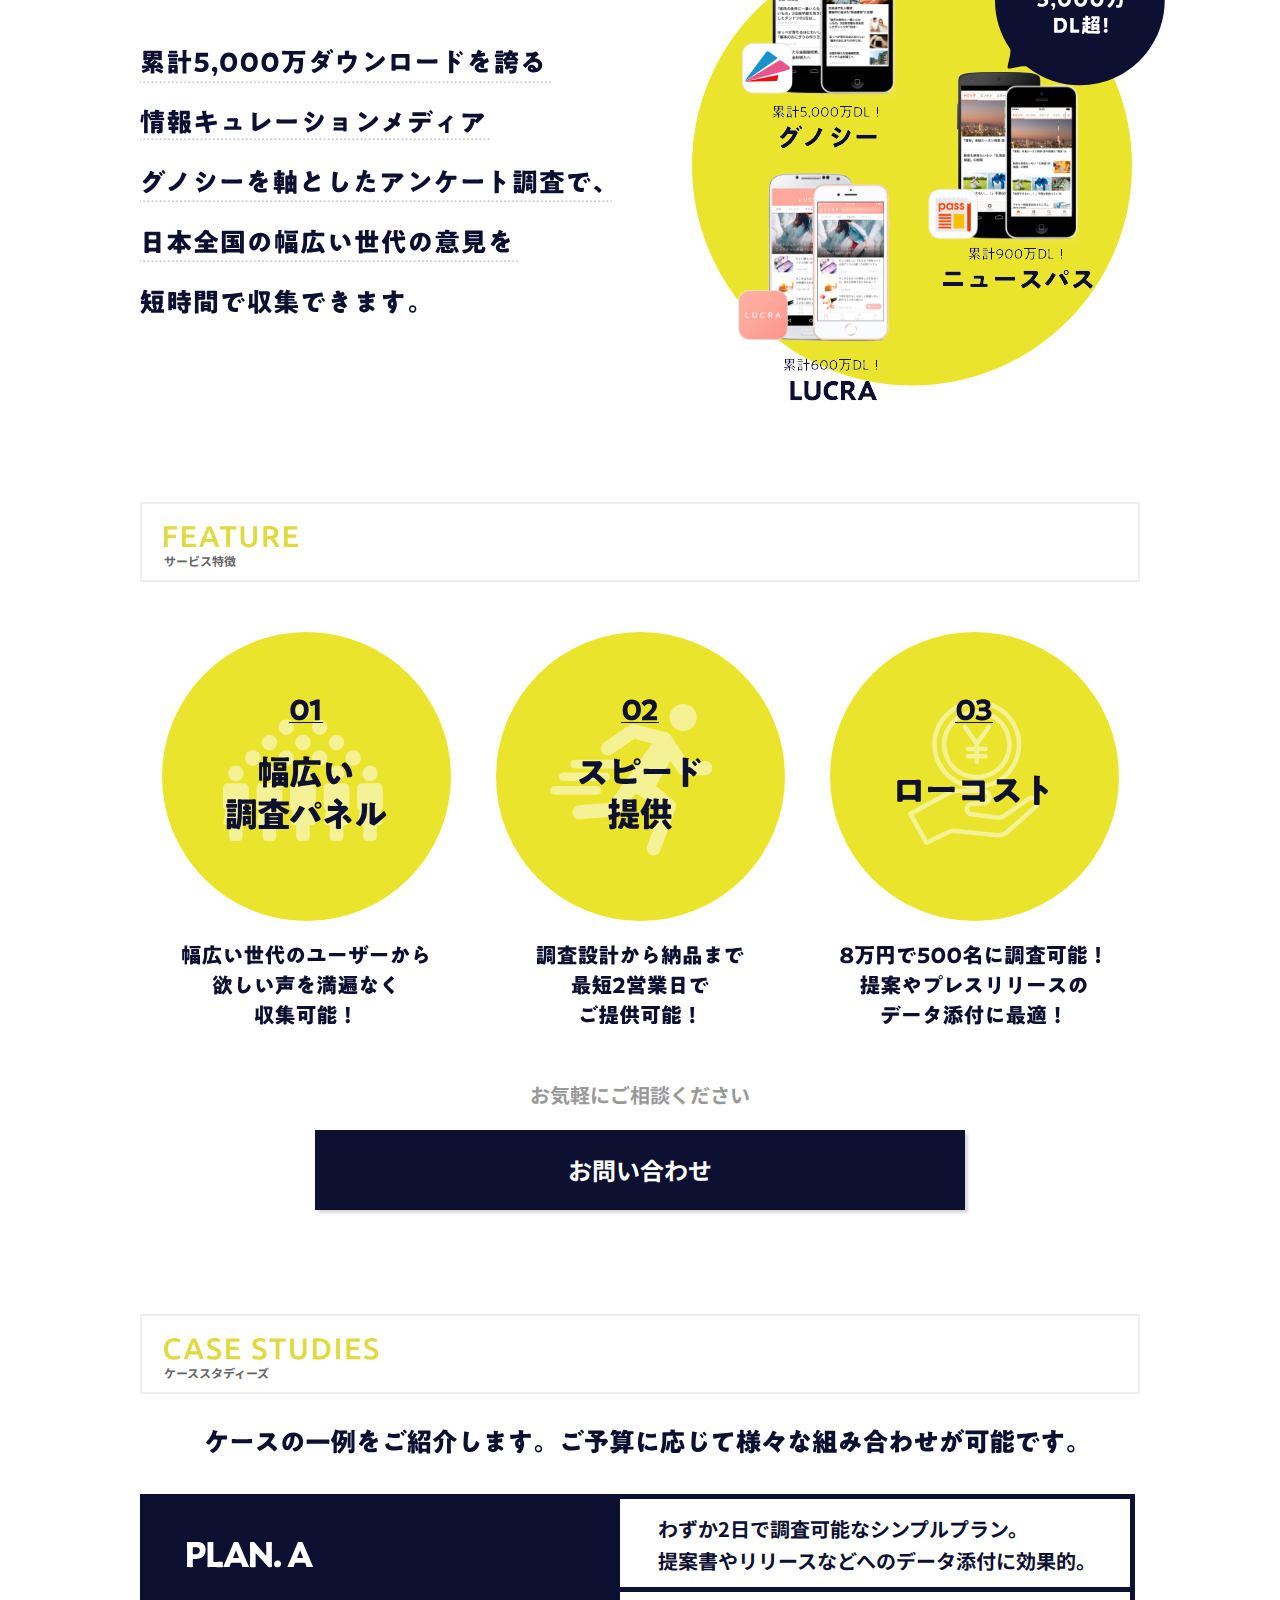
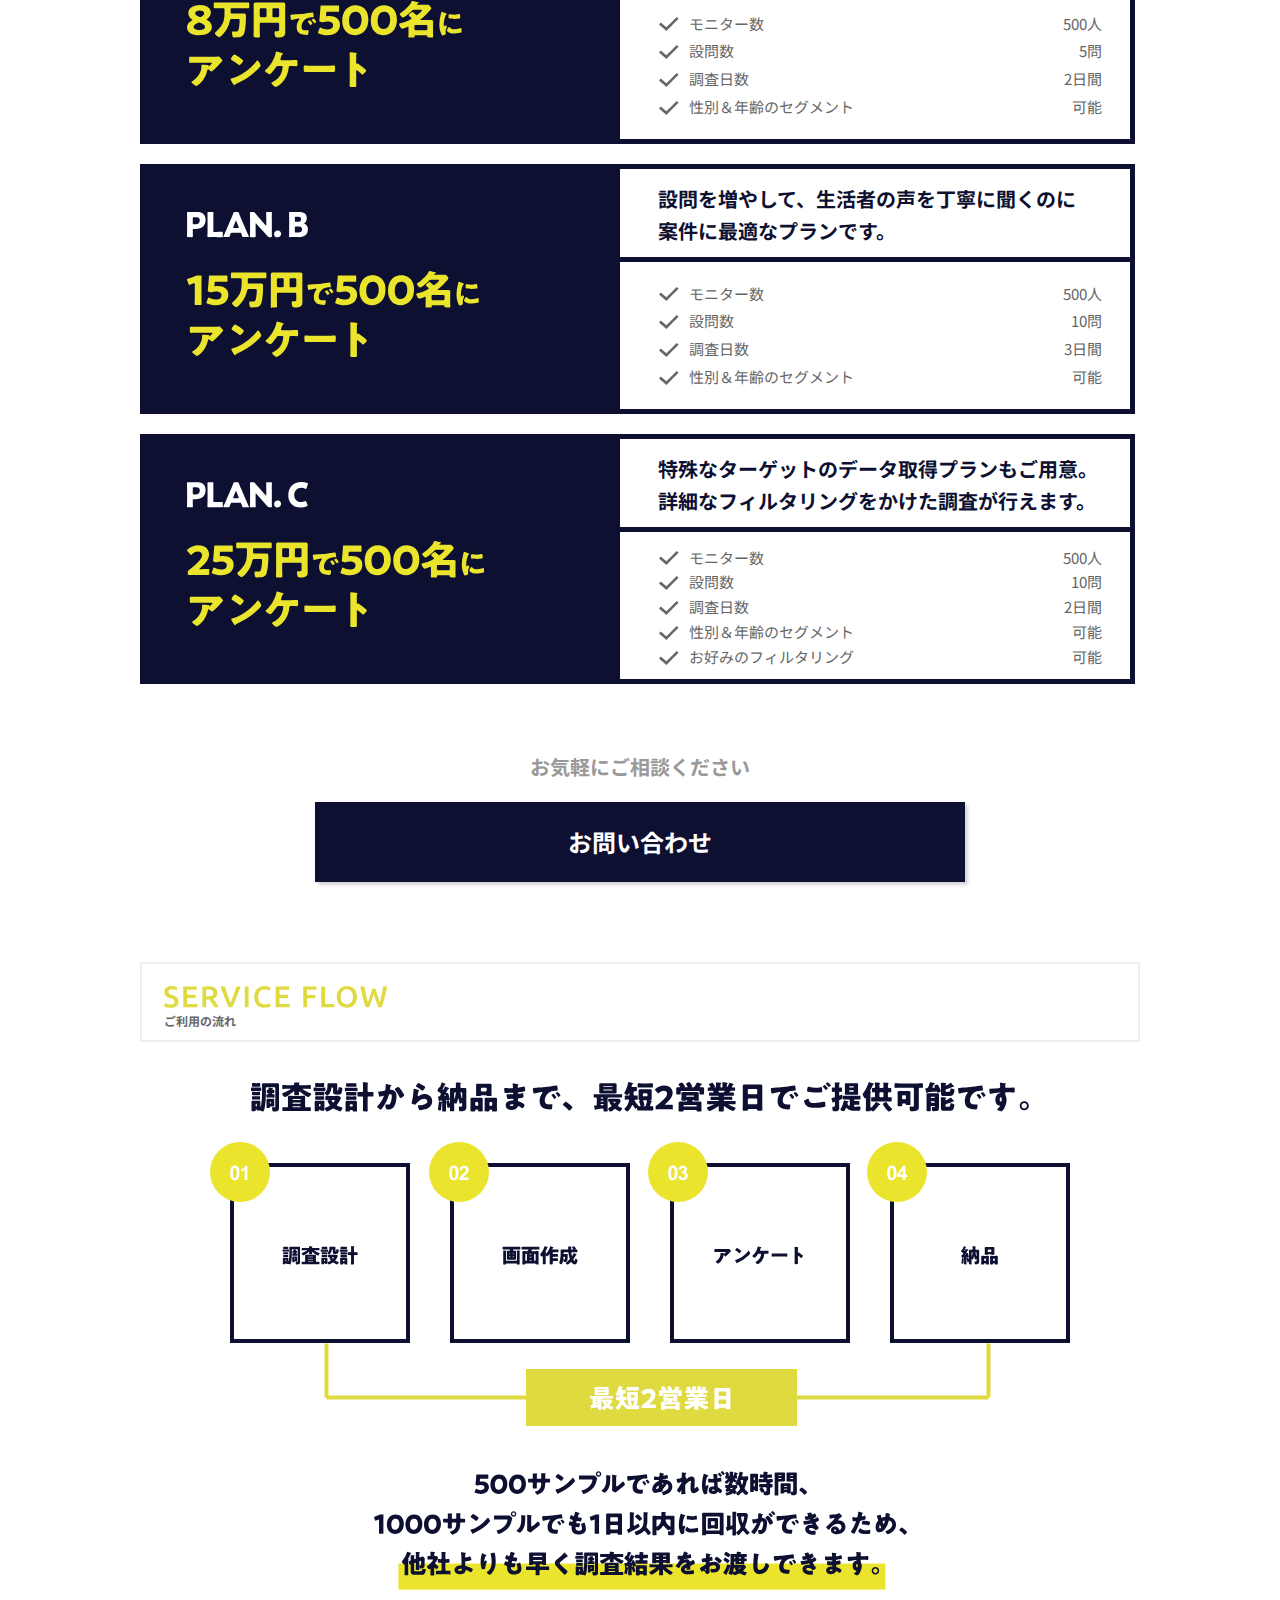
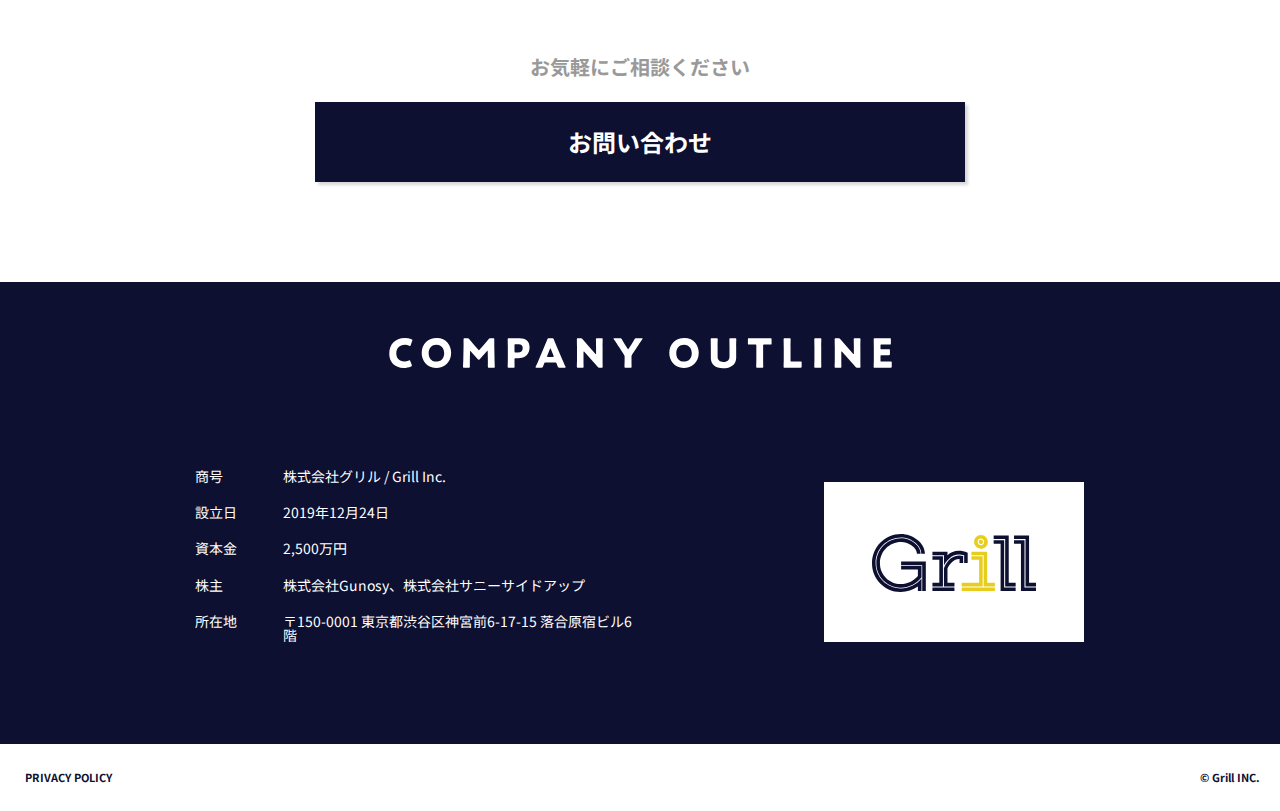
<file: research/index.html>
<!doctype html>
<html lang="ja">
<head>
<meta charset="utf-8">
<title>Grill Research | Grill / Gunosy</title>
<meta name="viewport" content="width=750">
<meta http-equiv="X-UA-Compatible" content="IE=edge">

<meta name="description" content="">

<link href="resources/css/base.css" media="all" rel="stylesheet">
<link rel="icon" href="/favicon.png">
<link rel="shortcut icon" href="/favicon.ico">

<script src="resources/js/viewport.js"></script>
<script src="//ajax.googleapis.com/ajax/libs/jquery/3.1.1/jquery.min.js"></script>

<script src="resources/js/base.js"></script>

<!--[if lt IE 9]>
<script src="/resources/js/html5shiv.min.js"></script>
<script src="/resources/js/IE9.js"></script>
<![endif]-->

<!-- Global site tag (gtag.js) - Google Analytics -->
<script async src="https://www.googletagmanager.com/gtag/js?id=UA-150519504-1"></script>
<script>
window.dataLayer = window.dataLayer || [];
function gtag(){dataLayer.push(arguments);}
gtag('js', new Date());

gtag('config', 'UA-150519504-1');
</script>

<!-- Facebook Pixel Code -->
<script>
  !function(f,b,e,v,n,t,s)
  {if(f.fbq)return;n=f.fbq=function(){n.callMethod?
  n.callMethod.apply(n,arguments):n.queue.push(arguments)};
  if(!f._fbq)f._fbq=n;n.push=n;n.loaded=!0;n.version='2.0';
  n.queue=[];t=b.createElement(e);t.async=!0;
  t.src=v;s=b.getElementsByTagName(e)[0];
  s.parentNode.insertBefore(t,s)}(window, document,'script',
  'https://connect.facebook.net/en_US/fbevents.js');
  fbq('init', '545254853067958');
  fbq('track', 'PageView');
</script>
<noscript><img height="1" width="1" style="display:none"
  src="https://www.facebook.com/tr?id=545254853067958&ev=PageView&noscript=1"
/></noscript>
<!-- End Facebook Pixel Code -->

</head>
<body id="PageTop">


<header class="global__header">
	<a href="/" target="_blank"><img src="resources/images/base/logo_grill.svg" alt="Grill" class="logo_grill"></a>
	<a href="https://gunosy.co.jp/" target="_blank"><img src="resources/images/base/logo_gunosy.svg" alt="Grill" class="logo_Gunosy"></a>
</header>



<article class="cont">

    <header class="cont__header inner">
        <h1><img src="resources/images/header/title.svg" alt="Grill Research"></h1>
        <p>サービスメニューのご案内</p>
    </header>

    <section class="outline__sec inner">
        <h2 class="sec__ttl"><b>OUTLINE</b><span>サービス概要</span></h2>
        <h3 class="ti1 txt_img">“本当に自然な”アンケート調査の実現をサポート</h3>
        <p class="ti2 txt_img">Grill Researchなら、アンケート目的ではないパネラーにアンケート調査ができます。</p>
        <figure class="quest">
            <figcaption>アンケート調査 回収イメージ</figcaption>
            <img src="resources/images/outline/chart01.png" alt="グノシーHOMEから遷移 数クリックで回答完了">
        </figure>
        <div class="next">
            <p class="ti3 txt_img">情報感度の高いアクティブユーザーの生きた意見を収集できる「新しいカタチ = 正しいカタチ」の調査</p>
            <p class="ti4 txt_img">アプリ内でニュースを見るために訪れる独自のモニターを保有しているため、幅広いタイプのユーザーから鮮度の高いアンケート結果を収集できるリサーチサービスです。</p>
        </div>
        <p><strong class="ti5 txt_img">日本全国、幅広い世代の意見を短時間で収集できます</strong></p>
        <dl>
            <dt class="ti6 txt_img">グノシーアプリ上で直接収集！<img src="resources/images/outline/chart02.png" alt="image"></dt>
            <dd class="ti7 txt_img">Gunosyのメディアサービス上のアンケートツールを活用し、各アプリのユーザーを対象にしたアンケート調査を行えます。</dd>
            <dt class="ti8 txt_img">使い方は自由！</dt>
            <dd class="ti9 txt_img">一般的な世論調査をはじめ、企業・ブランドのマーケティング調査や　広告の効果測定調査など、様々な目的や規模の調査が可能です。</dd>
            <dt class="ti10 txt_img">累計5,000万DL超!<img src="resources/images/outline/chart03.png" alt="image"></dt>
            <dd class="ti11 txt_img">累計5,000万ダウンロードを誇る情報キュレーションメディアグノシーを軸としたアンケート調査で、日本全国の幅広い世代の意見を短時間で収集できます。</dd>
        </dl>
    </section>

    <section class="feature__sec inner">
        <h2 class="sec__ttl"><b>FEATURE</b><span>サービス特徴</span></h2>
        <ol class="feature__list">
            <li><img src="resources/images/feature/chart01.svg" alt="01 幅広い調査パネル 幅広い世代のユーザーから欲しい声を満遍なく収集可能！"></li>
            <li><img src="resources/images/feature/chart02.svg" alt="02 スピード提供 調査設計から納品まで"></li>
            <li><img src="resources/images/feature/chart03.svg" alt="03 ローコスト 8万円で500名に調査可能！提案やプレスリリースのデータ添付に最適！"></li>
        </ol>
        <p class="consultation">お気軽にご相談ください</p>
        <a href="/contact/" target="_blank" class="contactBtn btn">お問い合わせ</a>
    </section>

    <section class="case__sec inner">
        <h2 class="sec__ttl"><b>CASE STUDIES</b><span>ケーススタディーズ</span></h2>
        <p class="ti1 txt_img">ケースの一例をご紹介します。ご予算に応じて様々な組み合わせが可能です。</p>
        <dl class="plan__list">
            <dt><span class="ti2 txt_img">PLAN. A</span><span class="ti3 txt_img">8万円で500名にアンケート</span></dt>
            <dd>
                <p>わずか2日で調査可能なシンプルプラン。<br>
                提案書やリリースなどへのデータ添付に効果的。</p>
                <dl class="data__list">
                    <dt>モニター数</dt>
                    <dd>500人</dd>
                    <dt>設問数</dt>
                    <dd>5問</dd>
                    <dt>調査日数</dt>
                    <dd>2日間</dd>
                    <dt>性別＆年齢のセグメント</dt>
                    <dd>可能</dd>
                </dl>
            </dd>

            <dt><span class="ti4 txt_img">PLAN. B</span><span class="ti5 txt_img">15万円で500名にアンケート</span></dt>
            <dd>
                <p>設問を増やして、生活者の声を丁寧に聞くのに<br>
                案件に最適なプランです。</p>
                <dl class="data__list">
                    <dt>モニター数</dt>
                    <dd>500人</dd>
                    <dt>設問数</dt>
                    <dd>10問</dd>
                    <dt>調査日数</dt>
                    <dd>3日間</dd>
                    <dt>性別＆年齢のセグメント</dt>
                    <dd>可能</dd>
                </dl>
            </dd>

            <dt><span class="ti6 txt_img">PLAN. C</span><span class="ti7 txt_img">25万円で500名にアンケート</span></dt>
            <dd>
                <p>特殊なターゲットのデータ取得プランもご用意。<br>
                詳細なフィルタリングをかけた調査が行えます。</p>
                <dl class="data__list wd">
                    <dt>モニター数</dt>
                    <dd>500人</dd>
                    <dt>設問数</dt>
                    <dd>10問</dd>
                    <dt>調査日数</dt>
                    <dd>2日間</dd>
                    <dt>性別＆年齢のセグメント</dt>
                    <dd>可能</dd>
                    <dt>お好みのフィルタリング</dt>
                    <dd>可能</dd>
                </dl>
            </dd>

        </dl>
        <p class="consultation">お気軽にご相談ください</p>
        <a href="/contact/" target="_blank" class="contactBtn btn">お問い合わせ</a>
    </section>

    <section class="flow__sec inner">
        <h2 class="sec__ttl"><b>SERVICE FLOW</b><span>ご利用の流れ</span></h2>
        <p class="ti1 txt_img"></p>
        <figure>
            <img src="resources/images/flow/chart.svg" alt="01調査設計 02画面作成 03アンケート 04納品 最短2営業日">
            <figcaption class="ti2 txt_img">500サンプルであれば数時間、1000サンプルでも1日以内に回収ができるため、他社よりも早く調査結果をお渡しできます。</figcaption>
        </figure>
        <p class="consultation">お気軽にご相談ください</p>
        <a href="/contact/" target="_blank" class="contactBtn btn">お問い合わせ</a>
    </section>

    <footer class="footer">
        <div class="inner">
            <h2>COMPANY OUTLINE</h2>
            <figure><a href="/" target="_blank"><img src="resources/images/base/logo_grill.svg" alt="Grill"></a></figure>
            <dl class="companyOutline__list">
                <dt>商号</dt>
                <dd>株式会社グリル / Grill Inc.</dd>
                <dt>設立日</dt>
                <dd>2019年12月24日</dd>
                <dt>資本金</dt>
                <dd>2,500万円</dd>
                <dt>株主</dt>
                <dd>株式会社Gunosy、株式会社サニーサイドアップ</dd>
                <dt>所在地</dt>
                <dd>〒150-0001 東京都渋谷区神宮前6-17-15 落合原宿ビル6階</dd>
        </dl>
        </div>
    </footer>

</article>



<footer class="global__footer">
	<nav>
        <span class="privacyBtn moadlBtn">PRIVACY POLICY</span>
    </nav>
    <div class="privacy__modal moadlCont">
        <iframe src="../privacy.html" frameborder="0"></iframe>
    </div>
	<p class="copy">&copy; <script>  year();  </script> Grill INC.</p>
</footer>


</body>
</html>
</file>
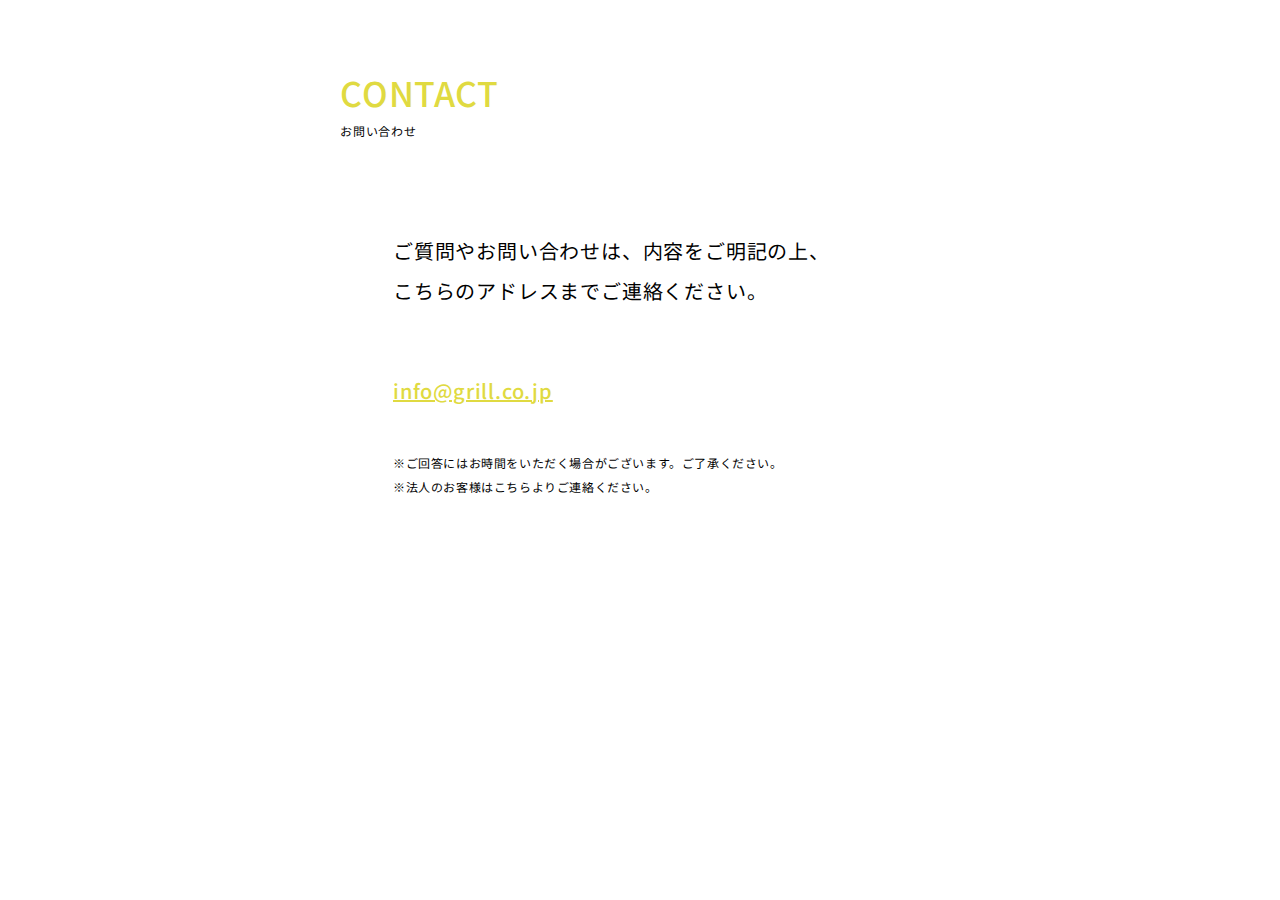
<file: contact.html>
<!doctype html>
<html>
<head>
<meta charset="UTF-8">
<title>CONTACT | Grill</title>
<meta name="viewport" content="width=750">
<meta http-equiv="X-UA-Compatible" content="IE=edge">
<link rel="icon" href="/favicon.png">
<link rel="shortcut icon" href="/favicon.ico">
<script src="resources/js/viewport.js"></script>
<style>
@import url('//fonts.googleapis.com/css?family=Noto+Sans+JP:100,300,400,500,700,900');
@import url('//fonts.googleapis.com/css?family=Ubuntu:300,300i,400,400i,500,500i,700,700i&display=swap');

article,aside,details,figcaption,figure,footer,header,menu,nav,section,main { 
    display:block;
}
article,aside,details,figcaption,figure,footer,header,menu,nav,section,main,
* {
	box-sizing: border-box;
	margin: 0;
	padding: 0;
}
fieldset,img {
	border: 0;
}
* {
	font-size:100%;
	max-height: 999999px;
}
body {
	font: 100%/1 'Noto Sans JP', sans-serif;
    letter-spacing: 0.05em;
}
h1,h2,h3,h4,h5,h6,b {
	font-weight: 600;
}
ol,ul,li {
  list-style: none;
}
ul,ol {
	letter-spacing: -.40em;
}
ul > li,ol > li {
	letter-spacing: 0.05em;
}
img {
	display: block;
	max-width: 100%;
	height: auto;
}
*:before,*:after {
	content: "";
	display: none;
}
body {
    width: 800px;
    margin: auto;
    padding: 76px 100px 50px;
}
.contact > h2 {
    margin-bottom: 28px;
    font-size: 12px;
    font-weight: normal;
}
.contact > h2 span {
    display: block;
    margin-bottom: 15px;
    color: #e0da41;
    font-size: 34px;
    font-weight: 500;
}
.info__text {
    padding: 66px 53px 30px;
    line-height: 2;
}
.info__text p {
    font-size: 20px;
}
.info__text a {
    display: block;
    margin: 3em 0 2em;
    color: #e0da41;
    font-size: 20px;
    font-weight: 500;
}
.info__text a:hover {
    text-decoration: underline;
}
.info__text .note {
    font-size: 12px;
}
@media screen and (max-device-width: 660px) {
    body {
        width: 670px;
        padding: 50px 60px 10px;
    }
    .contact > h2 {
        margin-bottom: 70px;
        font-size: 22px;
    }
    .contact > h2 span {
        margin-bottom: 25px;
        font-size: 60px;
    }
    .info__text {
        padding: 3em 0;
    }
    .info__text p {
        font-size: 24px;
    }
    .info__text a {
        font-size: 24px;
    }
    .info__text a:hover {
        text-decoration: none;
    }
    .info__text .note {
        font-size: 20px;
    }
}
</style>
<!--[if lt IE 9]>
<script src="/resources/js/html5shiv.min.js"></script>
<script src="/resources/js/IE9.js"></script>
<![endif]-->
</head>

<body>
    

<article class="contact">
    <h2><span>CONTACT</span>お問い合わせ</h2>
    <div class="info__text">
        <p>ご質問やお問い合わせは、内容をご明記の上、<br class="brkSp">こちらのアドレスまでご連絡ください。</p>
        <a href="&#109;a&#105;&#108;&#116;o&#58;info&#64;g&#114;&#105;ll.co.jp">i&#110;&#102;o&#64;&#103;r&#105;&#108;l&#46;c&#111;&#46;&#106;&#112;</a>
        <ul class="note">
            <li>※ご回答にはお時間をいただく場合がございます。ご了承ください。</li>
            <li>※法人のお客様はこちらよりご連絡ください。</li>
        </ul>
    </div>
</article>

    
</body>
</html>
</file>
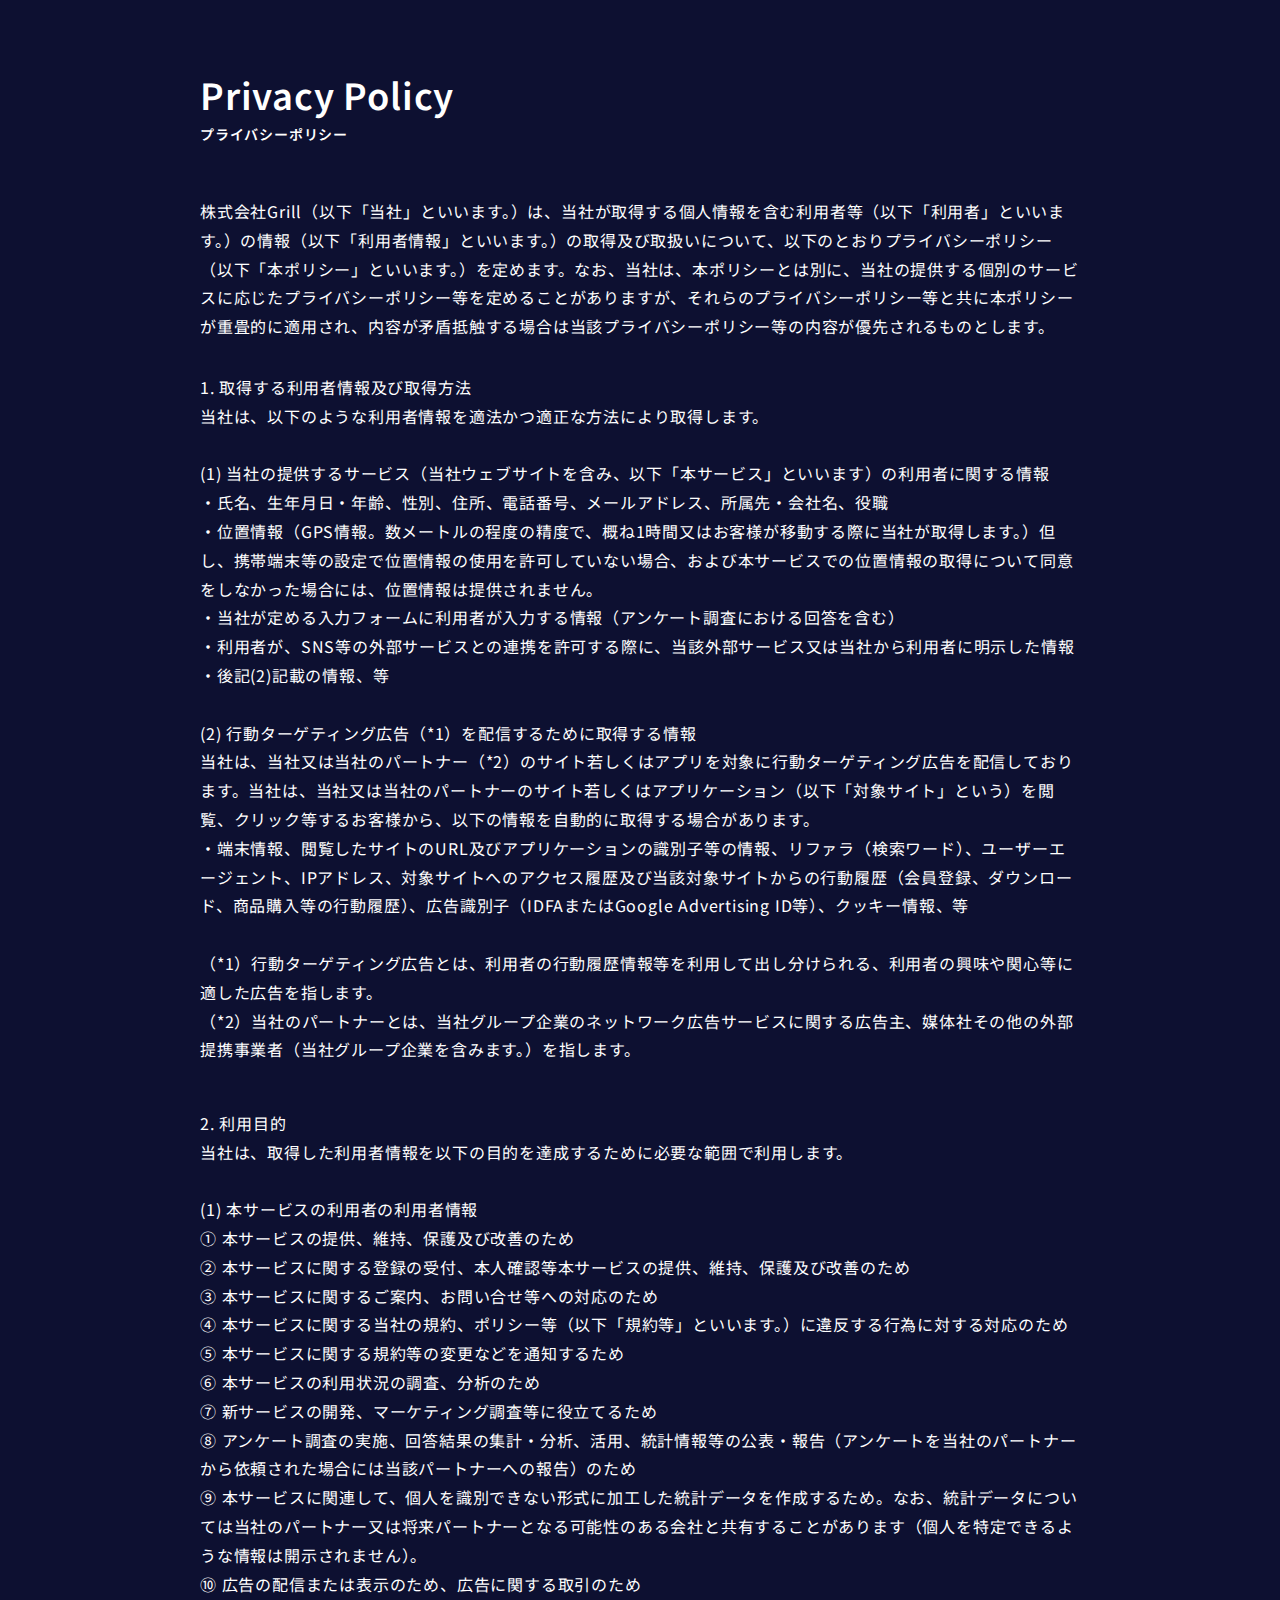
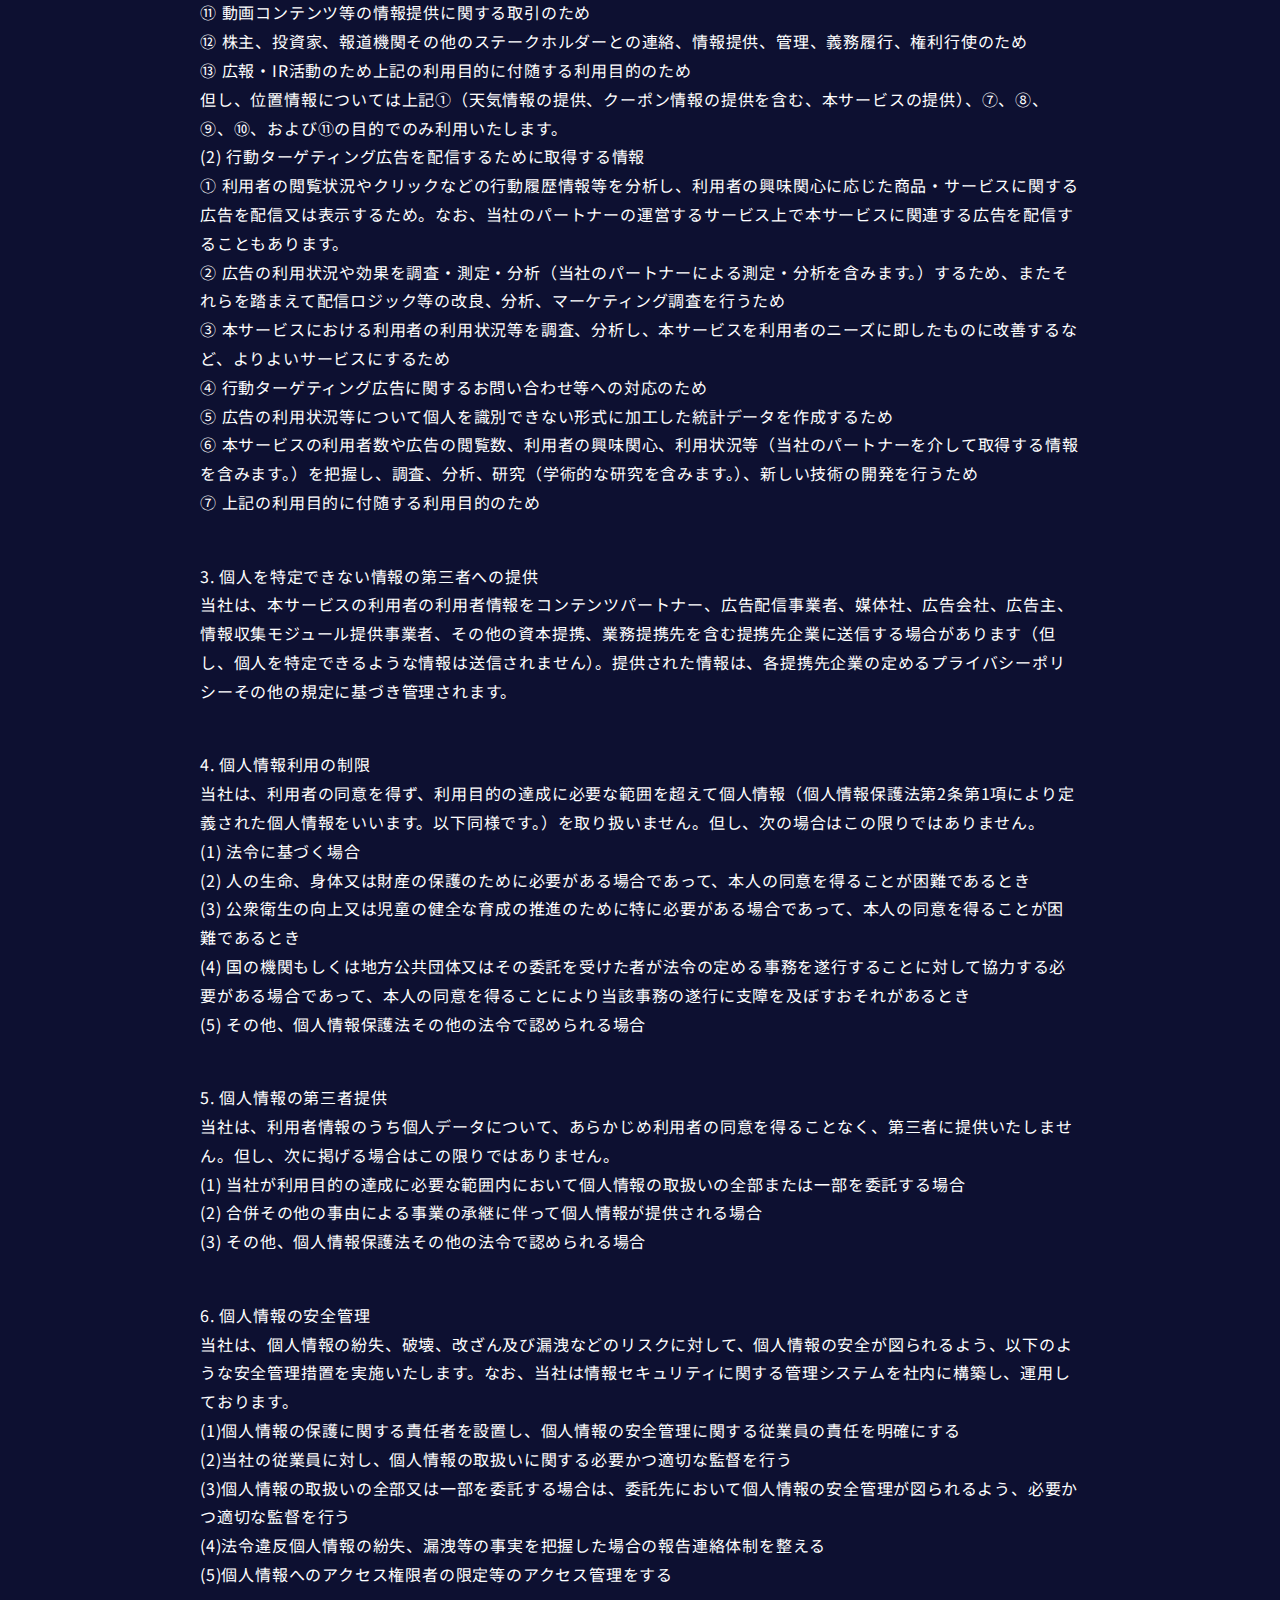
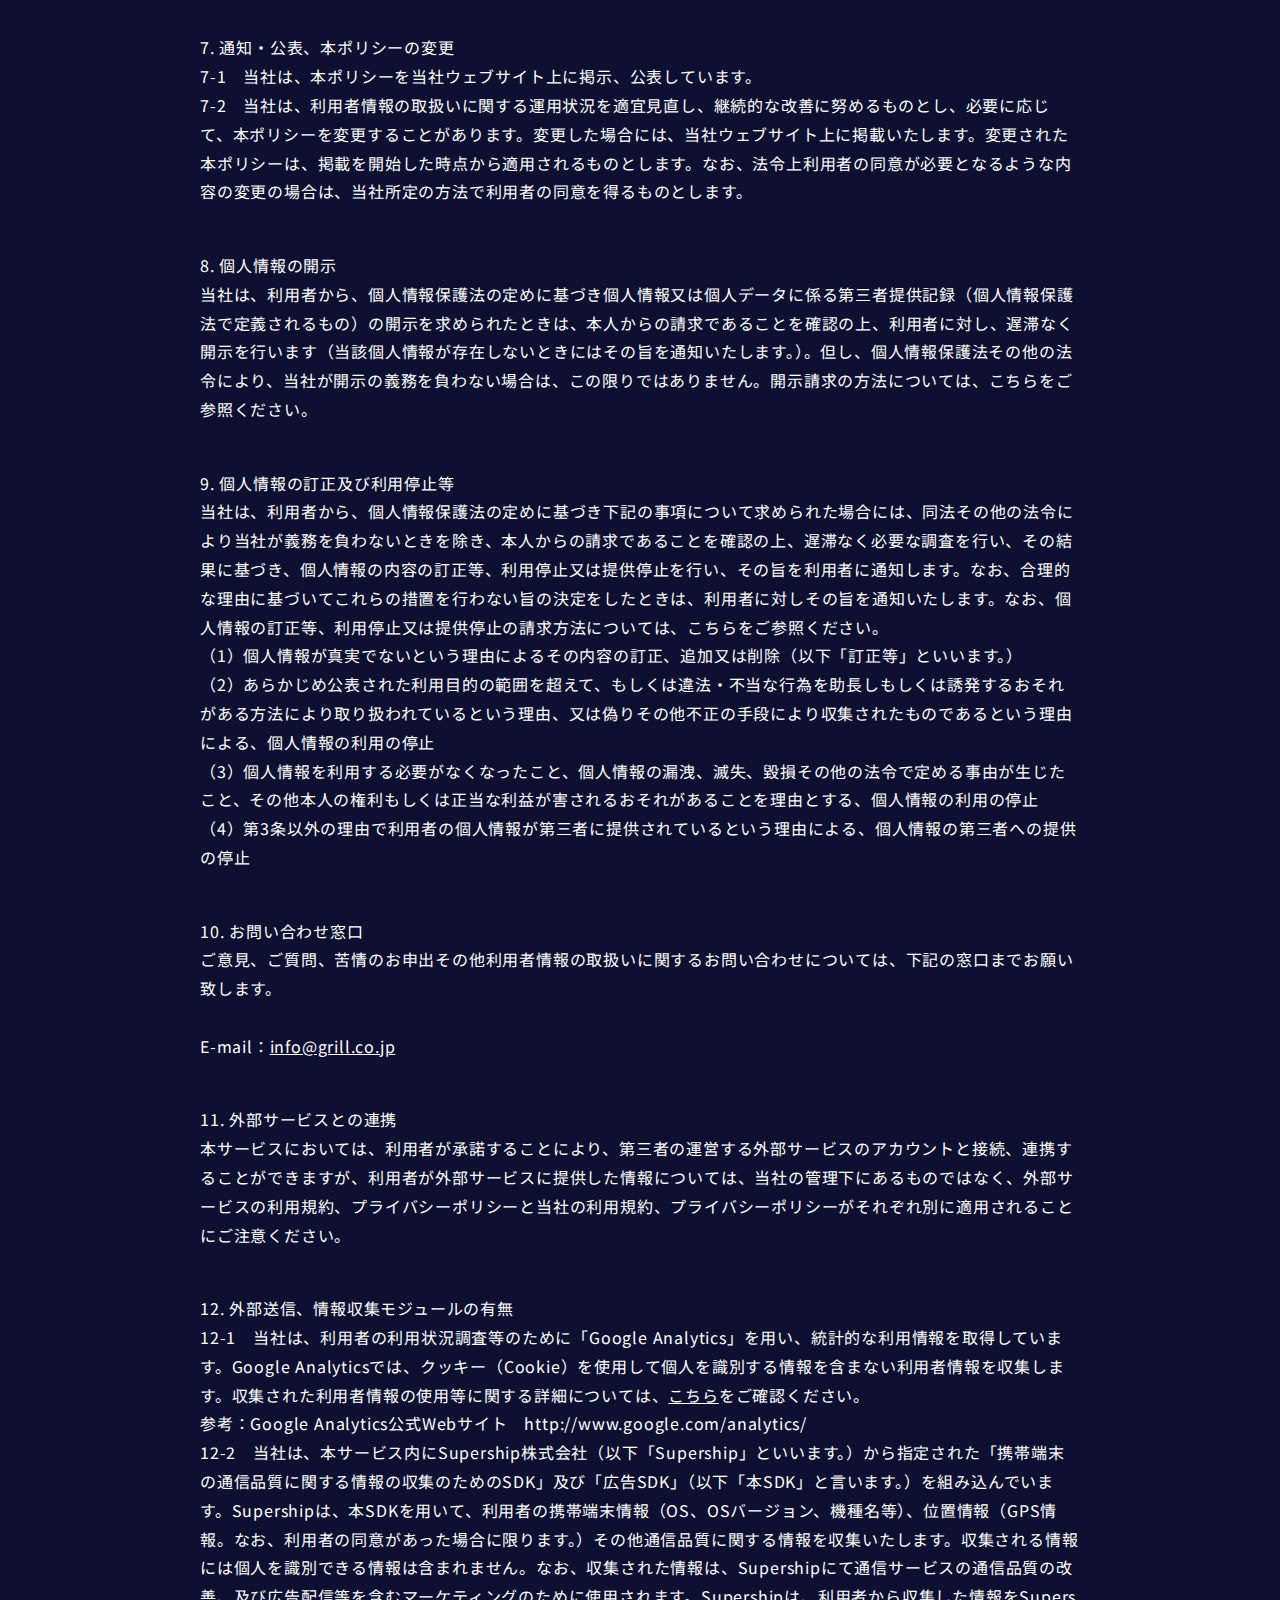
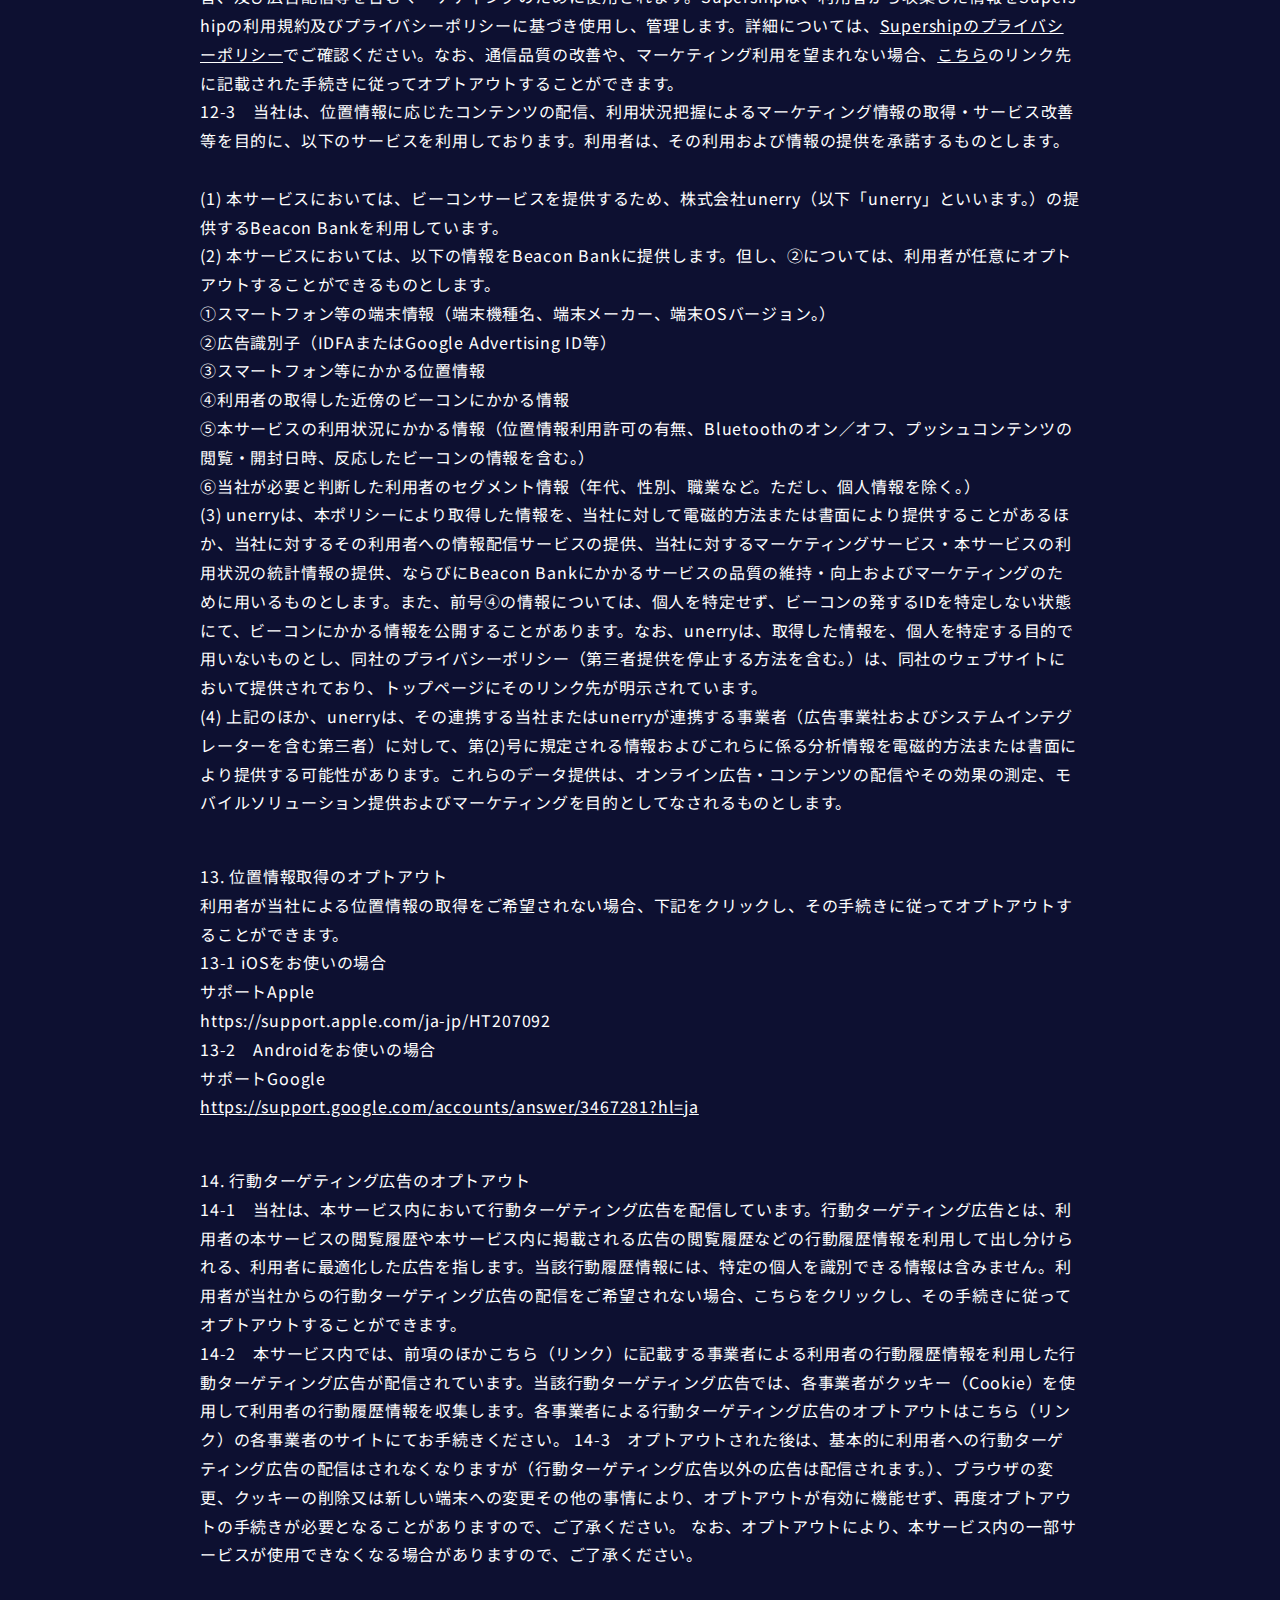
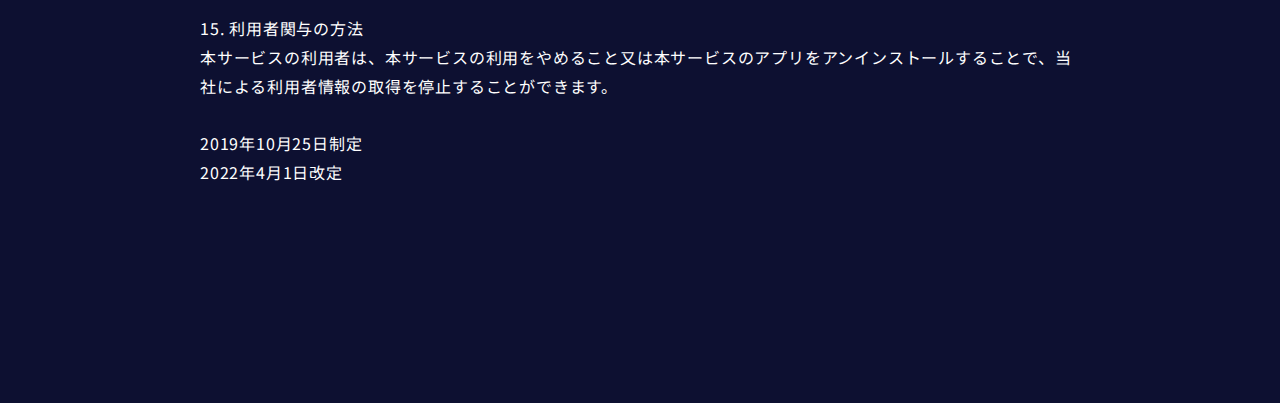
<file: privacy.html>
<!doctype html>
<html>
<head>
<meta charset="UTF-8">
<title>Privacy Policy | Grill</title>
<meta name="viewport" content="width=750">
<meta http-equiv="X-UA-Compatible" content="IE=edge">

<script src="resources/js/viewport.js"></script>
<style>
@import url('//fonts.googleapis.com/css?family=Noto+Sans+JP:100,300,400,500,700,900');
@import url('//fonts.googleapis.com/css?family=Ubuntu:300,300i,400,400i,500,500i,700,700i&display=swap');

article,aside,details,figcaption,figure,footer,header,menu,nav,section,main { 
    display:block;
}
article,aside,details,figcaption,figure,footer,header,menu,nav,section,main,
* {
	box-sizing: border-box;
	margin: 0;
	padding: 0;
}
fieldset,img {
	border: 0;
}
* {
	font-size:100%;
	max-height: 999999px;
}
body {
	font: 100%/1 'Noto Sans JP', sans-serif;
    letter-spacing: 0.05em;
}
h1,h2,h3,h4,h5,h6,b {
	font-weight: 600;
}
ol,ul,li {
  list-style: none;
}
ul,ol {
	letter-spacing: -.40em;
}
ul > li,ol > li {
	letter-spacing: 0.05em;
}
img {
	display: block;
	max-width: 100%;
	height: auto;
}
*:before,*:after {
	content: "";
	display: none;
}
body {
    background: #0d1031;
}
.privacy {
    display: block;
    width: 980px;
    margin: auto;
    padding: 76px 50px 100px;
    background: #0d1031;
    color: #fff;
    line-height: 1.8;
    word-wrap: break-word;
    word-break: break-all;
}
.privacy .clsBtn {
    top: 30px;
}
.privacy h2 {
    margin-bottom: 56px;
    font-size: 14px;
    line-height: 1;
}
.privacy h2 span {
    display: block;
    margin-bottom: 15px;
    font-size: 36px;
}
.privacy p {
    margin-bottom: 2em;
}
.privacy ol {
    padding-bottom: 100px;
}
.privacy ol li {
    list-style: decimal inside;
    margin-bottom: 1em;
}
.privacy dl {
    margin-top: 2em;
}
.privacy .sign {
    margin-bottom: 100px;
    text-align: right;
}
.privacy a {
    color: #fff;
}
.privacy ol li a {
    text-decoration: underline;
}
.privacy ol li a:hover {
    text-decoration: none;
}
@media screen and (max-device-width: 660px) {
    .privacy {
        width: 670px;
        padding: 88px 60px;
    }
    .privacy h2 {
        margin-bottom: 60px;
        font-size: 22px;
    }
    .privacy h2 span {
        margin-bottom: 20px;
        font-size: 48px;
    }
}
</style>
<!--[if lt IE 9]>
<script src="/resources/js/html5shiv.min.js"></script>
<script src="/resources/js/IE9.js"></script>
<![endif]-->
</head>

<body>
    
<section class="privacy moadlCont">
        <h2><span>Privacy Policy </span>プライバシーポリシー</h2>
        <p>株式会社Grill（以下「当社」といいます。）は、当社が取得する個人情報を含む利用者等（以下「利用者」といいます。）の情報（以下「利用者情報」といいます。）の取得及び取扱いについて、以下のとおりプライバシーポリシー（以下「本ポリシー」といいます。）を定めます。なお、当社は、本ポリシーとは別に、当社の提供する個別のサービスに応じたプライバシーポリシー等を定めることがありますが、それらのプライバシーポリシー等と共に本ポリシーが重畳的に適用され、内容が矛盾抵触する場合は当該プライバシーポリシー等の内容が優先されるものとします。</p>
        <ol>
            <li>取得する利用者情報及び取得方法<br>
当社は、以下のような利用者情報を適法かつ適正な方法により取得します。<br>
<br>
(1) 当社の提供するサービス（当社ウェブサイトを含み、以下「本サービス」といいます）の利用者に関する情報<br>
・氏名、生年月日・年齢、性別、住所、電話番号、メールアドレス、所属先・会社名、役職<br>
・位置情報（GPS情報。数メートルの程度の精度で、概ね1時間又はお客様が移動する際に当社が取得します。）但し、携帯端末等の設定で位置情報の使用を許可していない場合、および本サービスでの位置情報の取得について同意をしなかった場合には、位置情報は提供されません。<br>
・当社が定める入力フォームに利用者が入力する情報（アンケート調査における回答を含む）<br>
・利用者が、SNS等の外部サービスとの連携を許可する際に、当該外部サービス又は当社から利用者に明示した情報<br>
・後記(2)記載の情報、等 <br>
<br>
(2) 行動ターゲティング広告（*1）を配信するために取得する情報<br>
当社は、当社又は当社のパートナー（*2）のサイト若しくはアプリを対象に行動ターゲティング広告を配信しております。当社は、当社又は当社のパートナーのサイト若しくはアプリケーション（以下「対象サイト」という）を閲覧、クリック等するお客様から、以下の情報を自動的に取得する場合があります。<br>
・端末情報、閲覧したサイトのURL及びアプリケーションの識別子等の情報、リファラ（検索ワード）、ユーザーエージェント、IPアドレス、対象サイトへのアクセス履歴及び当該対象サイトからの行動履歴（会員登録、ダウンロード、商品購入等の行動履歴）、広告識別子（IDFAまたはGoogle Advertising ID等）、クッキー情報、等<br>
<br>
（*1）行動ターゲティング広告とは、利用者の行動履歴情報等を利用して出し分けられる、利用者の興味や関心等に適した広告を指します。<br>
（*2）当社のパートナーとは、当社グループ企業のネットワーク広告サービスに関する広告主、媒体社その他の外部提携事業者（当社グループ企業を含みます。）を指します。<br><br>
            </li>
            <li>利用目的<br>
当社は、取得した利用者情報を以下の目的を達成するために必要な範囲で利用します。<br>
<br>
(1) 本サービスの利用者の利用者情報<br>
① 本サービスの提供、維持、保護及び改善のため<br>
② 本サービスに関する登録の受付、本人確認等本サービスの提供、維持、保護及び改善のため<br>
③ 本サービスに関するご案内、お問い合せ等への対応のため<br>
④ 本サービスに関する当社の規約、ポリシー等（以下「規約等」といいます。）に違反する行為に対する対応のため<br>
⑤ 本サービスに関する規約等の変更などを通知するため<br>
⑥ 本サービスの利用状況の調査、分析のため<br>
⑦ 新サービスの開発、マーケティング調査等に役立てるため<br>
⑧ アンケート調査の実施、回答結果の集計・分析、活用、統計情報等の公表・報告（アンケートを当社のパートナーから依頼された場合には当該パートナーへの報告）のため<br>
⑨ 本サービスに関連して、個人を識別できない形式に加工した統計データを作成するため。なお、統計データについては当社のパートナー又は将来パートナーとなる可能性のある会社と共有することがあります（個人を特定できるような情報は開示されません）。<br>
⑩ 広告の配信または表示のため、広告に関する取引のため<br>
⑪ 動画コンテンツ等の情報提供に関する取引のため<br>
⑫ 株主、投資家、報道機関その他のステークホルダーとの連絡、情報提供、管理、義務履行、権利行使のため<br>
⑬ 広報・IR活動のため上記の利用目的に付随する利用目的のため<br>
但し、位置情報については上記①（天気情報の提供、クーポン情報の提供を含む、本サービスの提供）、⑦、⑧、⑨、⑩、および⑪の目的でのみ利用いたします。<br>
(2) 行動ターゲティング広告を配信するために取得する情報<br>
① 利用者の閲覧状況やクリックなどの行動履歴情報等を分析し、利用者の興味関心に応じた商品・サービスに関する広告を配信又は表示するため。なお、当社のパートナーの運営するサービス上で本サービスに関連する広告を配信することもあります。<br>
② 広告の利用状況や効果を調査・測定・分析（当社のパートナーによる測定・分析を含みます。）するため、またそれらを踏まえて配信ロジック等の改良、分析、マーケティング調査を行うため<br>
③ 本サービスにおける利用者の利用状況等を調査、分析し、本サービスを利用者のニーズに即したものに改善するなど、よりよいサービスにするため<br>
④ 行動ターゲティング広告に関するお問い合わせ等への対応のため<br>
⑤ 広告の利用状況等について個人を識別できない形式に加工した統計データを作成するため<br>
⑥ 本サービスの利用者数や広告の閲覧数、利用者の興味関心、利用状況等（当社のパートナーを介して取得する情報を含みます。）を把握し、調査、分析、研究（学術的な研究を含みます。）、新しい技術の開発を行うため<br>
⑦ 上記の利用目的に付随する利用目的のため<br><br>
            </li>
            <li>個人を特定できない情報の第三者への提供<br>
当社は、本サービスの利用者の利用者情報をコンテンツパートナー、広告配信事業者、媒体社、広告会社、広告主、情報収集モジュール提供事業者、その他の資本提携、業務提携先を含む提携先企業に送信する場合があります（但し、個人を特定できるような情報は送信されません）。提供された情報は、各提携先企業の定めるプライバシーポリシーその他の規定に基づき管理されます。<br><br>
            </li>
            <li>個人情報利用の制限<br>
当社は、利用者の同意を得ず、利用目的の達成に必要な範囲を超えて個人情報（個人情報保護法第2条第1項により定義された個人情報をいいます。以下同様です。）を取り扱いません。但し、次の場合はこの限りではありません。<br>
(1) 法令に基づく場合<br>
(2) 人の生命、身体又は財産の保護のために必要がある場合であって、本人の同意を得ることが困難であるとき<br>
(3) 公衆衛生の向上又は児童の健全な育成の推進のために特に必要がある場合であって、本人の同意を得ることが困難であるとき<br>
(4) 国の機関もしくは地方公共団体又はその委託を受けた者が法令の定める事務を遂行することに対して協力する必要がある場合であって、本人の同意を得ることにより当該事務の遂行に支障を及ぼすおそれがあるとき<br>
(5) その他、個人情報保護法その他の法令で認められる場合<br><br>
            </li>
            <li>個人情報の第三者提供<br>
当社は、利用者情報のうち個人データについて、あらかじめ利用者の同意を得ることなく、第三者に提供いたしません。但し、次に掲げる場合はこの限りではありません。<br>
(1) 当社が利用目的の達成に必要な範囲内において個人情報の取扱いの全部または一部を委託する場合<br>
(2) 合併その他の事由による事業の承継に伴って個人情報が提供される場合<br>
(3) その他、個人情報保護法その他の法令で認められる場合<br><br>
            </li>
            <li>個人情報の安全管理<br>
当社は、個人情報の紛失、破壊、改ざん及び漏洩などのリスクに対して、個人情報の安全が図られるよう、以下のような安全管理措置を実施いたします。なお、当社は情報セキュリティに関する管理システムを社内に構築し、運用しております。<br>
(1)個人情報の保護に関する責任者を設置し、個人情報の安全管理に関する従業員の責任を明確にする<br>
(2)当社の従業員に対し、個人情報の取扱いに関する必要かつ適切な監督を行う<br>
(3)個人情報の取扱いの全部又は一部を委託する場合は、委託先において個人情報の安全管理が図られるよう、必要かつ適切な監督を行う<br>
(4)法令違反個人情報の紛失、漏洩等の事実を把握した場合の報告連絡体制を整える<br>
(5)個人情報へのアクセス権限者の限定等のアクセス管理をする<br><br>
            </li>
            <li>通知・公表、本ポリシーの変更<br>
7-1　当社は、本ポリシーを当社ウェブサイト上に掲示、公表しています。<br>
7-2　当社は、利用者情報の取扱いに関する運用状況を適宜見直し、継続的な改善に努めるものとし、必要に応じて、本ポリシーを変更することがあります。変更した場合には、当社ウェブサイト上に掲載いたします。変更された本ポリシーは、掲載を開始した時点から適用されるものとします。なお、法令上利用者の同意が必要となるような内容の変更の場合は、当社所定の方法で利用者の同意を得るものとします。<br><br>
            </li>
            <li>個人情報の開示<br>
当社は、利用者から、個人情報保護法の定めに基づき個人情報又は個人データに係る第三者提供記録（個人情報保護法で定義されるもの）の開示を求められたときは、本人からの請求であることを確認の上、利用者に対し、遅滞なく開示を行います（当該個人情報が存在しないときにはその旨を通知いたします。）。但し、個人情報保護法その他の法令により、当社が開示の義務を負わない場合は、この限りではありません。開示請求の方法については、こちらをご参照ください。<br><br>
            </li>
            <li>個人情報の訂正及び利用停止等<br>
当社は、利用者から、個人情報保護法の定めに基づき下記の事項について求められた場合には、同法その他の法令により当社が義務を負わないときを除き、本人からの請求であることを確認の上、遅滞なく必要な調査を行い、その結果に基づき、個人情報の内容の訂正等、利用停止又は提供停止を行い、その旨を利用者に通知します。なお、合理的な理由に基づいてこれらの措置を行わない旨の決定をしたときは、利用者に対しその旨を通知いたします。なお、個人情報の訂正等、利用停止又は提供停止の請求方法については、こちらをご参照ください。<br>
（1）個人情報が真実でないという理由によるその内容の訂正、追加又は削除（以下「訂正等」といいます。）<br>
（2）あらかじめ公表された利用目的の範囲を超えて、もしくは違法・不当な行為を助長しもしくは誘発するおそれがある方法により取り扱われているという理由、又は偽りその他不正の手段により収集されたものであるという理由による、個人情報の利用の停止<br>
（3）個人情報を利用する必要がなくなったこと、個人情報の漏洩、滅失、毀損その他の法令で定める事由が生じたこと、その他本人の権利もしくは正当な利益が害されるおそれがあることを理由とする、個人情報の利用の停止<br>
（4）第3条以外の理由で利用者の個人情報が第三者に提供されているという理由による、個人情報の第三者への提供の停止<br><br>
            </li>
            <li>お問い合わせ窓口<br>
ご意見、ご質問、苦情のお申出その他利用者情報の取扱いに関するお問い合わせについては、下記の窓口までお願い致します。<br>
<br>
E-mail：<a href="&#109;a&#105;&#108;&#116;o&#58;info&#64;g&#114;&#105;ll.co.jp">i&#110;&#102;o&#64;&#103;r&#105;&#108;l&#46;c&#111;&#46;&#106;&#112;</a><br><br>
            </li>
            <li>外部サービスとの連携<br>
本サービスにおいては、利用者が承諾することにより、第三者の運営する外部サービスのアカウントと接続、連携することができますが、利用者が外部サービスに提供した情報については、当社の管理下にあるものではなく、外部サービスの利用規約、プライバシーポリシーと当社の利用規約、プライバシーポリシーがそれぞれ別に適用されることにご注意ください。<br><br>
            </li>
            <li>外部送信、情報収集モジュールの有無<br>
12-1　当社は、利用者の利用状況調査等のために「Google Analytics」を用い、統計的な利用情報を取得しています。Google Analyticsでは、クッキー（Cookie）を使用して個人を識別する情報を含まない利用者情報を収集します。収集された利用者情報の使用等に関する詳細については、<a href="https://policies.google.com/technologies/partner-sites" target="_blank">こちら</a>をご確認ください。<br>
参考：Google Analytics公式Webサイト　http://www.google.com/analytics/<br>
12-2　当社は、本サービス内にSupership株式会社（以下「Supership」といいます。）から指定された「携帯端末の通信品質に関する情報の収集のためのSDK」及び「広告SDK」（以下「本SDK」と言います。）を組み込んでいます。Supershipは、本SDKを用いて、利用者の携帯端末情報（OS、OSバージョン、機種名等）、位置情報（GPS情報。なお、利用者の同意があった場合に限ります。）その他通信品質に関する情報を収集いたします。収集される情報には個人を識別できる情報は含まれません。なお、収集された情報は、Supershipにて通信サービスの通信品質の改善、及び広告配信等を含むマーケティングのために使用されます。Supershipは、利用者から収集した情報をSupershipの利用規約及びプライバシーポリシーに基づき使用し、管理します。詳細については、<a href="https://supership.jp/privacy/" target="_blank">Supershipのプライバシーポリシー</a>でご確認ください。なお、通信品質の改善や、マーケティング利用を望まれない場合、<a href="https://supership.jp/optout/" target="_blank">こちら</a>のリンク先に記載された手続きに従ってオプトアウトすることができます。<br>
12-3　当社は、位置情報に応じたコンテンツの配信、利用状況把握によるマーケティング情報の取得・サービス改善等を目的に、以下のサービスを利用しております。利用者は、その利用および情報の提供を承諾するものとします。<br><br>
	(1)	本サービスにおいては、ビーコンサービスを提供するため、株式会社unerry（以下「unerry」といいます。）の提供するBeacon Bankを利用しています。<br>
	(2)	本サービスにおいては、以下の情報をBeacon Bankに提供します。但し、②については、利用者が任意にオプトアウトすることができるものとします。<br>
	①スマートフォン等の端末情報（端末機種名、端末メーカー、端末OSバージョン。）<br>
	②広告識別子（IDFAまたはGoogle Advertising ID等）<br>
	③スマートフォン等にかかる位置情報<br>
	④利用者の取得した近傍のビーコンにかかる情報<br>
	⑤本サービスの利用状況にかかる情報（位置情報利用許可の有無、Bluetoothのオン／オフ、プッシュコンテンツの閲覧・開封日時、反応したビーコンの情報を含む。）<br>
	⑥当社が必要と判断した利用者のセグメント情報（年代、性別、職業など。ただし、個人情報を除く。）<br>
	(3)	unerryは、本ポリシーにより取得した情報を、当社に対して電磁的方法または書面により提供することがあるほか、当社に対するその利用者への情報配信サービスの提供、当社に対するマーケティングサービス・本サービスの利用状況の統計情報の提供、ならびにBeacon Bankにかかるサービスの品質の維持・向上およびマーケティングのために用いるものとします。また、前号④の情報については、個人を特定せず、ビーコンの発するIDを特定しない状態にて、ビーコンにかかる情報を公開することがあります。なお、unerryは、取得した情報を、個人を特定する目的で用いないものとし、同社のプライバシーポリシー（第三者提供を停止する方法を含む。）は、同社のウェブサイトにおいて提供されており、トップページにそのリンク先が明示されています。<br>
	(4)	上記のほか、unerryは、その連携する当社またはunerryが連携する事業者（広告事業社およびシステムインテグレーターを含む第三者）に対して、第(2)号に規定される情報およびこれらに係る分析情報を電磁的方法または書面により提供する可能性があります。これらのデータ提供は、オンライン広告・コンテンツの配信やその効果の測定、モバイルソリューション提供およびマーケティングを目的としてなされるものとします。<br><br>
            </li>
            <li>位置情報取得のオプトアウト<br>
利用者が当社による位置情報の取得をご希望されない場合、下記をクリックし、その手続きに従ってオプトアウトすることができます。<br>
13-1 iOSをお使いの場合<br>
サポートApple<br>
https://support.apple.com/ja-jp/HT207092<br>
13-2　Androidをお使いの場合<br>
サポートGoogle<br>
<a href="https://support.google.com/accounts/answer/3467281?hl=ja" target="_blank">https://support.google.com/accounts/answer/3467281?hl=ja</a><br><br>
            </li>
            <li>行動ターゲティング広告のオプトアウト<br>
14-1　当社は、本サービス内において行動ターゲティング広告を配信しています。行動ターゲティング広告とは、利用者の本サービスの閲覧履歴や本サービス内に掲載される広告の閲覧履歴などの行動履歴情報を利用して出し分けられる、利用者に最適化した広告を指します。当該行動履歴情報には、特定の個人を識別できる情報は含みません。利用者が当社からの行動ターゲティング広告の配信をご希望されない場合、こちらをクリックし、その手続きに従ってオプトアウトすることができます。<br>
14-2　本サービス内では、前項のほかこちら（リンク）に記載する事業者による利用者の行動履歴情報を利用した行動ターゲティング広告が配信されています。当該行動ターゲティング広告では、各事業者がクッキー（Cookie）を使用して利用者の行動履歴情報を収集します。各事業者による行動ターゲティング広告のオプトアウトはこちら（リンク）の各事業者のサイトにてお手続きください。
14-3　オプトアウトされた後は、基本的に利用者への行動ターゲティング広告の配信はされなくなりますが（行動ターゲティング広告以外の広告は配信されます。）、ブラウザの変更、クッキーの削除又は新しい端末への変更その他の事情により、オプトアウトが有効に機能せず、再度オプトアウトの手続きが必要となることがありますので、ご了承ください。 なお、オプトアウトにより、本サービス内の一部サービスが使用できなくなる場合がありますので、ご了承ください。<br><br>
            </li>
            <li>利用者関与の方法<br>
本サービスの利用者は、本サービスの利用をやめること又は本サービスのアプリをアンインストールすることで、当社による利用者情報の取得を停止することができます。<br>
<br>
2019年10月25日制定<br>
2022年4月1日改定</li>
        </ol>
        <!--<dl class="info">
            <dt>◎個人情報保護方針についてのお問合せ先</dt>
            <dd>〒107-6016 東京都港区赤坂1-12-32 アーク森ビル</dd>
            <dd>株式会社 Grill 個人情報相談受付窓口</dd>
            <dd>MAIL : <a href="&#109;a&#105;&#108;&#116;o&#58;info&#64;g&#114;&#105;ll.co.jp">i&#110;&#102;o&#64;&#103;r&#105;&#108;l&#46;c&#111;&#46;&#106;&#112;</a></dd>
        </dl>
        <dl class="sign">
            <dt>制定日 : 2019年10月25日</dt>
            <dd>株式会社 Grill</dd>
            <dd>代表取締役社長 岩館 大地</dd>
        </dl>-->
        <span class="clsBtn"></span>
    </section>
    
</body>
</html>
</file>
<file: resources/css/base.css>
@charset "utf-8";
/*!
 * base CSS
 * ---------------------------------------------
 *
 */

@import url('//fonts.googleapis.com/css?family=Noto+Sans+JP:100,300,400,500,700,900');
@import url('//fonts.googleapis.com/css?family=Ubuntu:300,300i,400,400i,500,500i,700,700i&display=swap');
@import 'slick.css';
@import 'slick-theme.css';

/* reset
--------------------------------------------- */

article,aside,details,figcaption,figure,footer,header,menu,nav,section,main {
    display:block;
}
article,aside,details,figcaption,figure,footer,header,menu,nav,section,main,
* {
	box-sizing: border-box;
	margin: 0;
	padding: 0;
}
fieldset,img {
	border: 0;
}
* {
	font-size:100%;
	max-height: 999999px;
}
body {
	font: 100%/1 'Noto Sans JP', sans-serif;
    letter-spacing: 0.05em;
}
h1,h2,h3,h4,h5,h6,b {
	font-weight: 600;
}
ol,ul,li {
  list-style: none;
}
ul,ol {
	letter-spacing: -.40em;
}
ul > li,ol > li {
	letter-spacing: 0.05em;
}
img {
	display: block;
	max-width: 100%;
	height: auto;
}
*:before,*:after {
	content: "";
	display: none;
}
html {
	-webkit-text-size-adjust: 100%;
}
input,textarea,select {
	-webkit-appearance: none;
    -webkit-border-radius: 0;
    border: none;
    background: none;
}
input,textarea {
    outline: none;
}
.hiddenPc,
.brkSp {
	display: none;
}
.brkPc {
	display: block;
}

/*===================================
	font link
=====================================*/
.menu span,.sec > h2 span {
    font-family: 'Ubuntu', sans-serif;
    letter-spacing: 0.14em;
}
body {
	color: #666;
}
a,a:visited {
    color: #999;
}
body {
	font-size: 15px;
}
a {
	text-decoration: none;
}

:placeholder-shown {
	color: #ccc;
    opacity: 1;
}

/* Google Chrome, Safari, Opera 15+, Android, iOS */
::-webkit-input-placeholder {
	color: #ccc;
    opacity: 1;
}

/* Firefox 18- */
:-moz-placeholder {
	color: #ccc;
	opacity: 1;
}

/* Firefox 19+ */
::-moz-placeholder {
	color: #ccc;
	opacity: 1;
}

/* IE 10+ */
:-ms-input-placeholder {
	color: #ccc;
    opacity: 1;
}

/*===================================
	layout
=====================================*/
body {
    overflow-y: scroll;
    position: relative;
    padding-right: 80px;
	background-color: #fff;
}
.inner {
	width: 1120px;
	margin-left: auto;
	margin-right: auto;
    padding-left: 70px;
    padding-right: 70px;
}

/*===================================
	element
=====================================*/
/*  text-decoration
---------------------------------*/
.sec p a {
	text-decoration: underline;
}
.sec p a:hover {
	text-decoration: none;
}

/*  transition
---------------------------------*/
a,input[type="submit"] {
	transition: .5s;
}

/*  opacity
---------------------------------*/
a:hover img,
.menu a:hover,
.content__list a:hover,.aside__cont a:hover,
.btn a:hover,
.topics a:hover,
input[type="button"]:hover {
	opacity: .7;
}
a:hover img.logo {
	opacity: 1;
}

/*  btn
---------------------------------*/
.btn a {
	display: inline-block;
}

a.contactBtn.btn {
    color: #ffffff !important;
}

/*===================================
	header	copy
=====================================*/
header {
    position: fixed;
    top: 0;
    right: 0;
    z-index: 900;
    width: 80px;
    height: 100vh;
    border-left: solid 1px #ccc;
    background: #fff;
}
header:after {
    display: block;
    position: fixed;
    z-index: 10;
    width: 80px;
    height: 100vh;
    background: #fff;
}
header h1 img {
    position: fixed;
    z-index: 200;
    top: 47px;
    right: -7px;
    transform: rotate(90deg);
}
header h1 img,header h1 img[src$=".svg"] {
    width: 90px;
    height: auto;
}
.copy {
    position: fixed;
    z-index: 950;
    bottom: 27px;
    right: 7px;
    line-height: 79px;
	color: #999;
    font-size: 10px;
    font-weight: bold;
    transform: rotate(90deg);
}

/*  menu
---------------------------------*/
.menu {
    display: none;
    position: relative;
    float: none;
    width: auto;
}
.hid {
    overflow: hidden;
    height: 100%;
}

/*  menuBtn  */
.menuBtn {
    position: absolute;
    z-index: 110;
    top: 50%;
    right: 26px;
    transform: translateY(-50%);
	-webkit-transform: translateY(-50%);
    width: 24px;
    height: 20px;
    cursor: pointer;
    transition: .5s;
}
.menuBtn:before,.menuBtn span:before,.menuBtn span:after {
    display: block;
    position: absolute;
    right: 0;
    width: 24px;
    height: 3px;
    border-radius: 2px;
    background: #999;
    transition: .5s;
    cursor: pointer;
}
.menuBtn span:before {
    top: 0;
}
.menuBtn:before {
    top: 8px;
}
.menuBtn span:after {
    top: 16px;
}
.menuBtn.btnChange:after {
    opacity: 0;
}
.menuBtn.btnChange span:before {
    top: 8px;
    right: -5px;
    transform: rotate(45deg);
    width: 34px;
}
.menuBtn.btnChange:before {
    width: 0;
}
.menuBtn.btnChange span:after {
    top: 8px;
    right: -5px;
    transform: rotate(-45deg);
    width: 34px;
}

/*  menuWrap  */
.menuWrap {
    display: none;
    position: fixed;
    top: 0;
    right: -100%;
    z-index: -2;
    width: 0%;
    height: 100%;
    background: #0D1031;
    transition: .5s;
}
.open + .menuWrap {
    width: 100%;
}
 .menuWrap > div  {
    position: relative;
    height: 100%;
    -webkit-overflow-scrolling: touch;
    overflow-scrolling: touch;
}
 .menuWrap.narrow > div  {
     overflow-y: auto;
}

/*  menu  */
.menu {
    position: absolute;
    top: 50%;
    transform: translateY(-50%);
	-webkit-transform: translateY(-50%);
    padding: 0 0 0 158px;
}
.narrow .menu {
    top: 20px;
    transform: translateY(0);
	-webkit-transform: translateY(0);
}
.menu a {
    display: inline-block;
    padding: 22px 0;
    color: #fff;
    font-size: 10px;
}
.menu a span {
    display: block;
    margin-bottom: 7px;
    font-size: 22px;
    font-weight: 700;
}

/*===================================
	section , sec , h2
=====================================*/
main > section {
    border-top: solid 1px #ccc;
}
.sec {
    padding-top: 60px;
}
.sec > h2 {
    margin-bottom: 28px;
    font-size: 12px;
    font-weight: normal;
}
.sec > h2 span {
    display: block;
    margin-bottom: 15px;
    color: #e0da41;
    font-size: 34px;
    font-weight: 500;
}
.sec h3 {
    margin-bottom: 25px;
    color: #333;
    font-size: 14px;
}
.sec h3 span {
    display: block;
    margin-bottom: 12px;
    font-size: 40px;
    letter-spacing: 0.1em;
}
.sec p {
    line-height: 2;
}

/*===================================
    HOME
=====================================*/
main > section#SecHome {
    border: none;
}
#SecHome {
    position: relative;
    width: 100%;
    height: calc(100vh - 60px);
    background: #0D1031 url("../images/home/logo.svg") no-repeat 50% 50%;
    background-size: auto auto, 450px auto;
}
.topics {
    overflow: hidden;
    position: absolute;
    bottom: 0;
    left: 0;
    background: #f3f3f4;
}
.topics:before {
    display: block;
    position: absolute;
    top: 0;
    left: 0;
    width: 130px;
    height: 10em;
    background: #e0da41;
}
.topics > div {
    display: block;
    position: relative;
    z-index: 10;
    letter-spacing: -.40em;
    color: #666;
    font-size: 0;
}
.topics > div * {
    letter-spacing: 0.05em;
    font-size: 13px;
}
.topics time,.topics p {
    display: inline-block;
    vertical-align: middle;
    line-height: 1.6;
    padding: 17px 0;
}
.topics time {
    width: 130px;
    text-align: center;
}
.topics p {
    width: 611px;
    padding-left: 20px;
}
.topics a:hover {
    background: rgba(255,255,255,.5);
}

/*--slick-slide--*/
#SecHome .topics {
    display: none;
    width: 830px;
    height: auto;
    padding-right: 60px;
}
.topics .slick-slide {
    float: none !important;
    display: inline-block;
    vertical-align: middle;
    width: 770px;
	margin: 0;
	padding: 0;
}
.topics .slick-arrow {
	display: block;
	position: absolute;
	z-index: 15;
	top: 50%;
    border: none;
    background: none;
	text-indent: -9999em;
    cursor: pointer
}
.topics .slick-arrow {
	width: 0;
    height: 0;
    border-style: solid;
    margin-top: -6px;
}
.topics .slick-arrow.slick-prev {
    right: 40px;
	border-width: 6px 13px 6px 0;
    border-color: transparent #999 transparent transparent;
}
.topics .slick-arrow.slick-next {
    right: 21px;
    border-width: 6px 0 6px 14px;
    border-color: transparent transparent transparent #999;
}
.topics .slick-dots {
	display: none;
}

/*===================================
    SecAsideContent
=====================================*/
#SecAsideContent {
    min-width: 1120px;
    padding: 44px 0 24px;
    border-bottom: solid 1px #ccc;
    text-align: center;
}
.content__list {
    width: 1000px;
    margin: auto;
    text-align: left;
}
.content__list li {
    display: inline-block;
    vertical-align: top;
    position: relative;
    width: 480px;
    height: 151px;
    margin: 0 10px 20px;
    padding: 40px 0 40px 34px;
    box-shadow: 2px 2px 0 0 rgba(0,0,0,.16);
    letter-spacing: -.40em;
}
.content__list li.contentGutele {
    background: #EBE42C;
}
.content__list li.contentGutele a {
    color: #000;
}
.content__list li.contentResearch {
    background: #0D1031;
}
.content__list li.contentResearch a {
    color: #fff;
}
.content__list b {
    display: block;
    position: absolute;
    top: -23px;
    width: 70px;
    height: 70px;
    background: no-repeat 0 0;
    background-size: 70px 70px;
    text-align: left;
    text-indent: -9999em;
}
.content__list .contentGutele b {
    left: -17px;
    background-image: url("../images/content/new1.svg");
}
.content__list .contentResearch b {
    left: -11px;
    background-image: url("../images/content/new2.svg");
}
.content__list h2,.content__list p {
    display: inline-block;
    vertical-align: middle;
    letter-spacing: 0.05em;
}
.content__list h2 {
    width: 225px;
    letter-spacing: normal;
}
.content__list .contentGutele h2 img[src$=".svg"] {
    width: 214px;
    height: auto;
}
.content__list .contentResearch h2 img[src$=".svg"] {
    width: 200px;
    height: auto;
}
.content__list p {
    width: 210px;
    font-size: 14px;
    line-height: 1.6;
}
.content__list p br {
    display: inline-block;
}
.content__list p span {
    
    letter-spacing: normal;
}
/*===================================
    ABOUT US
=====================================*/
#SecAbout .sec {
    padding-bottom: 146px;
}
#SecAbout p {
    margin-left: 136px;
}
#SecAbout p:nth-of-type(1) {
    margin-top: 100px;
    margin-bottom: 30px;
}
#SecAbout p img[src$=".svg"] {
    width: 710px;
}

/*===================================
    OUR STRENGTH
=====================================*/
#SecStrength {
    background: #e0da41;
}
#SecStrength .sec {
    padding-bottom: 190px;
}
#SecStrength .sec > h2 span {
    color: #fff;
}
#SecStrength .sec p {
    text-align: center;
}
#SecStrength img {
    display: inline-block;
    vertical-align: middle;
}
#SecStrength p:nth-of-type(1) {
    margin: 145px auto 65px;
}
#SecStrength p strong:nth-of-type(1) img[src$=".svg"] {
    width: 214px;
    margin-left: 98px;
}
#SecStrength p strong:nth-of-type(2) img[src$=".svg"] {
    width: 322px;
}
#SecStrength p strong:nth-of-type(2) img[src$=".png"] {
    width: 380px;
    margin-left: -20px;
}
#SecStrength p strong:nth-of-type(1):after,
#SecStrength p strong:nth-of-type(2):before {
    display: inline-block;
    vertical-align: middle;
    width: 99px;
    height: 2px;
    background: #fff;
}
#SecStrength p strong:nth-of-type(1):after {
    margin-left: 30px;
    transform: rotate(45deg);
}
#SecStrength p strong:nth-of-type(2):before {
    margin: 0 30px 0 -100px;
    transform: rotate(-45deg);
}

/*===================================
    SERVICE
=====================================*/
.service__list {
    margin-top: 60px;
}
.service__list li {
    border-top: solid 1px #ccc;
}
.service__list li:nth-of-type(even) {
    text-align: right;
}
.service__list div.inner {
    position: relative;
    padding: 85px 123px 75px;
}
.service__list div:before {
    display: block;
    position: absolute;
    top: 0;
    left: 0;
    width: 100%;
    height: 100%;
}
.service__list li:nth-of-type(1) div:before {
    background: url("../images/service/illust1.svg") no-repeat 666px 0;
    background-size: 332px auto;
}
.service__list li:nth-of-type(2) div:before {
    background: url("../images/service/illust2.svg") no-repeat 114px 175px;
    background-size: 385px 269px;
}
.service__list li:nth-of-type(3) div:before {
    top: inherit;
    bottom: 0;
    height: 335px;
    background: url("../images/service/illust3.svg") no-repeat 659px 0;
    background-size: 392px auto;
}
.service__list div * {
    position: relative;
    z-index: 10;
}

div.aside__cont:before {
    display: none;
}
.aside__cont {
    margin-top: 75px;
    padding: 30px 0 30px 34px;
    box-shadow: 2px 2px 0 0 rgba(0,0,0,.16);
    letter-spacing: -.40em;
}
.aside__cont.contentResearch {
    padding: 50px 0 50px 34px;
    background: #333;
}
.aside__cont.contentResearch a {
    color: #fff;
}
.aside__cont.contentGutele {
    background: #EBE42C;
}
.aside__cont.contentGutele a {
    color: #000;
}
.aside__cont h2,.aside__cont p {
    display: inline-block;
    vertical-align: middle;
    text-align: left;
    letter-spacing: 0.05em;
}
.aside__cont h2 {
    width: 210px;
    font-size: 32px;
    line-height: 1.2;
}
.aside__cont.contentGutele h2 img[src$=".svg"] {
    width: 190px;
    height: auto;
}
.aside__cont.contentResearch h2 img[src$=".svg"] {
    width: 174px;
    height: auto;
}
.aside__cont p {
    width: calc( 100% - 210px );
    font-size: 15px;
    line-height: 1.6;
}

/*===================================
    COMPANY OUTLINE
=====================================*/
#SecCompany .sec {
    position: relative;
    min-height: 680px;
}
#SecCompany .sec > h2 span {
    letter-spacing: 0.08em;
}
.outline__list {
    position: relative;
    z-index: 10;
    letter-spacing: -.40em;
    width: 500px;
    margin-top: 105px;
    padding: 46px 45px 38px 50px;
    background: #e0da41;
    color: #333;
    font-size: 0;
}
.outline__list dt,.outline__list dd {
    position: relative;
	display: inline-block;
	vertical-align: top;
    line-height: 1.8;
	letter-spacing: 0.05em;
    font-size: 13px;
}
.outline__list dt {
    width: 125px;
    font-weight: bold;
}
.outline__list dd {
    width: 280px;
    margin-bottom: 1.4em;
}
.outline__list dd:nth-last-of-type(1) {
    margin-bottom: 0;
}
#OfficeMap {
    position: absolute;
    top: 0;
    right: 0;
    width: 680px;
    height: 680px;
}
.gmnoprint,.gm-fullscreen-control {
    display: none !important;
}

/*===================================
    CONTACT
=====================================*/
.info__text {
    padding: 66px 53px 30px;
    line-height: 2;
}
.info__text p {
    font-size: 16px;
}
.info__text a {
    display: block;
    margin: 3em 0 2em;
    color: #e0da41;
    font-weight: 500;
}
.info__text a:hover {
    text-decoration: underline;
}
.info__text .note {
    font-size: 12px;
}
.contact__form {
    margin: 30px 0 0 180px;
}
.contact__form p:nth-of-type(1) {
    margin-bottom: 1.6em;
    color: #999;
    font-size: 13px;
    text-align: right;
}
.contact__form ul {
    overflow: hidden;
    margin-bottom: 10px;
}
.contact__form ul li {
    overflow: hidden;
    margin-bottom: 20px;
    padding: 10px 20px;
    background: #eee;
    line-height: 30px;
}
.contact__form li label {
    float: left;
    width: 227px;
    color: #333;
    font-weight: bold;
}
.contact__form ul li input {
    width: 525px;
}
.contact__form textarea {
    width: 100%;
    height: 10.5em;
    padding-top: 5px;
    line-height: 1.5;
}
.contact__form  div {
    text-align: right;
}
.checkGroup {
    position: relative;
    display: inline-block;
    vertical-align: middle;
    margin-right: 5px;
    line-height: 50px;
    font-size: 13px;
}
.checkGroup span {
    text-decoration: underline;
    cursor: pointer;
}
.checkGroup input {
    display: inline-block;
    vertical-align: middle;
    margin: -2px 5px 0 0;
    width: 18px;
    height: 18px;
    border: solid 1px #707070;
}
.checkGroup.checked:after {
    display: block;
    position: absolute;
    top: 13px;
    left: 3px;
    width: 15px;
    height: 9px;
    border-left: solid 2px #333;
    border-bottom: solid 2px #333;
    transform: rotate(-45deg);
}
input[type="button"] {
    float: right;
    width: 200px;
    height: 50px;
    line-height: 50px;
    background: #0D1031;
    color: #fff;
    font-size: 16px;
    text-align: center;
    font-weight: bold;
    cursor: pointer;
}
.privacyBtn {
    display: block;
    margin: 63px 0 90px;
    color: #999;
    font-size: 11px;
    text-align: right;
    text-decoration: underline;
    font-weight: bold;
    cursor: pointer;
}
.checkGroup span:hover,
.privacyBtn:hover {
    text-decoration: none;
}

/*  moadlCont
---------------------------------*/
.moadlCont {
    position: fixed;
    z-index: 1000;
    top: 50%;
	left: 50%;
    transform: translateY(-50%) translateX(-50%);
	-webkit-transform: translateY(-50%) translateX(-50%);
	overflow-y: auto;
    margin: auto;
    background: #0d1031;
    box-shadow: 0 0 100em 100em #eee;
    color: #fff;
}
.clsBtn {
    display: block;
    position: absolute;
    top: 20px;
    right: 20px;
    width: 34px;
    height: 34px;
    cursor: pointer;
}
.clsBtn:before,.clsBtn:after {
    display: block;
    position: absolute;
    top: 8px;
    right: -4px;
    width: 34px;
    height: 3px;
    border-radius: 2px;
    background: #fff;
    cursor: pointer;
}
.clsBtn:before {
    transform: rotate(45deg);
}
.clsBtn:after {
    transform: rotate(-45deg);
}

/*  thanks -------------------*/
.thanks {
    display: none;
    width: 700px;
    height: 400px;
    padding-top: 100px;
    line-height: 1.8;
    text-align: center;
}
.thanks strong {
    display: block;
    margin-bottom: 1em;
    font-size: 24px;
}
.thanks a {
    display: inline-block;
    margin-top: 2em;
    text-decoration: underline;
}
.thanks a:hover {
    text-decoration: none;
}

/*  privacy -------------------*/
.privacy {
    display: none;
    width: 980px;
    max-height: calc(100vh - 100px);
    padding: 76px 50px 100px;
    line-height: 1.8;
    word-wrap: break-word;
    word-break: break-all;
}
.privacy .clsBtn {
    top: 30px;
}
.privacy h2 {
    margin-bottom: 56px;
    font-size: 14px;
    line-height: 1;
}
.privacy h2 span {
    display: block;
    margin-bottom: 15px;
    font-size: 36px;
}
.privacy p {
    margin-bottom: 2em;
}
.privacy ol {
    padding-bottom: 100px;
}
.privacy ol li {
    list-style: decimal inside;
    margin-bottom: 1em;
}
.privacy dl {
    margin-top: 2em;
}
.privacy .sign {
    margin-bottom: 100px;
    text-align: right;
}
.privacy a {
    color: #fff;
}
.privacy ol li a {
    text-decoration: underline;
}
.privacy ol li a:hover {
    text-decoration: none;
}

/************************************************************************************
smaller than 750px
*************************************************************************************/
@media screen and (max-device-width: 750px) {

	.hiddenPc,
	.brkSp {
		display: block;
	}
	.hiddenSp,
	.brkPc {
		display: none;
	}

	/*===================================
		font
	=====================================*/

	body {
		font-size: 24px;
	}

	/*===================================
		layout
	=====================================*/
    body {
        padding: 132px 0 0;
    }
	.inner {
		width: auto;
		padding-left: 50px;
		padding-right: 50px;
	}

	/*===================================
		element
	=====================================*/
    /*  text-decoration
    ---------------------------------*/
    .sec p a:hover {
        text-decoration: underline;
    }

	/*  transition
    ---------------------------------*/
    a {
        transition: inherit;
    }

    /*  opacity
    ---------------------------------*/
    a:hover img,
    .menu a:hover,
    .content__list a:hover,.aside__cont a:hover,
    .btn a:hover,
    .topics a:hover,
    input[type="button"]:hover {
        opacity: 1;
    }

	/*===================================
        header	copy
    =====================================*/
    header {
        width: 100%;
        height: 132px;
        border-left: none;
        border-bottom: solid 2px #ccc;
    }
    header:after {
        width: 100%;
        height: 130px;
    }

    header h1 img {
        top: 38px;
        right: inherit;
        left: 38px;
        transform: rotate(0deg);
    }
    header h1 img,header h1 img[src$=".svg"] {
        width: 152px;
        height: auto;
    }
    .copy {
        position: absolute;
        bottom: 0px;
        right: inherit;
        left: 50px;
        line-height: 1;
        font-size: 26px;
        transform: rotate(0);
    }

	/*  menu
	---------------------------------*/
    /*  menuBtn  */
    .menuBtn {
        top: 42px;
        right: 36px;
        transform: translateY(0);
        -webkit-transform: translateY(0);
        width: 60px;
        height: 46px;
    }
    .menuBtn:before,.menuBtn span:before,.menuBtn span:after {
        width: 60px;
        height: 8px;
        border-radius: 3px;
    }
    .menuBtn span:before {
        top: 0;
    }
    .menuBtn:before {
        top: 18px;
    }
    .menuBtn span:after {
        top: 38px;
    }
    .menuBtn.btnChange span:before {
        top: 17px;
        right: -8px;
        width: 70px;
        height: 6px;
    }
    .menuBtn.btnChange:before {
        width: 0;
    }
    .menuBtn.btnChange span:after {
        top: 17px;
        right: -8px;
        width: 70px;
        height: 6px;
    }

    /*  menuWrap  */
    .menuWrap {
        top: 132px;
        right: 0;
        width: 100%;
        transition: inherit;
    }
     .menuWrap > div  {
         overflow-y: auto;
         min-height: 100%;
    }

    /*  menu  */
    .menu {
        position: relative;
        top: inherit;
        transform: translateY(0);
        -webkit-transform: translateY(0);
        padding: 127px 0 250px 126px;
    }
    .narrow .menu {
        top: inherit;
        transform: translateY(0);
        -webkit-transform: translateY(0);
    }
    .menu a {
        padding: 43px 0;
        font-size: 20px;
    }
    .menu a span {
        margin-bottom: 14px;
        font-size: 40px;
    }

    /*===================================
        section , sec
    =====================================*/
    main > section {
        border-top-width: 2px;
    }
    .sec {
        padding-top: 72px;
    }
    .sec > h2 {
        margin-bottom: 70px;
        font-size: 22px;
    }
    .sec > h2 span {
        margin-bottom: 25px;
        font-size: 60px;
    }
    .sec h3 {
        margin-bottom: 44px;
        font-size: 26px;
        line-height: 1.1;
    }
    .sec h3 span {
        margin-bottom: 34px;
        font-size: 80px;
    }
    .sec p {
        font-size: 28px;
    }

    /*===================================
        HOME
    =====================================*/
    #SecHome {
        height: calc(100vh - 460px);
        background-position-y: calc(50% - 64px);
        background-size: auto auto, 500px auto;
    }
    .topics:before {
        width: 250px;
    }
    .topics > div * {
        font-size: 26px;
    }
    .topics time,.topics p {
        padding: 30px 0 30px;
        font-size: 26px;
    }
    .topics time {
        width: 250px;
    }
    .topics p {
        width: 410px;
        padding-left: 40px;
    }
    .topics a:hover {
        background: none;
    }
    #SecHome .topics {
        width: 750px;
        height: auto;
    }
    .topics .slick-slide {
        width: 690px;
    }
    .topics .slick-arrow {
        transform:scale(2);
    }
    .topics .slick-arrow.slick-prev {
        right: 56px;
    }
    .topics .slick-arrow.slick-next {
        right: 20px;
    }

    /*===================================
       SecAsideContent
    =====================================*/
    #SecAsideContent {
        min-width: inherit;
        padding: 60px 0 20px;
    }
    .content__list {
        width: auto;
    }
    .content__list li {
        display: block;
        width: 650px;
        height: auto;
        margin: 0 auto 40px;
        padding: 40px 0 40px 50px;
    }
    .content__list li,.content__list li a {
        color: #fff;
    }
    .content__list .contentGutele b,.content__list .contentResearch b {
        top: -25px;
        left: -35px;
        width: 100px;
        height: 100px;
        background-size: 100px 100px;
    }
    .content__list h2 {
        width: 250px;
        font-size: 40px;
        line-height: 1.2;
    }
    .content__list p {
        width: 330px;
        font-size: 22px;
        line-height: 1.6;
    }

    /*===================================
        ABOUT US
    =====================================*/
    #SecAbout .sec {
        padding-bottom: 156px;
    }
    #SecAbout p {
        margin-left: 0;
    }
    #SecAbout p:nth-of-type(1) {
        margin-top: 120px;
        margin-bottom: 60px;
    }
    #SecAbout p img[src$=".svg"] {
        width: 580px;
    }

    /*===================================
        OUR STRENGTH
    =====================================*/
    #SecStrength .sec {
        padding-bottom: 120px;
    }
    #SecStrength img {
        display: block;
    }
    #SecStrength p:nth-of-type(1) {
        margin: 108px auto 65px;
    }
    #SecStrength p strong:nth-of-type(1) img[src$=".svg"] {
        width: 260px;
        margin: 0 auto 80px;
    }
    #SecStrength p strong:nth-of-type(2) img[src$=".svg"] {
        width: 480px;
        margin: 80px auto 0;
    }
    #SecStrength p strong:nth-of-type(2) img[src$=".png"] {
        width: 480px;
        margin: 80px auto 0;
    }
    #SecStrength p strong:nth-of-type(1):after,
    #SecStrength p strong:nth-of-type(2):before {
        display: block;
        width: 140px;
        height: 2px;
        margin: auto;
    }

    /*===================================
        SERVICE
    =====================================*/
    .service__list {
        margin-top: 68px;
    }
    .service__list li {
        border-top-width: 2px;
    }
    .service__list div.inner {
        padding: 100px 50px 50px;
    }
    .service__list li:nth-of-type(3) div.inner {
        padding-bottom: 400px;
    }
    .sec .service__list li:nth-of-type(3) h3 span {
        font-size: 78px;
        letter-spacing: 0.08em;
    }
    .service__list p {
        min-height: 8em;
    }
    .service__list li:nth-of-type(1) div:before {
        top: 430px;
        height: 576px;
        height: 576px;
        background-position: 100% 0;
        background-size: 520px auto;
    }
    .service__list li:nth-of-type(2) div:before {
        top: 875px;
        background-position: 50px 0;
        background-size: 630px auto;
    }
    .service__list li:nth-of-type(3) div:before {
        left: inherit;
        right: 0;
        width: 602px;
        height: 520px;
        background-position: 0 0;
        background-size: 650px auto;
    }
    .aside__cont,.aside__cont.contentResearch {
        margin-top: 400px;
        padding: 40px;
    }
    .aside__cont h2,.aside__cont p {
        display: block;
    }
    .aside__cont h2,.aside__cont.contentResearch h2  {
        width: auto;
        margin-bottom: 25px;
    }
    .aside__cont.contentGutele h2 img[src$=".svg"] {
        width: 247px;
    }
    .aside__cont.contentResearch h2 img[src$=".svg"] {
        width: 226px;
    }
    .aside__cont p,.aside__cont.contentResearch p {
        width: auto;
        min-height: inherit;
        font-size: 24px;
    }

    /*===================================
        COMPANY OUTLINE
    =====================================*/
    #SecCompany .sec {
        min-height: inherit;
    }
    .outline__list {
        width: auto;
        margin: 74px -50px 0;
        padding: 80px 50px 70px;
    }
    .outline__list dt,.outline__list dd {
        display: block;
        font-size: 28px;
    }
    .outline__list dt {
        width: auto;
    }
    .outline__list dd {
        width: auto;
        margin-bottom: 1.4em;
    }
    #OfficeMap {
        position: relative;
        top: inherit;
        right: inherit;
        width: 750px;
        height: 750px;
        margin: 0 -50px;
    }

    /*===================================
        CONTACT
    =====================================*/
    .info__text {
        padding: 3em 0;
    }
    .info__text a {
        font-size: 28px;
    }
    .info__text a:hover {
        text-decoration: none;
    }
    .info__text .note {
        font-size: 20px;
    }
    .contact__form {
        margin: 68px 0 0;
    }
    .contact__form p:nth-of-type(1) {
        margin-bottom: 1.4em;
        font-size: 24px;
        text-align: left;
    }
    .contact__form ul {
        margin-bottom: 20px;
    }
    .contact__form ul li {
        margin-bottom: 40px;
        padding: 28px 20px 34px 28px;
        line-height: 1.6;
    }
    .contact__form li label {
        display: block;
        float: none;
        width: auto;
        margin-bottom: 30px;
        font-size: 24px;
    }
    .contact__form ul li input {
        width: 100%;
        font-size: 30px;
    }
    .contact__form textarea {
        width: 100%;
        height: 15em;
        font-size: 30px;
    }
    .contact__form  div {
        text-align: center;
    }
    .checkGroup {
        display: block;
        width: auto;
        margin: 0 0 50px 80px;
        padding-left: 68px;
        line-height: 1.8;
        font-size: 26px;
        text-align: left;
    }
    .checkGroup input {
        position: absolute;
        top: 50%;
        left: 0;
        transform: translateY(-50%);
        -webkit-transform: translateY(-50%);
        margin: 0;
        width: 48px;
        height: 48px;
        border-width: 2px;
    }
    .checkGroup.checked:after {
        display: block;
        position: absolute;
        top: 18px;
        left: 10px;
        width: 35px;
        height: 23px;
        border-width: 4px;
    }
    input[type="button"] {
        float: none;
        width: 100%;
        height: 120px;
        line-height: 120px;
        font-size: 36px;
    }
    .privacyBtn {
        margin: 164px 0 46px;
        font-size: 26px;
    }
    .checkGroup span:hover,
    .privacyBtn:hover {
        text-decoration: underline;
    }

    /*  moadlCont
    ---------------------------------*/
    .clsBtn {
        top: 28px;
        right: 28px;
        width: 68px;
        height: 68px;
    }
    .clsBtn:before,.clsBtn:after {
        top: 20px;
        right: -8px;
        width: 68px;
        height: 6px;
        border-radius: 3px;
    }

    /*  thanks -------------------*/
    .thanks {
        width: 670px;
        height: 670px;
        font-size: 24px;
    }
    .thanks strong {
        display: block;
        margin-bottom: 0.7em;
        font-size: 48px;
        line-height: 1.4;
    }
    .thanks a {
        margin-top: 1.8em;
        color: #fff;
    }
    .thanks a:hover {
        text-decoration: underline;
    }

    /*  privacy -------------------*/
    .privacy {
        width: 670px;
        max-height: calc(100vh - 200px);
        padding: 88px 60px;
    }
    .privacy h2 {
        margin-bottom: 60px;
        font-size: 22px;
    }
    .privacy h2 span {
        margin-bottom: 20px;
        font-size: 48px;
    }


}
</file>
<file: gutele/resources/css/base.css>
@charset "utf-8";
/*!
 * base CSS
 * ---------------------------------------------
 * 共通レイアウトに関わるCSS
 */
@import url('//fonts.googleapis.com/css?family=Noto+Sans+JP:100,300,400,500,700,900');


/* reset
--------------------------------------------- */

article,aside,details,figcaption,figure,footer,header,menu,nav,section,main {
    display:block;
}
article,aside,details,figcaption,figure,footer,header,menu,nav,section,main,
* {
	box-sizing: border-box;
	margin: 0;
	padding: 0;
}
fieldset,img {
	border: 0;
}
* {
	font-size:100%;
	max-height: 999999px;
}
body {
	font: 100%/1 'Noto Sans JP', sans-serif;
}
h1,h2,h3,h4,h5,h6,b {
	font-weight: 600;
}
ol,ul,li {
  list-style: none;
}
ul,ol {
	letter-spacing: -.40em;
}
ul > li,ol > li {
	letter-spacing: normal;
}
img {
	display: block;
	max-width: 100%;
	height: auto;
}
*:before,*:after {
	content: "";
	display: none;
}
html {
	-webkit-text-size-adjust: 100%;
}
input,textarea,select {
	-webkit-appearance: none;
    -webkit-border-radius: 0;
}
.hiddenPc,
.brkSp {
	display: none;
}
.brkPc {
	display: block;
}

/*===================================
	font link
=====================================*/
body,
a,a:visited {
	color: #333;
}
body {
	font-size: 16px;
}
a:hover {
	text-decoration: none;
}

/*===================================
	layout
=====================================*/
body {
    min-width: 1160px;
	background-color: #fff;
}

.inner {
	width: 1000px;
	margin-left: auto;
	margin-right: auto;
}

/*===================================
	element
=====================================*/
/*  img
---------------------------------*/
img[src$=".svg"] {
    height: auto;
}

/*  transition / opacity
---------------------------------*/
a,a img,.btn {
    transition: .5s;
}
a:hover img,
.btn:hover {
	opacity: .7;
}

/*  btn
---------------------------------*/
.btn {
    display: block;
    width: 650px;
    height: 80px;
    margin: auto auto 5px;
    background: #0D1031 url("../images/base/square_mail_txt.svg") no-repeat 48px 26px;
    background-size: 542px auto;
    box-shadow: 3px 3px 3px 0px rgba(0,0,0,.16);
    text-align: left;
    text-indent: -9999em;
    cursor: pointer;
}
.btn.circle {
    width: 245px;
    height: 245px;
    border-radius: 50%;
    border: solid 5px #fff;
    background: #0D1031 url("../images/base/circle_mail_txt.svg") no-repeat 48px 48px;
    background-size: 159px auto;
}

a.contactBtn.btn {
    color: #ffffff !important;
}
/*===================================
	global
=====================================*/
/*  global__header
---------------------------------*/
.global__header {
    position: fixed;
    z-index: 100;
    top: 0;
    left: 0;
    width: 100%;
    height: 50px;
    background: #fff;
}
.global__header a {
    display: inline-block;
    position: absolute;
}
.global__header a:nth-of-type(1) {
    top: 12px;
    left: 21px;
}
.global__header a:nth-of-type(2) {
    top: 10px;
    right: 22px;
}
.global__header img[src$=".svg"].logo_grill {
    width: 79px;
}
.global__header img[src$=".svg"].logo_Gunosy {
    width: 101px;
}

/*  global__footer
---------------------------------*/
.global__footer {
    position: relative;
    height: 67px;
    line-height: 67px;
    background: #fff;
    font-size: 11px;
    font-weight: bold;
}
.global__footer,.global__footer a {
    color: #0d1031;
}
.global__footer nav,.copy {
    position: absolute;
}
.global__footer nav {
    left: 25px;
}
.copy {
    right: 20px;
}

/*  privacy / contact / moadlCont
---------------------------------*/
.moadlBtn {
    cursor: pointer;
}
.privacyBtn.moadlBtn:hover {
    text-decoration: underline;
}
.moadlCont {
    display: none;
    position: fixed;
    z-index: 1000;
    top: 50%;
	left: 50%;
    transform: translateY(-50%) translateX(-50%);
	-webkit-transform: translateY(-50%) translateX(-50%);
    margin: auto;
    box-shadow: 0 0 100em 100em #eee;
}
.privacy__modal.moadlCont {
    overflow-y: auto;
    background: #0d1031;
}
.privacy__modal.moadlCont iframe {
    width: 1020px;
    height: calc(100vh - 100px);
}
.contact__modal.moadlCont {
    background: #fff;
}
.contact__modal.moadlCont iframe {
    width: 800px;
    height: 635px;
}
.clsBtn {
    display: block;
    position: absolute;
    top: 20px;
    right: 20px;
    width: 34px;
    height: 34px;
    cursor: pointer;
}
.clsBtn:before,.clsBtn:after {
    display: block;
    position: absolute;
    top: 8px;
    right: -4px;
    width: 34px;
    height: 3px;
    border-radius: 2px;
    background: #fff;
    cursor: pointer;
}
.clsBtn:before {
    transform: rotate(45deg);
}
.clsBtn:after {
    transform: rotate(-45deg);
}
.contact__modal .clsBtn:before,.contact__modal .clsBtn:after {
    background: #666;
}

/*===================================
	cont
=====================================*/
/*  cont__header
---------------------------------*/
.cont__header {
    margin-bottom: 117px;
}
.cont__header h1 {
    position: relative;
	background: #ebe42c;
    height: 710px;
}
.cont__header h1 img[src$=".svg"] {
    position: absolute;
    top: calc(50% + 50px);
    left: 50%;
    transform: translateX(-50%);
    -webkit-transform: translateX(-50%);
    width: 650px;
    margin: -146px 0 0 9px;
}
.cont__header .inner {
    position: relative;
}
.cont__header figure {
    margin: -163px 0 62px 184px;
}
.cont__header figure img[src$=".svg"] {
    width: 720px;
}
.cont__header p strong {
    display: block;
    width: 828px;
    height: 232px;
    margin: auto auto 20px;
    background:  url("../images/header/lead_txt.svg") no-repeat 50% 0;
    background-size: 828px 232px;
    text-align: left;
    text-indent: -9999em;
}
.cont__header p {
    font-size: 18px;
    line-height: 1.8;
    text-align: center;
}
.cont__header p + .btn {
    margin-top: 35px;
}
.btn.circle {
    position: fixed;
    z-index: 90;
    bottom: 30px;
    right: 26px;
}

/*  グッテレの特徴
---------------------------------*/
.chara__sec {
    position: relative;
    margin-bottom: 84px;
}
.chara__sec h2 {
    position: absolute;
    z-index: 10;
    top: -132px;
    left: -79px;
    width: 220px;
    height: 220px;
    border-radius: 50%;
    background: #ebe42c url("../images/chara/title.svg") no-repeat 33px 66px;
    background-size: 164px 105px;
    box-shadow: 3px 3px 0 0 rgba(0,0,0,.16);
    text-indent: -9999em;
}
.chara__list {
    position: relative;
    background: #edf5f8;
}
.chara__list:before,.chara__list:after {
    display: block;
    position: absolute;
    z-index: 5;
}
.chara__list:before {
    top: 0;
    left: 50%;
    width: 8px;
    height: 100%;
    margin-left: -6px;
    border-left: dotted 4px #fff;
}
.chara__list:after {
    top: 50%;
    left: 0;
    width: 100%;
    height: 8px;
    margin-top: -6px;
    border-bottom: dotted 4px #fff;
}
.chara__list li {
    display: inline-block;
    vertical-align: top;
    position: relative;
    z-index: 10;
    width: 500px;
    height: 365px;
    padding-top: 30px;
    text-align: center;
}
.chara__list img {
    margin: auto auto 5px;
}
.chara__list h3 {
    font-size: 20px;
    line-height: 1.6;
}

/*  こんなシーンに駆けつけます
---------------------------------*/
.scene__sec {
    margin-bottom: 103px;
}
.scene__sec h2 {
    width: 816px;
    height: 75px;
    margin: 0 0 40px 108px;
    background: url("../images/scene/title.svg") no-repeat 0 0;
    background-size: 816px 75px;
    text-indent: -9999em;
}
.scene__list {
    margin: 0 -10px 30px;
    text-align: center;
}
.scene__list li {
    display: inline-block;
    vertical-align: top;
    width: 315px;
    margin: 0 10px 25px;
}
.scene__list figure {
    position: relative;
    margin-bottom: 17px;
    padding: 22px 0 15px;
    border-radius: 5px;
    background: #ededed;
}
.scene__list figure:after {
    display: block;
    position: absolute;
    bottom: -10px;
    left: 50%;
     transform: translateX(-50%);
	-webkit-transform: translateX(-50%);
    width: 0;
    height: 0;
    border-style: solid;
    border-width: 16px 9px 0 9px;
    border-color: #ebe42c transparent transparent transparent;
}
.scene__list figure img {
    width: 280px;
    height: auto;
    margin: auto auto 5px;
    border-radius: 3px;
    box-shadow: 3px 3px 1px 0 rgba(0,0,0,.16);
}
.scene__list h3 {
    width: 100%;
    height: 50px;
    margin-bottom: 22px;
    background: no-repeat 50% 0;
    text-align: left;
    text-indent: -9999em;
    background-size: 315px 50px;
}
.scene__list li:nth-of-type(1) h3 {
    background-image: url("../images/scene/txt01.svg");
}
.scene__list li:nth-of-type(2) h3 {
    background-image: url("../images/scene/txt02.svg");
}
.scene__list li:nth-of-type(3) h3 {
    background-image: url("../images/scene/txt03.svg");
}
.scene__list li:nth-of-type(4) h3 {
    background-image: url("../images/scene/txt04.svg");
}
.scene__list li:nth-of-type(5) h3 {
    background-image: url("../images/scene/txt05.svg");
}
.scene__list li:nth-of-type(6) h3 {
    background-image: url("../images/scene/txt06.svg");
}
.scene__list p {
    font-size: 15px;
    line-height: 1.6;
    font-weight: bold;
}
.check__sns {
    margin: 60px 0 80px;
    text-align: center;
}
.check__sns p {
    margin-bottom: .8em;
    color: #E0DA41;
    font-size: 30px;
    font-weight: bold;
}
.check__sns li {
    display: inline-block;
    vertical-align: middle;
}
.check__sns li:nth-of-type(1) {
    margin-right: 15px;
}
.check__sns li a {
    display: block;
    width: 388px;
    height: 61px;
    line-height: 60px;
    background: #E0DA41;
    box-shadow: 3px 3px 2px 0 rgba(0,0,0,.16);
    color: #0D1031;
    font-size: 20px;
    font-weight: bold;
    text-decoration: none;
    transition: .5s;
}
.check__sns li a:hover {
    opacity: .7;
}
.check__sns + p {
    margin-bottom: 25px;
    font-size: 20px;
    text-align: center;
    font-weight: bold;
}

/*  サービス利用の流れ
---------------------------------*/
.flow__sec {
    margin-bottom: 100px;
}
.flow__sec h2 {
    height: 43px;
    margin-bottom: 49px;
    background: url("../images/flow/title.svg") no-repeat 50% 0;
    background-size: 400px 43px;
    text-indent: -9999em;
}
.flow__list li {
    position: relative;
    margin-bottom: 33px;
    padding-bottom: 20px;
}
.flow__list li:before,.flow__list li:after {
    display: block;
    position: absolute;
}
.flow__list li:before {
    top: 71px;
    left: 41px;
    width: 10px;
    height: calc( 100% - 87px );
    background: #ccc;
}
.flow__list li:after {
    left: 30px;
    bottom: 0;
    width: 31px;
    height: 18px;
    background: url("../images/flow/allow.svg") no-repeat 50% 0;
    background-size: 31px 18px;
}
.flow__list h3 {
    height: 70px;
    line-height: 70px;
    margin-bottom: 28px;
    padding: 0 0 0 20px;
    border-radius: 5px;
    background: #0d1031;
    color: #fff;
    font-size: 24px;
}
.flow__list h3 span {
    padding-right: 30px;
}
.flow__list p {
    margin: 0 0 0.6em 70px;
    line-height: 1.8;
}
.flow__list p.note {
    color: #666;
    font-size: 13px;
}
.flow__list li img {
    position: absolute;
}
.flow__list li:nth-of-type(3) img {
    top: 34px;
    right: -64px;
    width: 552px;
    height: auto;
}
.flow__list li:nth-of-type(4) img[src$=".svg"] {
    top: 96px;
    right: 0;
    width: 422px;
}

/*  ご利用プラン
---------------------------------*/
.plan__sec {
    padding: 64px 0 74px;
    background: #edf5f8;
    text-align: center;
}
.plan__sec h2 {
    width: 284px;
    height: 47px;
    margin: 0 auto 34px;
    background: url("../images/plan/title.svg") no-repeat 50% 0;
    background-size: 284px 47px;
    text-align: left;
    text-indent: -9999em;
}
.plan__sec h2 + p {
    font-size: 18px;
}
.plan__tbl {
    position: relative;
    border-collapse: collapse;
    width: 1000px;
    margin: 42px auto 68px;
    border: solid 2px #0d1031;
    background: #fff;
    text-align: center;
    line-height: 1.6;
}
.plan__tbl th,.plan__tbl td {
    width: calc( 100% / 6 );
    height: 80px;
    border-top: solid 2px #0d1031;
    border-left: solid 2px #0d1031;
    font-weight: bold;
    vertical-align: middle;
}
.plan__tbl thead {
    background: #0d1031;
    color: #fff;
    font-size: 20px;
}
.plan__tbl thead th {
    border: none;
}
.plan__tbl tbody th {
    border-left: none;
    font-size: 18px;
}
.plan__tbl tbody td {
    font-size: 15px;
}
.plan__tbl tbody td b {
    font-size: 24px;
}
.plan__sec table + p {
    margin-bottom: 25px;
    font-size: 20px;
    font-weight: bold;
}
.plan__tbl .recommend:before,.plan__tbl .recommend:after {
    display: block;
    position: absolute;
    z-index: 5;
}
.plan__tbl .recommend:before {
    box-sizing: border-box;
    top: -5px;
    left: 595px;
    width: calc( 100% / 5 + 10px);
    height: calc( 100% + 10px);
    border: solid 10px #ebe42c;
}
.plan__tbl .recommend:after {
    top: -78px;
    left: 742px;
    width: 111px;
    height: 111px;
    border-radius: 50%;
    background: #EBE42C url("../images/plan/txt_recommend.svg") no-repeat 50% 50%;
    background-size: 66px 17px;
    box-shadow: 3px 3px 1px 0 rgba(0,0,0,.16);
}

/*  Q&A
---------------------------------*/
.faq__sec {
    margin: 74px auto 145px;
}
.faq__sec h2 {
    height: 47px;
    margin: 0 auto 55px;
    background: url("../images/faq/title.svg") no-repeat 50% 0;
    background-size: 122px 47px;
    text-indent: -9999em;
}
.faq__list {
    line-height: 1.6;
}
.faq__list dt,.faq__list dd {
    position: relative;
}
.faq__list dt {
    margin: 0 264px 15px 14px;
    padding: 0.9em 2em;
    border-radius: 2em;
    background: #eee;
    font-weight: bold;
}
.faq__list dd {
    margin: 0 115px 37px 127px;
    padding: 1.8em 2em;
    border-radius: 15px;
    background: #ebe42c;
}
.faq__list dt:before,.faq__list dd:before,.faq__list dd:after {
    display: block;
    position: absolute;
}
.faq__list dt:before,.faq__list dd:before {
    width: 47px;
    height: 27px;
    background: no-repeat 0 0;
    background-size: 47px 27px;
}
.faq__list dt:before {
    bottom: 9px;
    left: -14px;
    background-image: url("../images/faq/arrow_dt.svg")
}
.faq__list dd:before {
    bottom: 18px;
    right: -23px;
    background-image: url("../images/faq/arrow_dd.svg")
}
.faq__list dd:after {
    bottom: 0;
    right: -113px;
    width: 90px;
    height: 90px;
    border-radius: 50%;
    background: #333 url("../images/faq/txt_dd.svg") no-repeat 50% 50%;
    background-size: 59px 25px;
}
.faq__list + p {
    margin: 46px 0 25px;
    font-size: 20px;
    font-weight: bold;
    text-align: center;
}

/*  バナー
---------------------------------*/
.banner {
    position: relative;
    height: 260px;
    margin-bottom: 145px;
    padding: 55px 0 0 55px;
    background: #0d1031;
}
.banner h3 {
    width: 335px;
    height: 104px;
    margin: 0 0 34px;
    background: url("../images/base/banner_txt.svg") no-repeat 50% 0;
    background-size: 335px 104px;
    text-indent: -9999em;
}
.banner p a {
    color: #fff;
    font-size: 14px;
    text-decoration: underline;
}
.banner p a:hover {
    text-decoration: none;
}
.banner p a:after {
    display: inline-block;
    vertical-align: middle;
    width: 12px;
    height: 12px;
    margin: -2px 0 0 5px;
    background: url("../images/base/ico_outsite.svg") no-repeat 0 0;
    background-size: 12px 12px;
}
.banner img {
    position: absolute;
    top: -41px;
    right: 47px;
}

/*  footer
---------------------------------*/
.footer {
    padding: 55px 0 80px;
    background: #0d1031;
    color: #fff;
}
.footer h2 {
    width: 503px;
    height: 32px;
    margin: 0 auto 32px;
    background: url("../images/footer/title.svg") no-repeat 50% 0;
    background-size: 503px 32px;
    text-indent: -9999em;
}
.footer p {
    width: 637px;
    height: 24px;
    margin: 0 auto 62px;
    background: url("../images/footer/txt.svg") no-repeat 50% 0;
    background-size: 637px 24px;
    text-indent: -9999em;
}
.footer .inner {
    position: relative;
}
.footer figure {
    position: absolute;
    top: 145px;
    right: 56px;
    width: 260px;
    height: 160px;
    padding-top: 52px;
    background: #fff;
}
.footer figure img[src$=".svg"] {
    width: 164px;
    margin: auto;
}
.companyOutline__list {
    width: 32em;
    margin-left: 55px;
}
.companyOutline__list dt,.companyOutline__list dd {
    display: inline-block;
    vertical-align: top;
    margin-bottom: 1.6em;
    font-size: 14px;
}
.companyOutline__list dt {
    width: 6em;
}
.companyOutline__list dd {
    width: 25em;
}



/************************************************************************************
smaller than 750px
*************************************************************************************/
@media screen and (max-device-width: 750px) {

	.hiddenPc,
	.brkSp {
		display: block;
	}
	.hiddenSp,
	.brkPc {
		display: none;
	}

	/*===================================
		font
	=====================================*/

	body {
		font-size: 22px;
	}

	/*===================================
		layout
	=====================================*/
    body {
        min-width: inherit;
    }
	.inner {
		width: 750px;
	}

	/*===================================
		element
	=====================================*/
    /*  transition / opacity
    ---------------------------------*/
    a,a img {
        transition: inherit;
    }
    a:hover img,
    .btn:hover {
        opacity: 1;
    }

    /*  btn
    ---------------------------------*/
    .btn {
        height: 120px;
        background-position: 48px 46px;
    }

	/*===================================
        global
    =====================================*/
    /*  global__header
    ---------------------------------*/
    .global__header {
        height: 70px;
    }
    .global__header a:nth-of-type(1) {
        top: 17px;
    }
    .global__header a:nth-of-type(2) {
        top: 15px;
    }
    .global__header img[src$=".svg"].logo_grill {
        width: 94px;
    }
    .global__header img[src$=".svg"].logo_Gunosy {
        width: 120px;
    }

    /*  global__header
    ---------------------------------*/
	.global__footer {
        height: 100px;
        line-height: 100px;
        font-size: 26px;
    }

    /*  privacy / contact / moadlCont
    ---------------------------------*/
    .privacy__modal.moadlCont iframe {
        width: 690px;
        height: calc(100vh - 200px);
    }
    .contact__modal.moadlCont iframe {
        width: 690px;
        height: 760px;
    }
    .clsBtn {
        top: 28px;
        right: 28px;
        width: 68px;
        height: 68px;
    }
    .clsBtn:before,.clsBtn:after {
        top: 20px;
        right: -8px;
        width: 68px;
        height: 6px;
        border-radius: 3px;
    }

	/*===================================
        cont
    =====================================*/
    .cont {
        overflow: hidden;
    }

    /*  cont__header
    ---------------------------------*/
    .cont__header {
        margin-bottom: 200px;
    }
    .cont__header h1 {
        /*height: calc( 100vh - 600px);*/
        height: 734px;
    }
    .cont__header h1 img[src$=".svg"] {
        margin-left: 20px;
    }
    .cont__header figure {
        margin: -163px 0 90px 60px;
    }
    .cont__header figure img[src$=".svg"] {
        width: 680px;
    }
    .cont__header p strong {
        width: 620px;
        height: 330px;
        margin: auto auto 40px;
        background-image: url("../images/header/lead_txt_sp.svg");
        background-size: 620px 330px;
    }
    .cont__header p {
        font-size: 26px;
    }
    .cont__header p + .btn {
        margin-top: 45px;
    }

	/*  グッテレの特徴
    ---------------------------------*/
    .chara__sec {
        margin-bottom: 100px;
    }
    .chara__sec h2 {
        position: relative;
        top: inherit;
        left: inherit;
        width: 100%;
        height: 150px;
        border-radius: 0;
        background: #ebe42c url("../images/chara/title_sp.svg") no-repeat 50% 50%;
        background-size: 355px 72px;
        box-shadow: none;
    }

    .chara__list:before,.chara__list:after {
        display: none;
    }
    .chara__list {
        padding-top: 50px;
    }
    .chara__list li {
        width: auto;
        height: auto;
        padding: 30px 0;
        border-bottom: dotted 6px #fff;
    }
    .chara__list li:nth-last-of-type(1) {
        border: none;
    }
    .chara__list img {
        margin: auto auto 10px;
    }
    .chara__list h3 {
        font-size: 32px;
    }

    /*  こんなシーンに駆けつけます
    ---------------------------------*/
    .scene__sec {
        margin-bottom: 110px;
    }
    .scene__sec h2 {
        width: 710px;
        height: 65px;
        margin: 0 0 30px 22px;
        background-size: 710px 65px;
    }
    .scene__list {
        margin: 0 -10px 40px;;
    }
    .scene__list li {
        width: 340px;
        margin: 0 10px 30px;
    }
    .scene__list figure {
        margin-bottom: 25px;
        padding: 25px 0 20px;
    }
    .scene__list figure:after {
        bottom: -13px;
        left: 50%;
        border-width: 19px 12px 0 12px;
    }
    .scene__list figure img {
        width: 320px;
        height: auto;
    }
    .scene__list h3 {
        height: 54px;
        margin-bottom: 25px;
        background-size: 340px 54px;
    }
    .scene__list p {
        font-size: 18px;
    }
    .check__sns {
        margin: 60px 0 100px;
    }
    .check__sns p {
        margin-bottom: 1em;
        font-size: 36px;
    }
    .check__sns li:nth-of-type(1) {
        margin-right: 20px;
    }
    .check__sns li a {
        width: 310px;
        height: auto;
        padding: .5em 0;
        line-height: 1.4;
        font-size: 24px;
        transition: inherit;
    }
    .check__sns li a:hover {
        opacity: 1;
    }
    .check__sns + p {
        margin-bottom: 35px;
        font-size: 28px;
    }

    /*  サービス利用の流れ
    ---------------------------------*/
    .flow__sec {
        margin-bottom: 80px;
    }
    .flow__list {
        margin: 0 25px;
    }
    .flow__list li {
        margin-bottom: 40px;
        padding-bottom: 20px;
    }
    .flow__list li:before,.flow__list li:after {
        display: block;
        position: absolute;
    }
    .flow__list li:before {
        top: 81px;
        width: 15px;
        height: calc( 100% - 90px );
    }
    .flow__list li:after {
        left: 30px;
        bottom: -2px;
        width: 36px;
        height: 21px;
        background-size: 36px 21px;
    }
    .flow__list h3 {
        height: 80px;
        line-height: 80px;
        margin-bottom: 35px;
        font-size: 30px;
    }
    .flow__list p {
        margin: 0 0 0.6em 80px;
    }
    .flow__list p.note {
        font-size: 18px;
    }
    .flow__list li img {
        position: relative;
    }
    .flow__list li:nth-of-type(3) img {
        top: inherit;
        right: inherit;
        width: 620px;
        margin: -20px 0 0 80px
    }
    .flow__list li:nth-of-type(4) img[src$=".svg"] {
        top: inherit;
        right: inherit;
        width: 620px;
        margin: 30px 0 0 80px
    }

    /*  ご利用プラン
    ---------------------------------*/
    .plan__sec {
        padding: 75px 25px 85px;
    }
    .plan__sec h2 {
        width: 284px;
        height: 47px;
        margin: 0 auto 34px;
        background: url("../images/plan/title.svg") no-repeat 50% 0;
        background-size: 284px 47px;
        text-align: left;
        text-indent: -9999em;
    }
    .plan__sec h2 + p {
        font-size: 26px;
    }
    .plan__tbl {
        width: 100%;
        margin: 70px auto 50px;
    }
    .plan__tbl thead {
        font-size: 20px;
    }
    .plan__tbl tbody th {
        font-size: 18px;
    }
    .plan__tbl tbody td {
        font-size: 15px;
    }
    .plan__tbl tbody td b {
        font-size: 24px;
    }
    .plan__sec table + p {
        margin-bottom: 35px;
        font-size: 28px;
        line-height: 1.6;
    }
    .plan__tbl .recommend:before {
        top: -5px;
        left: 410px;
        width: calc( 100% / 5 + 15px);
    }
    .plan__tbl .recommend:after {
        top: -65px;
        left: 510px;
        width: 80px;
        height: 80px;
    }

    /*  Q&A
    ---------------------------------*/
    .faq__sec {
        margin: 85px auto 155px;
        padding: 0 25px;
    }
    .faq__sec h2 {
        margin: 0 auto 65px;
    }
    .faq__list dt {
        margin: 0 110px 25px 14px;
        border-radius: 15px;
    }
    .faq__list dd {
        margin: 0 115px 45px 100px;
    }
    .faq__list + p {
        margin-bottom: 35px;
        font-size: 28px;
        line-height: 1.6;
    }

    /*  バナー
    ---------------------------------*/
    .banner p a {
        font-size: 20px;
    }
    .banner p a:hover {
        text-decoration: underline;
    }
    .banner p a:after {
        width: 20px;
        height: 20px;
        margin: -4px 0 0 7px;
        background-size: 20px 20px;
    }

    /*  footer
    ---------------------------------*/
    .footer {
        padding: 60px 0 80px;

    }
    .footer figure {
        position: relative;
        top: inherit;
        right: inherit;
        margin: 30px auto 50px;
    }
    .footer figure img[src$=".svg"] {
        width: 164px;
        margin: auto;
    }
    .companyOutline__list {
        margin-left: 55px;
    }
    .companyOutline__list dt,.companyOutline__list dd {
        font-size: 22px;
    }

}
</file>
<file: gutelelive/resources/css/base.css>
@charset "utf-8";
/*!
 * base CSS
 * ---------------------------------------------
 * 共通レイアウトに関わるCSS
 */
@import url('//fonts.googleapis.com/css?family=Noto+Sans+JP:100,300,400,500,700,900');


/* reset
--------------------------------------------- */

article,aside,details,figcaption,figure,footer,header,menu,nav,section,main {
    display:block;
}
article,aside,details,figcaption,figure,footer,header,menu,nav,section,main,
* {
	box-sizing: border-box;
	margin: 0;
	padding: 0;
}
fieldset,img {
	border: 0;
}
* {
	font-size:100%;
	max-height: 999999px;
}
body {
	font: 100%/1 'Noto Sans JP', sans-serif;
}
h1,h2,h3,h4,h5,h6,b {
	font-weight: 600;
}
ol,ul,li {
  list-style: none;
}
ul,ol {
	letter-spacing: -.40em;
}
ul > li,ol > li {
	letter-spacing: normal;
}
img {
	display: block;
	max-width: 100%;
	height: auto;
}
*:before,*:after {
	content: "";
	display: none;
}
html {
	-webkit-text-size-adjust: 100%;
}
input,textarea,select {
	-webkit-appearance: none;
    -webkit-border-radius: 0;
}
.hiddenPc,
.brkSp {
	display: none;
}
.brkPc {
	display: block;
}

/*===================================
	font link
=====================================*/
body,
a,a:visited {
	color: #333;
}
body {
	font-size: 16px;
}
a:hover {
	text-decoration: none;
}

/*===================================
	layout
=====================================*/
body {
    min-width: 1160px;
	background-color: #fff;
}

.inner {
	width: 1000px;
	margin-left: auto;
	margin-right: auto;
}

/*===================================
	element
=====================================*/
/*  img
---------------------------------*/
img[src$=".svg"] {
    height: auto;
}

/*  transition / opacity
---------------------------------*/
a,a img,.btn {
    transition: .5s;
}
a:hover img,
.btn:hover {
	opacity: .7;
}

/*  btn
---------------------------------*/
.btn {
    display: block;
    width: 650px;
    height: 80px;
    margin: auto auto 5px;
    background: #0D1031 url("../images/base/square_mail_txt.svg") no-repeat 48px 26px;
    background-size: 542px auto;
    box-shadow: 3px 3px 3px 0px rgba(0,0,0,.16);
    text-align: left;
    text-indent: -9999em;
    cursor: pointer;
}
.btn.circle {
    width: 245px;
    height: 245px;
    border-radius: 50%;
    border: solid 5px #fff;
    background: #0D1031 url(../images/base/circle_mail_txt.svg) no-repeat 32px 43px;
    background-size: 177px auto;s
}

a.contactBtn.btn {
    color: #ffffff !important;
}
/*===================================
	global
=====================================*/
/*  global__header
---------------------------------*/
.global__header {
    position: fixed;
    z-index: 100;
    top: 0;
    left: 0;
    width: 100%;
    height: 50px;
    background: #fff;
}
.global__header a {
    display: inline-block;
    position: absolute;
}
.global__header a:nth-of-type(1) {
    top: 12px;
    left: 21px;
}
.global__header a:nth-of-type(2) {
    top: 10px;
    right: 22px;
}
.global__header img[src$=".svg"].logo_grill {
    width: 79px;
}
.global__header img[src$=".svg"].logo_Gunosy {
    width: 101px;
}

/*  global__footer
---------------------------------*/
.global__footer {
    position: relative;
    height: 67px;
    line-height: 67px;
    background: #fff;
    font-size: 11px;
    font-weight: bold;
}
.global__footer,.global__footer a {
    color: #0d1031;
}
.global__footer nav,.copy {
    position: absolute;
}
.global__footer nav {
    left: 25px;
}
.copy {
    right: 20px;
}

/*  privacy / contact / moadlCont
---------------------------------*/
.moadlBtn {
    cursor: pointer;
}
.privacyBtn.moadlBtn:hover {
    text-decoration: underline;
}
.moadlCont {
    display: none;
    position: fixed;
    z-index: 1000;
    top: 50%;
	left: 50%;
    transform: translateY(-50%) translateX(-50%);
	-webkit-transform: translateY(-50%) translateX(-50%);
    margin: auto;
    box-shadow: 0 0 100em 100em #eee;
}
.privacy__modal.moadlCont {
    overflow-y: auto;
    background: #0d1031;
}
.privacy__modal.moadlCont iframe {
    width: 1020px;
    height: calc(100vh - 100px);
}
.contact__modal.moadlCont {
    background: #fff;
}
.contact__modal.moadlCont iframe {
    width: 800px;
    height: 635px;
}
.clsBtn {
    display: block;
    position: absolute;
    top: 20px;
    right: 20px;
    width: 34px;
    height: 34px;
    cursor: pointer;
}
.clsBtn:before,.clsBtn:after {
    display: block;
    position: absolute;
    top: 8px;
    right: -4px;
    width: 34px;
    height: 3px;
    border-radius: 2px;
    background: #fff;
    cursor: pointer;
}
.clsBtn:before {
    transform: rotate(45deg);
}
.clsBtn:after {
    transform: rotate(-45deg);
}
.contact__modal .clsBtn:before,.contact__modal .clsBtn:after {
    background: #666;
}

/*===================================
	cont
=====================================*/
/*  cont__header
---------------------------------*/
.cont__header {
    margin-bottom: 117px;
}
.cont__header h1 {
    position: relative;
	background: #ebe42c;
    height: 710px;
}
.cont__header h1 img[src$=".svg"] {
    position: absolute;
    top: calc(50% + 50px);
    left: 50%;
    transform: translateX(-50%);
    -webkit-transform: translateX(-50%);
    width: 650px;
    margin: -146px 0 0 9px;
}
.cont__header .inner {
    position: relative;
}
.cont__header figure {
    margin: -163px 0 62px 184px;
}
.cont__header figure img[src$=".svg"] {
    width: 720px;
}
.cont__header p strong {
    display: block;
    width: 828px;
    height: 232px;
    margin: auto auto 20px;
    background:  url("../images/header/lead_txt.svg") no-repeat 50% 0;
    background-size: 828px 232px;
    text-align: left;
    text-indent: -9999em;
}
.cont__header p {
    font-size: 18px;
    line-height: 1.8;
    text-align: center;
}
.cont__header p + .btn {
    margin-top: 35px;
}
.btn.circle {
    position: fixed;
    z-index: 90;
    bottom: 30px;
    right: 26px;
}

/*  グッテレの特徴
---------------------------------*/
.chara__sec {
    position: relative;
    margin-bottom: 84px;
}
.chara__sec h2 {
    position: absolute;
    z-index: 10;
    top: -132px;
    left: -79px;
    width: 220px;
    height: 220px;
    border-radius: 50%;
    background: #ebe42c url("../images/chara/title.svg") no-repeat 33px 66px;
    background-size: 164px 105px;
    box-shadow: 3px 3px 0 0 rgba(0,0,0,.16);
    text-indent: -9999em;
}
.chara__list {
    position: relative;
    background: #edf5f8;
}
.chara__list:before,.chara__list:after {
    display: block;
    position: absolute;
    z-index: 5;
}
.chara__list:before {
    top: 0;
    left: 50%;
    width: 8px;
    height: 100%;
    margin-left: -6px;
    border-left: dotted 4px #fff;
}
.chara__list:after {
    top: 50%;
    left: 0;
    width: 100%;
    height: 8px;
    margin-top: -6px;
    border-bottom: dotted 4px #fff;
}
.chara__list li {
    display: inline-block;
    vertical-align: top;
    position: relative;
    z-index: 10;
    width: 500px;
    height: 365px;
    padding-top: 30px;
    text-align: center;
}
.chara__list img {
    margin: auto auto 5px;
}
.chara__list h3 {
    font-size: 20px;
    line-height: 1.6;
}

/*  こんなシーンに駆けつけます
---------------------------------*/
.scene__sec {
    margin-bottom: 103px;
}
.scene__sec h2 {
    width: 816px;
    height: 75px;
    margin: 0 0 40px 108px;
    background: url("../images/scene/title.svg") no-repeat 0 0;
    background-size: 816px 75px;
    text-indent: -9999em;
}
.scene__list {
    margin: 0 -10px 30px;
    text-align: center;
}
.scene__list li {
    display: inline-block;
    vertical-align: top;
    width: 315px;
    margin: 0 10px 25px;
}
.scene__list figure {
    position: relative;
    margin-bottom: 17px;
    padding: 22px 0 15px;
    border-radius: 5px;
    background: #ededed;
}
.scene__list figure:after {
    display: block;
    position: absolute;
    bottom: -10px;
    left: 50%;
     transform: translateX(-50%);
	-webkit-transform: translateX(-50%);
    width: 0;
    height: 0;
    border-style: solid;
    border-width: 16px 9px 0 9px;
    border-color: #ebe42c transparent transparent transparent;
}
.scene__list figure img {
    width: 280px;
    height: auto;
    margin: auto auto 5px;
    border-radius: 3px;
    box-shadow: 3px 3px 1px 0 rgba(0,0,0,.16);
}
.scene__list h3 {
    width: 100%;
    height: 50px;
    margin-bottom: 22px;
    background: no-repeat 50% 0;
    text-align: left;
    text-indent: -9999em;
    background-size: 315px 50px;
}
.scene__list li:nth-of-type(1) h3 {
    background-image: url("../images/scene/txt01.svg");
}
.scene__list li:nth-of-type(2) h3 {
    background-image: url("../images/scene/txt02.svg");
}
.scene__list li:nth-of-type(3) h3 {
    background-image: url("../images/scene/txt03.svg");
}
.scene__list li:nth-of-type(4) h3 {
    background-image: url("../images/scene/txt04.svg");
}
.scene__list li:nth-of-type(5) h3 {
    background-image: url("../images/scene/txt05.svg");
}
.scene__list li:nth-of-type(6) h3 {
    background-image: url("../images/scene/txt06.svg");
}
.scene__list p {
    font-size: 15px;
    line-height: 1.6;
    font-weight: bold;
}
.scene__list + p {
    margin-bottom: 25px;
    font-size: 20px;
    text-align: center;
    font-weight: bold;
}

/*  サービス利用の流れ
---------------------------------*/
.flow__sec {
    margin-bottom: 100px;
}
.flow__sec h2 {
    height: 43px;
    margin-bottom: 49px;
    background: url("../images/flow/title.svg") no-repeat 50% 0;
    background-size: 400px 43px;
    text-indent: -9999em;
}
.flow__list li {
    position: relative;
    margin-bottom: 33px;
    padding-bottom: 20px;
}
.flow__list li:before,.flow__list li:after {
    display: block;
    position: absolute;
}
.flow__list li:before {
    top: 71px;
    left: 41px;
    width: 10px;
    height: calc( 100% - 87px );
    background: #ccc;
}
.flow__list li:after {
    left: 30px;
    bottom: 0;
    width: 31px;
    height: 18px;
    background: url("../images/flow/allow.svg") no-repeat 50% 0;
    background-size: 31px 18px;
}
.flow__list h3 {
    height: 70px;
    line-height: 70px;
    margin-bottom: 28px;
    padding: 0 0 0 20px;
    border-radius: 5px;
    background: #0d1031;
    color: #fff;
    font-size: 24px;
}
.flow__list h3 span {
    padding-right: 30px;
}
.flow__list p {
    margin: 0 0 0.6em 70px;
    line-height: 1.8;
}
.flow__list p.note {
    color: #666;
    font-size: 13px;
}
.flow__list li img {
    position: absolute;
}
.flow__list li:nth-of-type(3) img {
    top: 34px;
    right: -64px;
    width: 552px;
    height: auto;
}
.flow__list li:nth-of-type(4) img[src$=".svg"] {
    top: 96px;
    right: 0;
    width: 422px;
}

/*  ご利用プラン
---------------------------------*/
.plan__sec {
    padding: 64px 0 74px;
    background: #edf5f8;
    text-align: center;
}
.plan__sec h2 {
    width: 654px;
    height: 51px;
    margin: 0 auto 34px;
    background: url("../images/plan/title.svg") no-repeat 50% 0;
    background-size: 654px 51px;
    text-align: left;
    text-indent: -9999em;
}
.plan__sec h2 + p {
    font-size: 18px;
}
.plan__tbl {
    position: relative;
    border-collapse: collapse;
    width: 1000px;
    margin: 42px auto 68px;
    border: solid 2px #0d1031;
    background: #fff;
    text-align: center;
}
.plan__tbl th,.plan__tbl td {
    width: calc( 100% / 6 );
    height: 80px;
    border-top: solid 2px #0d1031;
    border-left: solid 2px #0d1031;
    font-weight: bold;
    vertical-align: middle;
}
.plan__tbl thead {
    background: #0d1031;
    color: #fff;
    font-size: 20px;
}
.plan__tbl thead th {
    border: none;
}
.plan__tbl tbody th {
    border-left: none;
    font-size: 18px;
}
.plan__tbl tbody td {
    font-size: 15px;
}
.plan__tbl tbody td b {
    font-size: 24px;
}
.plan__sec table + p {
    margin-bottom: 25px;
    font-size: 20px;
    font-weight: bold;
}
.plan__tbl .recommend:before,.plan__tbl .recommend:after {
    display: block;
    position: absolute;
    z-index: 5;
}
.plan__tbl .recommend:before {
    box-sizing: border-box;
    top: -5px;
    left: 595px;
    width: calc( 100% / 5 + 10px);
    height: calc( 100% + 10px);
    border: solid 10px #ebe42c;
}
.plan__tbl .recommend:after {
    top: -78px;
    left: 742px;
    width: 111px;
    height: 111px;
    border-radius: 50%;
    background: #EBE42C url("../images/plan/txt_recommend.svg") no-repeat 50% 50%;
    background-size: 66px 17px;
    box-shadow: 3px 3px 1px 0 rgba(0,0,0,.16);
}
.plan__tbl.planDetaile {
    line-height: 1.6;
}
.plan__tbl.planDetaile tbody th,.plan__tbl.planDetaile tbody td {
    padding: 10px;
}
.plan__tbl.planDetaile tbody tr th {
    background: #ebe12a;
}
.plan__tbl.planDetaile tbody tr:nth-last-of-type(1) th,.plan__tbl.planDetaile tbody tr:nth-last-of-type(2) th {
    background: #ededed;
}
.plan__tbl.planDetaile tbody th span {
    display: block;
    font-size: 90%;
    font-weight: normal;
}
.plan__tbl.planDetaile .tal {
    text-align: left;
}
.plan__tbl.planDetaile td p {
    margin: 0.8em 0 0;
    font-size: 90%;
    font-weight: normal;
}
.emphasis th,.emphasis td {
    border: solid 4px #0d1031;
}
.emphasis {
    border-left: solid 4px #0d1031;
}

.plan__tbl.type202004 th,.plan__tbl.type202004 td {
    width: auto;
}
.plan__tbl.type202004 td {
    vertical-align: top;
    height: auto;
}
.plan__tbl.type202004 thead th:nth-of-type(1),
.plan__tbl.type202004 tbody th {
    width: 160px;
}
.plan__tbl.type202004 thead th:nth-of-type(2),.plan__tbl.type202004 thead th:nth-of-type(3),.plan__tbl.type202004 thead th:nth-of-type(4),
.plan__tbl.type202004 tbody td {
    width: 280px;
}
.plan__tbl.type202004 tbody th {
    background: #ededed !important;
    font-size: 16px;
}
.plan__tbl.type202004 tbody tr:nth-of-type(3) td,
.plan__tbl.type202004 tbody tr:nth-of-type(8) td{
    vertical-align: middle;
}
.plan__tbl.type202004 tbody tr:nth-of-type(1) td:nth-of-type(2) b {
    line-height: 2;
}
.plan__tbl h3 {
    font-size: 19px;
}
.plan__tbl .sml {
    display: inline-block;
    vertical-align: middle;
    font-size: 75%;
}
.plan__tbl b.sml {
    font-size: 19px;
}
.plan__tbl.type202004 figure img {
    width: calc( 50% - 10px );
    margin: 5px auto;
}
.plan__tbl.type202004 figure li {
    display: inline-block;
    vertical-align: top;
    width: calc( 50% - 10px );
    margin: 5px;
}
.plan__tbl.type202004 figure li img {
    width: 100%;
}
.plan__tbl.type202004 td div {
    display: inline-block;
    vertical-align: middle;
    width: calc( 50% - 5px );
    text-align: center !important;
}
.plan__tbl.type202004 td div p {
    margin-top: 0;
}
@media screen and (max-device-width: 750px) {
    .plan__tbl.type202004 td div b {
        font-size: 130%;
    }
}

/*  Q&A
---------------------------------*/
.faq__sec {
    margin: 74px auto 145px;
}
.faq__sec h2 {
    height: 47px;
    margin: 0 auto 55px;
    background: url("../images/faq/title.svg") no-repeat 50% 0;
    background-size: 122px 47px;
    text-indent: -9999em;
}
.faq__sec h3 {
    font-size: 20px;
    margin-bottom: 15px;
}
.faq__list {
    line-height: 1.6;
}
.faq__list dt,.faq__list dd {
    position: relative;
}
.faq__list dt {
    margin: 0 264px 15px 14px;
    padding: 0.9em 2em;
    border-radius: 2em;
    background: #eee;
    font-weight: bold;
}
.faq__list dd {
    margin: 0 115px 37px 127px;
    padding: 1.8em 2em;
    border-radius: 15px;
    background: #ebe42c;
}
.faq__list dt:before,.faq__list dd:before,.faq__list dd:after {
    display: block;
    position: absolute;
}
.faq__list dt:before,.faq__list dd:before {
    width: 47px;
    height: 27px;
    background: no-repeat 0 0;
    background-size: 47px 27px;
}
.faq__list dt:before {
    bottom: 9px;
    left: -14px;
    background-image: url("../images/faq/arrow_dt.svg")
}
.faq__list dd:before {
    bottom: 18px;
    right: -23px;
    background-image: url("../images/faq/arrow_dd.svg")
}
.faq__list dd:after {
    bottom: 0;
    right: -113px;
    width: 90px;
    height: 90px;
    border-radius: 50%;
    background: #333 url("../images/faq/txt_dd.svg") no-repeat 50% 50%;
    background-size: 59px 25px;
}
.faq__list + p {
    margin: 46px 0 25px;
    font-size: 20px;
    font-weight: bold;
    text-align: center;
}

/*  バナー
---------------------------------*/
.banner {
    position: relative;
    height: 260px;
    margin-bottom: 145px;
    padding: 55px 0 0 55px;
    background: #0d1031;
}
.banner h3 {
    width: 335px;
    height: 104px;
    margin: 0 0 34px;
    background: url("../images/base/banner_txt.svg") no-repeat 50% 0;
    background-size: 335px 104px;
    text-indent: -9999em;
}
.banner p a {
    color: #fff;
    font-size: 14px;
    text-decoration: underline;
}
.banner p a:hover {
    text-decoration: none;
}
.banner p a:after {
    display: inline-block;
    vertical-align: middle;
    width: 12px;
    height: 12px;
    margin: -2px 0 0 5px;
    background: url("../images/base/ico_outsite.svg") no-repeat 0 0;
    background-size: 12px 12px;
}
.banner img {
    position: absolute;
    top: -41px;
    right: 47px;
}

/*  footer
---------------------------------*/
.footer {
    padding: 55px 0 80px;
    background: #0d1031;
    color: #fff;
}
.footer h2 {
    width: 503px;
    height: 32px;
    margin: 0 auto 32px;
    background: url("../images/footer/title.svg") no-repeat 50% 0;
    background-size: 503px 32px;
    text-indent: -9999em;
}
.footer p {
    width: 637px;
    height: 24px;
    margin: 0 auto 62px;
    background: url("../images/footer/txt.svg") no-repeat 50% 0;
    background-size: 637px 24px;
    text-indent: -9999em;
}
.footer .inner {
    position: relative;
}
.footer figure {
    position: absolute;
    top: 145px;
    right: 56px;
    width: 260px;
    height: 160px;
    padding-top: 52px;
    background: #fff;
}
.footer figure img[src$=".svg"] {
    width: 164px;
    margin: auto;
}
.companyOutline__list {
    width: 32em;
    margin-left: 55px;
}
.companyOutline__list dt,.companyOutline__list dd {
    display: inline-block;
    vertical-align: top;
    margin-bottom: 1.6em;
    font-size: 14px;
}
.companyOutline__list dt {
    width: 6em;
}
.companyOutline__list dd {
    width: 25em;
}



/************************************************************************************
smaller than 750px
*************************************************************************************/
@media screen and (max-device-width: 750px) {

	.hiddenPc,
	.brkSp {
		display: block;
	}
	.hiddenSp,
	.brkPc {
		display: none;
	}

	/*===================================
		font
	=====================================*/

	body {
		font-size: 22px;
	}

	/*===================================
		layout
	=====================================*/
    body {
        min-width: inherit;
    }
	.inner {
		width: 750px;
	}

	/*===================================
		element
	=====================================*/
    /*  transition / opacity
    ---------------------------------*/
    a,a img {
        transition: inherit;
    }
    a:hover img,
    .btn:hover {
        opacity: 1;
    }

    /*  btn
    ---------------------------------*/
    .btn {
        height: 120px;
        background-position: 48px 46px;
    }

	/*===================================
        global
    =====================================*/
    /*  global__header
    ---------------------------------*/
    .global__header {
        height: 70px;
    }
    .global__header a:nth-of-type(1) {
        top: 17px;
    }
    .global__header a:nth-of-type(2) {
        top: 15px;
    }
    .global__header img[src$=".svg"].logo_grill {
        width: 94px;
    }
    .global__header img[src$=".svg"].logo_Gunosy {
        width: 120px;
    }

    /*  global__header
    ---------------------------------*/
	.global__footer {
        height: 100px;
        line-height: 100px;
        font-size: 26px;
    }

    /*  privacy / contact / moadlCont
    ---------------------------------*/
    .privacy__modal.moadlCont iframe {
        width: 690px;
        height: calc(100vh - 200px);
    }
    .contact__modal.moadlCont iframe {
        width: 690px;
        height: 760px;
    }
    .clsBtn {
        top: 28px;
        right: 28px;
        width: 68px;
        height: 68px;
    }
    .clsBtn:before,.clsBtn:after {
        top: 20px;
        right: -8px;
        width: 68px;
        height: 6px;
        border-radius: 3px;
    }

	/*===================================
        cont
    =====================================*/
    .cont {
        overflow: hidden;
    }

    /*  cont__header
    ---------------------------------*/
    .cont__header {
        margin-bottom: 200px;
    }
    .cont__header h1 {
        /*height: calc( 100vh - 600px);*/
        height: 734px;
    }
    .cont__header h1 img[src$=".svg"] {
        margin-left: 20px;
    }
    .cont__header figure {
        margin: -163px 0 90px 60px;
    }
    .cont__header figure img[src$=".svg"] {
        width: 680px;
    }
    .cont__header p strong {
        width: 620px;
        height: 330px;
        margin: auto auto 40px;
        background-image: url("../images/header/lead_txt_sp.svg");
        background-size: 620px 330px;
    }
    .cont__header p {
        font-size: 26px;
    }
    .cont__header p + .btn {
        margin-top: 45px;
    }

	/*  グッテレの特徴
    ---------------------------------*/
    .chara__sec {
        margin-bottom: 100px;
    }
    .chara__sec h2 {
        position: relative;
        top: inherit;
        left: inherit;
        width: 100%;
        height: 150px;
        border-radius: 0;
        background: #ebe42c url("../images/chara/title_sp.svg") no-repeat 50% 50%;
        background-size: 355px 72px;
        box-shadow: none;
    }

    .chara__list:before,.chara__list:after {
        display: none;
    }
    .chara__list {
        padding-top: 50px;
    }
    .chara__list li {
        width: auto;
        height: auto;
        padding: 30px 0;
        border-bottom: dotted 6px #fff;
    }
    .chara__list li:nth-last-of-type(1) {
        border: none;
    }
    .chara__list img {
        margin: auto auto 10px;
    }
    .chara__list h3 {
        font-size: 32px;
    }

    /*  こんなシーンに駆けつけます
    ---------------------------------*/
    .scene__sec {
        margin-bottom: 110px;
    }
    .scene__sec h2 {
        width: 710px;
        height: 65px;
        margin: 0 0 30px 22px;
        background-size: 710px 65px;
    }
    .scene__list {
        margin: 0 -10px 40px;;
    }
    .scene__list li {
        width: 340px;
        margin: 0 10px 30px;
    }
    .scene__list figure {
        margin-bottom: 25px;
        padding: 25px 0 20px;
    }
    .scene__list figure:after {
        bottom: -13px;
        left: 50%;
        border-width: 19px 12px 0 12px;
    }
    .scene__list figure img {
        width: 320px;
        height: auto;
    }
    .scene__list h3 {
        height: 54px;
        margin-bottom: 25px;
        background-size: 340px 54px;
    }
    .scene__list p {
        font-size: 18px;
    }
    .scene__list + p {
        margin-bottom: 35px;
        font-size: 28px;
    }

    /*  サービス利用の流れ
    ---------------------------------*/
    .flow__sec {
        margin-bottom: 80px;
    }
    .flow__list {
        margin: 0 25px;
    }
    .flow__list li {
        margin-bottom: 40px;
        padding-bottom: 20px;
    }
    .flow__list li:before,.flow__list li:after {
        display: block;
        position: absolute;
    }
    .flow__list li:before {
        top: 81px;
        width: 15px;
        height: calc( 100% - 90px );
    }
    .flow__list li:after {
        left: 30px;
        bottom: -2px;
        width: 36px;
        height: 21px;
        background-size: 36px 21px;
    }
    .flow__list h3 {
        height: 80px;
        line-height: 80px;
        margin-bottom: 35px;
        font-size: 30px;
    }
    .flow__list p {
        margin: 0 0 0.6em 80px;
    }
    .flow__list p.note {
        font-size: 18px;
    }
    .flow__list li img {
        position: relative;
    }
    .flow__list li:nth-of-type(3) img {
        top: inherit;
        right: inherit;
        width: 620px;
        margin: -20px 0 0 80px
    }
    .flow__list li:nth-of-type(4) img[src$=".svg"] {
        top: inherit;
        right: inherit;
        width: 620px;
        margin: 30px 0 0 80px
    }

    /*  ご利用プラン
    ---------------------------------*/
    .plan__sec {
        padding: 75px 25px 85px;
    }
    .plan__sec h2 {
        width: 654px;
        height: 51px;
        margin: 0 auto 34px;
        background: url("../images/plan/title.svg") no-repeat 50% 0;
        background-size: 654px 51px;
        text-align: left;
        text-indent: -9999em;
    }
    .plan__sec h2 + p {
        font-size: 26px;
    }
    .plan__tbl {
        width: 100%;
        margin: 70px auto 50px;
    }
    .plan__tbl thead {
        font-size: 20px;
    }
    .plan__tbl tbody th {
        font-size: 18px;
    }
    .plan__tbl tbody td {
        font-size: 15px;
    }
    .plan__tbl tbody td b {
        font-size: 24px;
    }
    .plan__sec table + p {
        margin-bottom: 35px;
        font-size: 28px;
        line-height: 1.6;
    }
    .plan__tbl .recommend:before {
        top: -5px;
        left: 410px;
        width: calc( 100% / 5 + 15px);
    }
    .plan__tbl .recommend:after {
        top: -65px;
        left: 510px;
        width: 80px;
        height: 80px;
    }

    /*  Q&A
    ---------------------------------*/
    .faq__sec {
        margin: 85px auto 155px;
        padding: 0 25px;
    }
    .faq__sec h2 {
        margin: 0 auto 65px;
    }
    .faq__sec h3 {
        margin-bottom: 15px;
        font-size: 30px;
    }
    .faq__list dt {
        margin: 0 110px 25px 14px;
        border-radius: 15px;
    }
    .faq__list dd {
        margin: 0 115px 45px 100px;
    }
    .faq__list + p {
        margin-bottom: 35px;
        font-size: 28px;
        line-height: 1.6;
    }

    /*  バナー
    ---------------------------------*/
    .banner p a {
        font-size: 20px;
    }
    .banner p a:hover {
        text-decoration: underline;
    }
    .banner p a:after {
        width: 20px;
        height: 20px;
        margin: -4px 0 0 7px;
        background-size: 20px 20px;
    }

    /*  footer
    ---------------------------------*/
    .footer {
        padding: 60px 0 80px;

    }
    .footer figure {
        position: relative;
        top: inherit;
        right: inherit;
        margin: 30px auto 50px;
    }
    .footer figure img[src$=".svg"] {
        width: 164px;
        margin: auto;
    }
    .companyOutline__list {
        margin-left: 55px;
    }
    .companyOutline__list dt,.companyOutline__list dd {
        font-size: 22px;
    }

}
</file>
<file: research/resources/css/base.css>
@charset "utf-8";
/*!
 * base CSS
 * ---------------------------------------------
 * 共通レイアウトに関わるCSS
 */
@import url('//fonts.googleapis.com/css?family=Noto+Sans+JP:100,300,400,500,700,900');


/* reset
--------------------------------------------- */

article,aside,details,figcaption,figure,footer,header,menu,nav,section,main {
    display:block;
}
article,aside,details,figcaption,figure,footer,header,menu,nav,section,main,
* {
	box-sizing: border-box;
	margin: 0;
	padding: 0;
}
fieldset,img {
	border: 0;
}
* {
	font-size:100%;
	max-height: 999999px;
}
body {
	font: 100%/1 'Noto Sans JP', sans-serif;
}
h1,h2,h3,h4,h5,h6,b {
	font-weight: 600;
}
ol,ul,li {
  list-style: none;
}
ul,ol {
	letter-spacing: -.40em;
}
ul > li,ol > li {
	letter-spacing: normal;
}
img {
	display: block;
	max-width: 100%;
	height: auto;
}
*:before,*:after {
	content: "";
	display: none;
}
html {
	-webkit-text-size-adjust: 100%;
}
input,textarea,select {
	-webkit-appearance: none;
    -webkit-border-radius: 0;
}
.hiddenPc,
.brkSp {
	display: none;
}
.brkPc {
	display: block;
}

/*===================================
	font link
=====================================*/
body,
a,a:visited {
	color: #333;
}
body {
	font-size: 16px;
}
a:hover {
	text-decoration: none;
}

/*===================================
	layout
=====================================*/
body {
    min-width: 1160px;
    padding-top: 140px;
	background-color: #fff;
}

.inner {
	width: 1000px;
	margin-left: auto;
	margin-right: auto;
}

/*===================================
	element
=====================================*/
/*  img
---------------------------------*/
img[src$=".svg"] {
    height: auto;
}
.txt_img {
    background-repeat: no-repeat;
    background-position: 50% 50%;
    text-align: left;
    text-indent: -9999em;
}

/*  transition / opacity
---------------------------------*/
a,a img,.btn {
    transition: .5s;
}
a:hover img,
.btn:hover {
	opacity: .7;
}

/*  sec__ttl / text
---------------------------------*/
.sec__ttl {
    height: 80px;
    margin-bottom: 50px;
    padding: 22px 0 0 22px;
    border: solid 2px #eee;
}
.sec__ttl b,.sec__ttl span {
    display: block;
}
.sec__ttl b {
    height: 29px;
    background-repeat: no-repeat;
    background-position: 0 0;
    text-indent: -9999em;
}
.sec__ttl span {
    color: #666;
    font-size: 12px;
    font-weight: bold;
}
.consultation {
    margin-bottom: 25px;
    color: #999;
    font-size: 20px;
    text-align: center;
    font-weight: bold;
}

/*  お問い合わせ
---------------------------------*/
.btn {
    display: block;
    width: 650px;
    height: 80px;
    line-height: 80px;
    margin: auto auto 5px;
    background: #0D1031;
    background-size: 542px auto;
    box-shadow: 3px 3px 3px 0px rgba(0,0,0,.16);
    color: #fff;
    font-size: 24px;
    font-weight: bold;
    text-align: center;
    text-decoration: none;
    cursor: pointer;
}
a.contactBtn.btn {
    color: #ffffff !important;
}

/*===================================
	global
=====================================*/
/*  global__header
---------------------------------*/
.global__header {
    position: fixed;
    z-index: 100;
    top: 0;
    left: 0;
    width: 100%;
    height: 50px;
    margin-bottom: 90px;
    border-bottom: solid 1px #707070;
    background: #fff;
}
.global__header a {
    display: inline-block;
    position: absolute;
}
.global__header a:nth-of-type(1) {
    top: 12px;
    left: 21px;
}
.global__header a:nth-of-type(2) {
    top: 10px;
    right: 22px;
}
.global__header img[src$=".svg"].logo_grill {
    width: 79px;
}
.global__header img[src$=".svg"].logo_Gunosy {
    width: 101px;
}

/*  global__footer
---------------------------------*/
.global__footer {
    position: relative;
    height: 67px;
    line-height: 67px;
    background: #fff;
    font-size: 11px;
    font-weight: bold;
}
.global__footer,.global__footer a {
    color: #0d1031;
}
.global__footer nav,.copy {
    position: absolute;
}
.global__footer nav {
    left: 25px;
}
.copy {
    right: 20px;
}

/*  privacy / contact / moadlCont
---------------------------------*/
.moadlBtn {
    cursor: pointer;
}
.privacyBtn.moadlBtn:hover {
    text-decoration: underline;
}
.moadlCont {
    display: none;
    position: fixed;
    z-index: 1000;
    top: 50%;
	left: 50%;
    transform: translateY(-50%) translateX(-50%);
	-webkit-transform: translateY(-50%) translateX(-50%);
    margin: auto;
    box-shadow: 0 0 100em 100em #eee;
}
.privacy__modal.moadlCont {
    overflow-y: auto;
    background: #0d1031;
}
.privacy__modal.moadlCont iframe {
    width: 1020px;
    height: calc(100vh - 100px);
}
.contact__modal.moadlCont {
    overflow-y: inherit;
    background: #fff;
}
.contact__modal.moadlCont iframe {
    width: 800px;
    height: 635px;
}
.clsBtn {
    display: block;
    position: absolute;
    top: 20px;
    right: 20px;
    width: 34px;
    height: 34px;
    cursor: pointer;
}
.clsBtn:before,.clsBtn:after {
    display: block;
    position: absolute;
    top: 8px;
    right: -4px;
    width: 34px;
    height: 3px;
    border-radius: 2px;
    background: #fff;
    cursor: pointer;
}
.clsBtn:before {
    transform: rotate(45deg);
}
.clsBtn:after {
    transform: rotate(-45deg);
}
.contact__modal .clsBtn:before,.contact__modal .clsBtn:after {
    background: #666;
}

/*===================================
	cont
=====================================*/
/*  cont__header
---------------------------------*/
.cont__header {
	height: 360px;
    margin-bottom: 68px;
    padding: 132px 0 0 76px;
    background: #0d1031 url("../images/header/illust.svg") no-repeat 620px 0;
    background-size: 333px 339px;
}
.cont__header h1 img[src$=".svg"] {
    width: 370px;
    margin-bottom: 22px;
}
.cont__header p {
    width: 190px;
    height: 15px;
    background: url("../images/header/txt.svg") no-repeat 0 0;
    background-size: 190px 15px;
    text-indent: -9999em;
}

/*  OUTLINE
---------------------------------*/
.outline__sec {
    margin-bottom: 100px;
}
.outline__sec .sec__ttl {
    margin-bottom: 110px;
}
.outline__sec .sec__ttl b {
    background-image: url("../images/outline/title.svg");
    background-size: 133px 22px;
}
.outline__sec .ti1 {
    width: 463px;
    height: 223px;
    margin: 0 auto 36px;
    background-image: url("../images/outline/txt1.svg");
    background-size: 463px 223px;
}
.outline__sec .ti2 {
    width: 332px;
    height: 86px;
    margin: 0 auto 73px;
    background-image: url("../images/outline/txt2.svg");
    background-size: 332px 86px;
}
.outline__sec .quest {
    position: relative;
    margin: 0 auto 70px;
    text-align: center;
}
.outline__sec .quest:before {
    display: block;
    position: absolute;
    z-index: -1;
    top: 10px;
    left: 50%;
    transform: translateX(-50%);
	-webkit-transform: translateX(-50%);
    width: 800px;
    height: 500px;
    border: solid 2px #eee;
}
.outline__sec .quest figcaption {
    display: inline-block;
    padding: 0 8px;
    background: #fff;
    font-size: 14px;
    font-weight: bold;
}
.outline__sec .quest figcaption:before {
    display: inline-block;
    vertical-align: middle;
    width: 0.9em;
    height: 0.9em;
    margin: -2px 2px 0 0;
    border-radius: 50%;
    background: #333;
}
.outline__sec .quest img {
    margin: -37px auto 0;
}
.outline__sec .next {
    position: relative;
    margin-bottom: 77px;
    padding: 56px 0 60px;
    background: #0d1031;
}
.outline__sec .next:after {
    display: block;
    position: absolute;
    top: -18px;
    left: 50%;
    transform: translateX(-50%);
	-webkit-transform: translateX(-50%);
    width: 0;
    height: 0;
    border-style: solid;
    border-width: 37px 22px 0 22px;
    border-color: #ebe42c transparent transparent transparent;
}
.outline__sec .ti3 {
    width: 684px;
    height: 171px;
    margin: 0 auto 31px;
    background-image: url("../images/outline/txt3.svg");
    background-size: 684px 171px;
}
.outline__sec .ti4 {
    width: 652px;
    height: 83px;
    margin: auto;
    background-image: url("../images/outline/txt4.svg");
    background-size: 652px 83px;
}
.outline__sec .next + p {
    margin-bottom: 38px;
    padding: 27px 0 25px;
    background: #0d1031;
}
.outline__sec .ti5 {
    display: block;
    width: 678px;
    height: 28px;
    margin: auto;
    background-image: url("../images/outline/txt5.svg");
    background-size: 678px 28px;
}
.outline__sec dl {
    position: relative;
    height: 1270px;
}
.outline__sec dl dt,.outline__sec dd {
    position: absolute;
}
.outline__sec dl dt:nth-of-type(1) {
    top: 0;
    right: -25px;
}
.outline__sec dl dd:nth-of-type(1) {
    top: 106px;
    left: 0;
}
.outline__sec dl dt:nth-of-type(2) {
    top: 391px;
    left: -16px;
}
.outline__sec dl dd:nth-of-type(2) {
    top: 514px;
    right: -17px;
}
.outline__sec dl dt:nth-of-type(3) {
    top: 768px;
    right: -25px;
}
.outline__sec dl dd:nth-of-type(3) {
    top: 917px;
    left: 0;
}
.outline__sec dl img {
    position: absolute;
}
.outline__sec dl dt:nth-of-type(1) img {
    top: 77px;
    left: 93px;
}
.outline__sec dl dt:nth-of-type(3) img {
    top: 0;
    left: 46px;
}
.outline__sec .ti6 {
    width: 473px;
    height: 459px;
    margin: auto;
    background-image: url("../images/outline/txt6.svg");
    background-size: 473px 459px;
}
.outline__sec .ti7 {
    width: 408px;
    height: 213px;
    margin: auto;
    background-image: url("../images/outline/txt7.svg");
    background-size: 408px 213px;
}
.outline__sec .ti8 {
    width: 467px;
    height: 458px;
    margin: auto;
    background-image: url("../images/outline/txt8.svg");
    background-size: 467px 458px;
}
.outline__sec .ti9 {
    width: 500px;
    height: 213px;
    margin: auto;
    background-image: url("../images/outline/txt9.svg");
    background-size: 500px 213px;
}
.outline__sec .ti10 {
    width: 473px;
    height: 501px;
    margin: auto;
    background-image: url("../images/outline/txt10.svg");
    background-size: 473px 501px;
}
.outline__sec .ti11 {
    width: 472px;
    height: 265px;
    margin: auto;
    background-image: url("../images/outline/txt11.svg");
    background-size: 472px 265px;
}

/*  FEATURE
---------------------------------*/
.feature__sec {
    margin-bottom: 104px;
}
.feature__sec .sec__ttl b {
    background-image: url("../images/feature/title.svg");
    background-size: 135px 22px;
}
.feature__list {
    margin-bottom: 60px;
    text-align: center;
}
.feature__list li {
    display: inline-block;
    vertical-align: top;
    width: 289px;
}
.feature__list li img[src$=".svg"] {
    width: 289px;
}
.feature__list li:nth-of-type(2) {
    margin: 0 45px;
}

/*  CASE STUDIES
---------------------------------*/
.case__sec {
    margin-bottom: 80px;
}
.case__sec .sec__ttl {
    margin-bottom: 35px;
}
.case__sec .sec__ttl b {
    background-image: url("../images/case/title.svg");
    background-size: 215px 22px;
}
.case__sec .ti1 {
    width: 870px;
    height: 25px;
    margin: 0 auto 40px;
    background-image: url("../images/case/txt1.svg");
    background-size: 870px 25px;
}
.plan__list {
    letter-spacing: -.40em;
    margin-bottom: 53px;
}
.plan__list > dt,.plan__list > dd {
	display: inline-block;
	vertical-align: top;
	letter-spacing: normal;
    height: 250px;
    margin-bottom: 20px;
}
.plan__list > dt {
    width: 475px;
    padding: 48px 0 0 47px;
    background: #0d1031;
    color: #fff;
}
.plan__list > dd {
    width: 520px;
    border: solid 5px #0d1031;
}
.plan__list > dt span {
    display: block;
}
.plan__list > dd > p {
    height: 93px;
    padding: 14px 0 0 38px;
    border-bottom: solid 5px #0d1031;
    color: #0d1031;
    font-size: 20px;
    font-weight: bold;
    line-height: 1.6;
}
.case__sec .ti2,.case__sec .ti4,.case__sec .ti6 {
    margin-bottom: 33px;
}
.case__sec .ti2 {
    width: 127px;
    height: 26px;
    background-image: url("../images/case/txt2.svg");
    background-size: 127px 26px;
}
.case__sec .ti3 {
    width: 275px;
    height: 86px;
    background-image: url("../images/case/txt3.svg");
    background-size: 275px 86px;
}
.case__sec .ti4 {
    width: 121px;
    height: 26px;
    background-image: url("../images/case/txt4.svg");
    background-size: 121px 26px;
}
.case__sec .ti5 {
    width: 292px;
    height: 86px;
    background-image: url("../images/case/txt5.svg");
    background-size: 292px 86px;
}
.case__sec .ti6 {
    width: 122px;
    height: 26px;
    background-image: url("../images/case/txt6.svg");
    background-size: 122px 26px;
}
.case__sec .ti7 {
    width: 298px;
    height: 86px;
    background-image: url("../images/case/txt7.svg");
    background-size: 298px 86px;
}
.data__list {
    padding: 24px 28px 0 39px;
    color: #666;
    letter-spacing: -.40em;
    font-size: 0;
}
.data__list dt,.data__list dd {
    position: relative;
	display: inline-block;
	vertical-align: top;
	letter-spacing: normal;
    font-size: 15px;
    width: 50%;
    margin-bottom: 0.8em;
}
.data__list dd {
    text-align: right;
}
.data__list.wd {
    padding-top: 18px;
}
.data__list.wd dt,.data__list.wd dd {
    margin-bottom: 0.6em;
}
.data__list dt:before {
    display: inline-block;
    vertical-align: middle;
    width: 20px;
    height: 14px;
    margin: -2px 10px 0 0;
    background: url("../images/case/check.svg") no-repeat 0 0;
    background-size: 20px 14px;
}

/*  SERVICE FLOW
---------------------------------*/
.flow__sec {
    margin-bottom: 100px;
}
.flow__sec .sec__ttl {
    margin-bottom: 40px;
}
.flow__sec .sec__ttl b {
    background-image: url("../images/flow/title.svg");
    background-size: 224px 22px;
}
.flow__sec .ti1 {
    width: 778px;
    height: 30px;
    margin: 0 auto 30px;
    background-image: url("../images/flow/txt1.svg");
    background-size: 778px 30px;
}
.flow__sec img[src$=".svg"] {
    width: 860px;
    margin: auto auto 45px;
}
.flow__sec .ti2 {
    width: 554px;
    height: 119px;
    margin: 0 auto 67px;
    background-image: url("../images/flow/txt2.svg");
    background-size: 554px 119px;
}

/*  footer
---------------------------------*/
.footer {
    padding: 55px 0 80px;
    background: #0d1031;
    color: #fff;
}
.footer h2 {
    width: 503px;
    height: 32px;
    margin: 0 auto 100px;
    background: url("../images/footer/title.svg") no-repeat 50% 0;
    background-size: 503px 32px;
    text-indent: -9999em;
}
/*.footer p {
    width: 661px;
    height: 18px;
    margin: 0 auto 62px;
    background: url("../images/footer/txt.svg") no-repeat 50% 0;
    background-size: 661px 18px;
    text-indent: -9999em;
}*/
.footer .inner {
    position: relative;
}
.footer figure {
    position: absolute;
    top: 145px;
    right: 56px;
    width: 260px;
    height: 160px;
    padding-top: 52px;
    background: #fff;
}
.footer figure img[src$=".svg"] {
    width: 164px;
    margin: auto;
}
.companyOutline__list {
    width: 32em;
    margin-left: 55px;
}
.companyOutline__list dt,.companyOutline__list dd {
    display: inline-block;
    vertical-align: top;
    margin-bottom: 1.6em;
    font-size: 14px;
}
.companyOutline__list dt {
    width: 6em;
}
.companyOutline__list dd {
    width: 25em;
}

/************************************************************************************
smaller than 750px
*************************************************************************************/
@media screen and (max-device-width: 750px) {

	.hiddenPc,
	.brkSp {
		display: block;
	}
	.hiddenSp,
	.brkPc {
		display: none;
	}

	/*===================================
		font
	=====================================*/

	body {
		font-size: 22px;
	}

	/*===================================
		layout
	=====================================*/
    body {
        min-width: inherit;
        padding-top: 130px;
    }
	.inner {
		width: 750px;
        padding: 0 25px;
	}

	/*===================================
		element
	=====================================*/
    /*  transition / opacity
    ---------------------------------*/
    a,a img,.btn {
        transition: inherit;
    }
    a:hover img,
    .btn:hover {
        opacity: 1;
    }

    /*  sec__ttl
    ---------------------------------*/
    .sec__ttl {
        height: 95px;
        padding: 20px 0 0 20px;
    }
    .sec__ttl b {
        height: 35px;
    }
    .sec__ttl span {
        font-size: 18px;
    }
    .consultation {
        margin-bottom: 30px;
        font-size: 26px;
    }

    /*  お問い合わせ
    ---------------------------------*/
    .btn {
        font-size: 28px;
    }

	/*===================================
        global
    =====================================*/
    /*  global__header
    ---------------------------------*/
    .global__header {
        height: 70px;
        margin-bottom: 50px;
    }
    .global__header a:nth-of-type(1) {
        top: 17px;
    }
    .global__header a:nth-of-type(2) {
        top: 15px;
    }
    .global__header img[src$=".svg"].logo_grill {
        width: 94px;
    }
    .global__header img[src$=".svg"].logo_Gunosy {
        width: 120px;
    }

    /*  global__header
    ---------------------------------*/
	.global__footer {
        height: 100px;
        line-height: 100px;
        font-size: 26px;
    }

    /*  privacy / contact / moadlCont
    ---------------------------------*/
    .privacy__modal.moadlCont iframe {
        width: 690px;
       height: calc(100vh - 200px);
    }
    .contact__modal.moadlCont {
	    overflow-y: inherit;
    }
    .contact__modal.moadlCont iframe {
        width: 690px;
        height: 760px;
    }
    .clsBtn {
        top: 28px;
        right: 28px;
        width: 68px;
        height: 68px;
    }
    .clsBtn:before,.clsBtn:after {
        top: 20px;
        right: -8px;
        width: 68px;
        height: 6px;
        border-radius: 3px;
    }

	/*===================================
        cont
    =====================================*/
    .cont {
        overflow: hidden;
    }

    /*  cont__header
    ---------------------------------*/
    .cont__header {
        height: 340px;
        margin-bottom: 75px;
        padding: 125px 0 0 50px;
        background-position: 490px 0;
        background-size: 300px 305px;
    }
    .cont__header h1 img[src$=".svg"] {
        width: 380px;
        margin-bottom: 27px;
    }
    .cont__header p {
        width: 250px;
        height: 20px;
        background-size: 250px 20px;
    }

    /*  OUTLINE
    ---------------------------------*/
    .outline__sec .ti1 {
        width: 500px;
        height: 241px;
        background-size: 500px 241px;
    }
    .outline__sec .ti2 {
        width: 450px;
        height: 117px;
        background-size: 450px 117px;
    }
    .outline__sec .quest {
        position: relative;
        margin: 0 auto 70px;
        text-align: center;
    }
    .outline__sec .quest:before {
        width: 640px;
        height: 380px;
    }
    .outline__sec .quest figcaption {
        font-size: 20px;
    }
    .outline__sec .next {
        margin-bottom: 50px;
        padding: 56px 0 60px;
    }
    .outline__sec .ti3 {
        width: 600px;
        height: 153px;
        margin: 0 auto 50px;
        background-size: 600px 153px;
    }
    .outline__sec .ti5 {
        width: 650px;
        height: 27px;
        background-size: 650px 27px;
    }
    .outline__sec dl {
        height: auto;
    }
    .outline__sec dl dt,.outline__sec dd {
        position: relative;
        transform:scale(1.2);
    }
    .outline__sec dl dt:nth-of-type(1),
    .outline__sec dl dd:nth-of-type(1),
    .outline__sec dl dt:nth-of-type(2),
    .outline__sec dl dd:nth-of-type(2),
    .outline__sec dl dt:nth-of-type(3),
    .outline__sec dl dd:nth-of-type(3) {
        top: inherit;
        left: inherit;
    }
    .outline__sec .ti6 {
        margin: 100px auto 120px;
    }
    .outline__sec .ti7 {
        margin: auto auto 180px;
    }
    .outline__sec .ti8 {
        margin: 0 auto 120px;
    }
    .outline__sec .ti9 {
        margin: auto auto 180px;
        background-image: url("../images/outline/txt9_sp.svg");
    }
    .outline__sec .ti10 {
        margin: 0 auto 120px;
    }
    .outline__sec .ti11 {
        margin: auto auto 150px;
    }

    /*  FEATURE
    ---------------------------------*/
    .feature__sec {
        margin-bottom: 110px;
    }
    .feature__list {
        margin-bottom: 70px;
    }
    .feature__list li:nth-of-type(2) {
        margin: 0 0 50px 50px;
    }

    /*  CASE STUDIES
    ---------------------------------*/
    .case__sec {
        margin-bottom: 100px;
    }
    .case__sec .ti1 {
        width: 513px;
        height: 56px;
        margin: 0 auto 50px;
        background-image: url("../images/case/txt1_sp.svg");
        background-size: 513px 56px;
    }
    .plan__list {
        margin-bottom: 50px;
    }
    .plan__list > dt,.plan__list > dd {
        display: block;
        width: 100%;
        height: auto;
    }
    .plan__list > dt {
        margin: 0;
        padding: 48px 0 90px 47px;
    }
    .plan__list > dd {
        margin-bottom: 40px;
    }
    .plan__list > dt span {
        transform:scale(1.5);
        transform-origin: 0 0;
    }
    .plan__list > dd > p {
        height: auto;
        padding: 18px 0 18px 38px;
        font-size: 26px;
    }
    .data__list {
        padding: 28px 28px 18px 39px;;
    }
    .data__list dt,.data__list dd {
        font-size: 22px;
    }
    .data__list.wd {
        padding-top: 28px;
    }
    .data__list.wd dt,.data__list.wd dd {
        margin-bottom: 0.8em;
    }

    /*  SERVICE FLOW
    ---------------------------------*/
    .flow__sec .ti1 {
        width: 436px;
        height: 72px;
        margin: 0 auto 40px;
        background-image: url("../images/flow/txt1_sp.svg");
        background-size: 436px 72px;
    }
    .flow__sec img[src$=".svg"] {
        width: 700px;
    }

    /*  footer
    ---------------------------------*/
    .footer {
        padding: 60px 0 80px;

    }
    .footer figure {
        position: relative;
        top: inherit;
        right: inherit;
        margin: 30px auto 50px;
    }
    .footer figure img[src$=".svg"] {
        width: 164px;
        margin: auto;
    }
    .companyOutline__list {
        margin-left: 55px;
    }
    .companyOutline__list dt,.companyOutline__list dd {
        font-size: 22px;
    }

}
</file>
